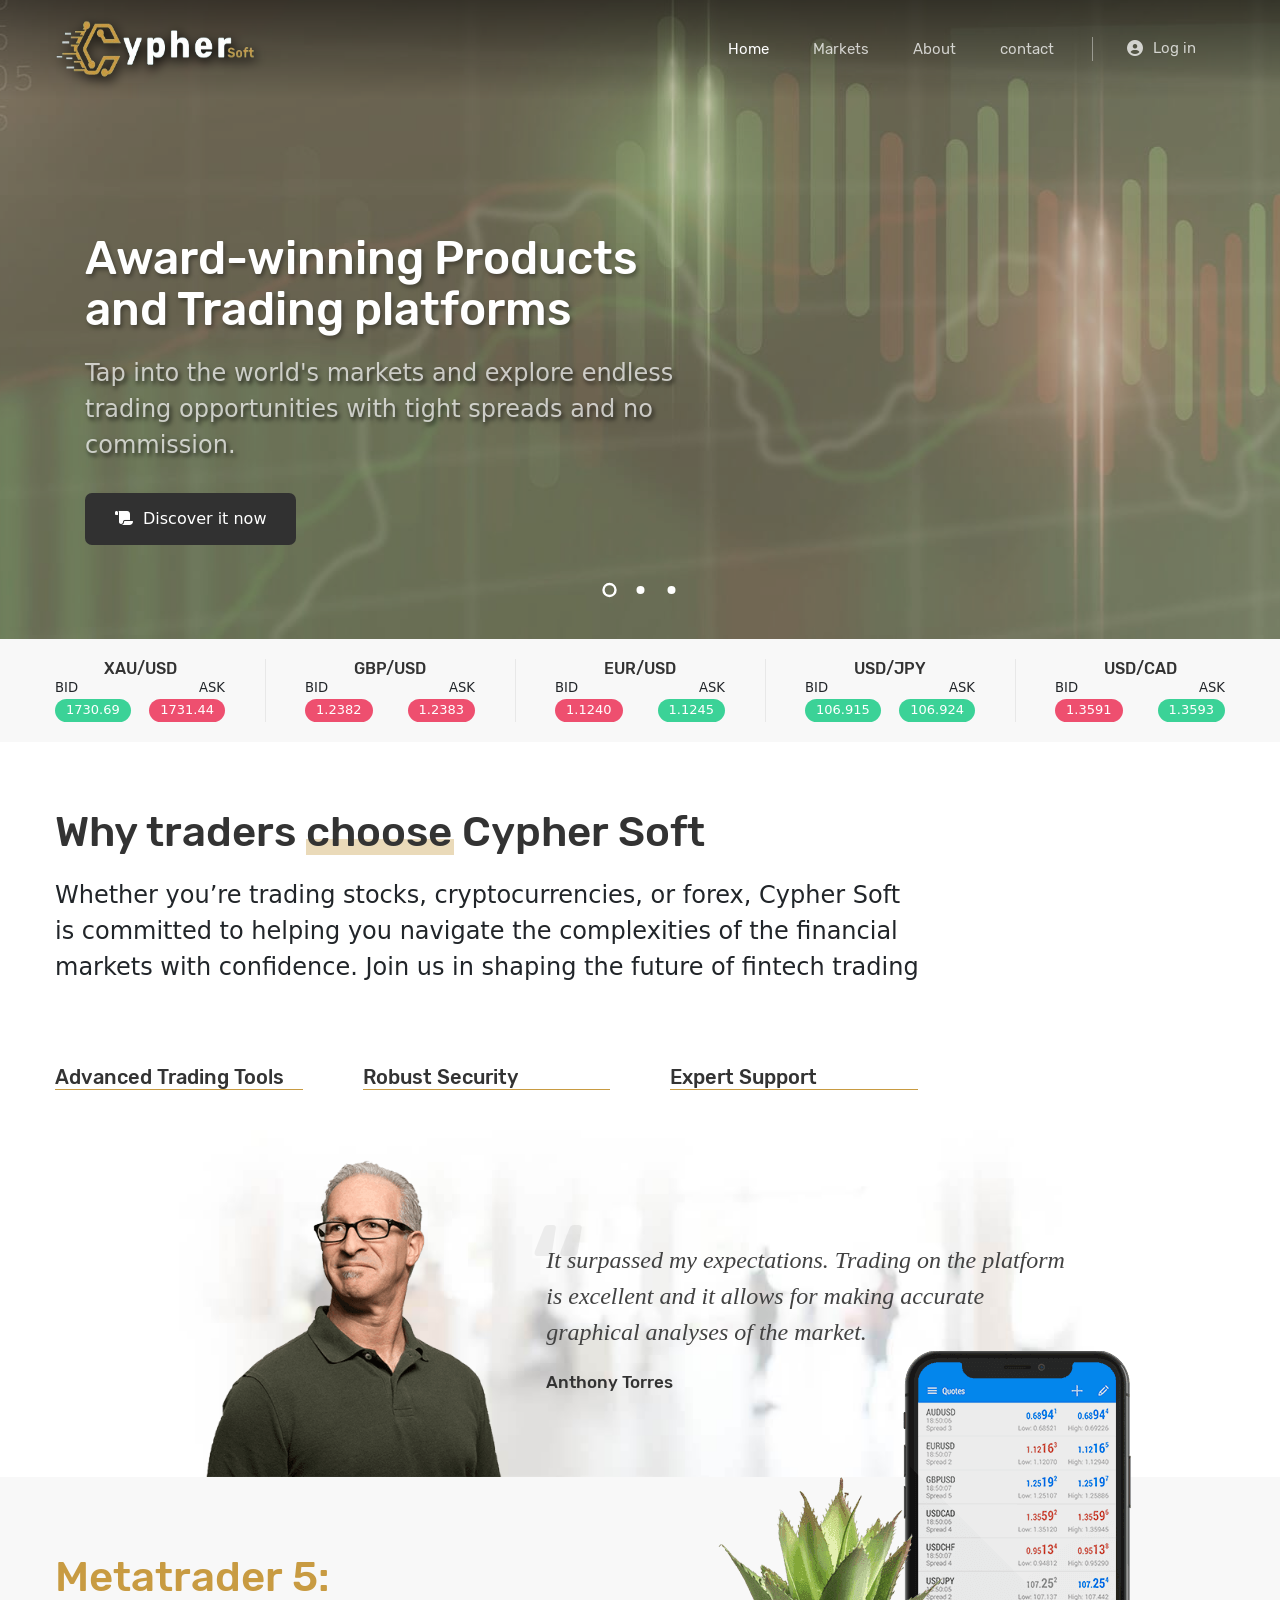
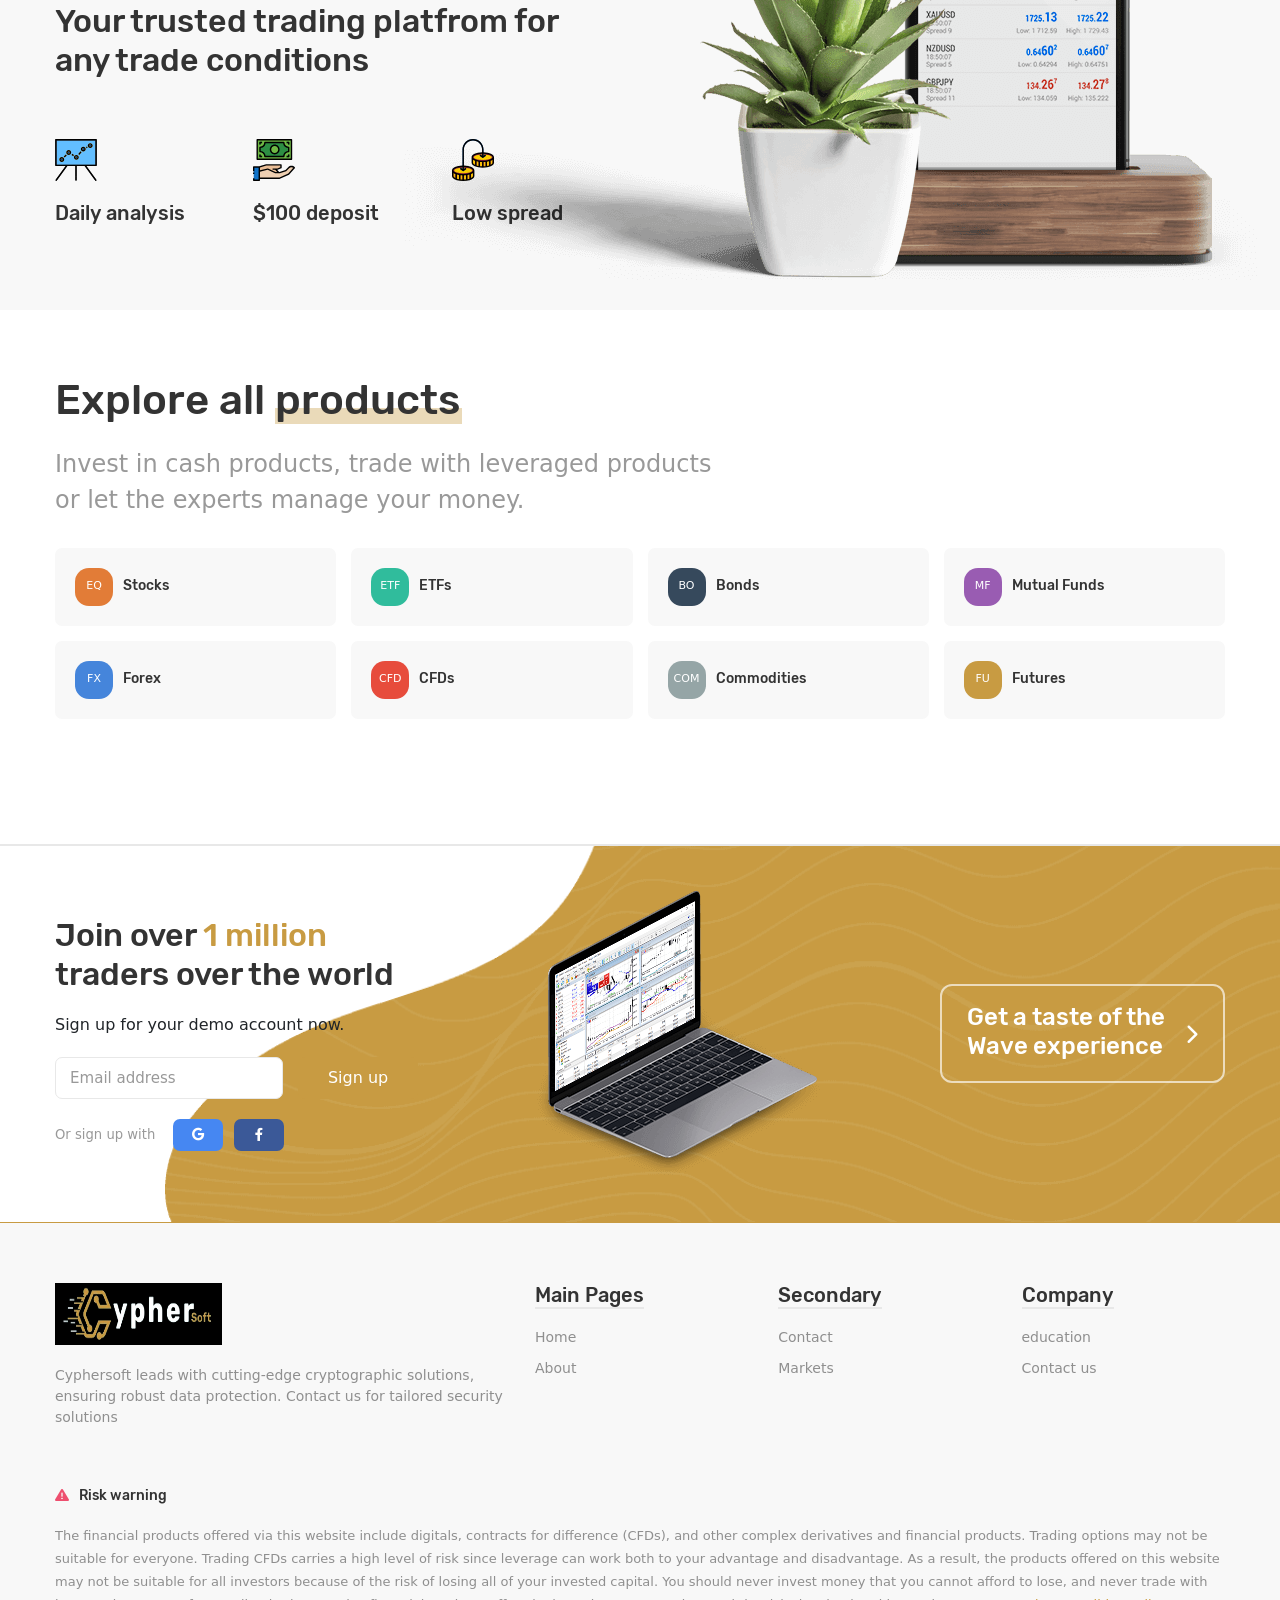
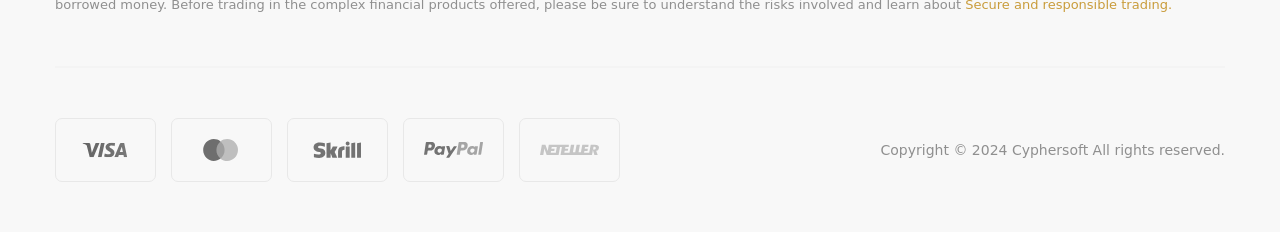
<file: index.html>
<!doctype html>
<html lang="en">

<head>
    <!-- meta tags -->
    <meta charset="utf-8">
    <meta name="viewport" content="width=device-width, initial-scale=1">
    <meta name="description" content="Premium HTML5 Template by Indonez">
    <meta name="keywords" content="blockit, uikit3, indonez, handlebars, scss, javascript">
    <meta name="author" content="Indonez">
    <meta name="theme-color" content="#FCB42D">
    <!-- preload assets -->
    <link rel="preload" href="fonts/fa-brands-400.woff2" as="font" type="font/woff2" crossorigin>
    <link rel="preload" href="fonts/fa-solid-900.woff2" as="font" type="font/woff2" crossorigin>
    <link rel="preload" href="fonts/rubik-v9-latin-regular.woff2" as="font" type="font/woff2" crossorigin>
    <link rel="preload" href="fonts/rubik-v9-latin-500.woff2" as="font" type="font/woff2" crossorigin>
    <link rel="preload" href="fonts/rubik-v9-latin-300.woff2" as="font" type="font/woff2" crossorigin>
    <link rel="preload" href="css/style.css" as="style">
    <link rel="preload" href="js/vendors/uikit.min.js" as="script">
    <link rel="preload" href="js/utilities.min.js" as="script">
    <link rel="preload" href="js/config-theme.js" as="script">
    <link href="https://cdn.jsdelivr.net/npm/bootstrap@5.2.3/dist/css/bootstrap.min.css" rel="stylesheet" integrity="sha384-rbsA2VBKQhggwzxH7pPCaAqO46MgnOM80zW1RWuH61DGLwZJEdK2Kadq2F9CUG65" crossorigin="anonymous">

    <!-- stylesheet -->
    <link rel="stylesheet" href="css/style.css">
    <!-- uikit -->
    <script src="js/vendors/uikit.min.js"></script>
    <!-- favicon -->
    <link rel="shortcut icon" href="img/favicon.ico" type="image/x-icon">
    <!-- touch icon -->
    <link rel="apple-touch-icon-precomposed" href="img/apple-touch-icon.png">
    <title>cypher Soft</title>
</head>

<body>
    <!-- page loader begin -->
    <div class="page-loader">
        <div></div>
        <div></div>
        <div></div>
    </div>
    <!-- page loader end -->
    <!-- header begin -->
    <header>
        <div class="uk-section uk-padding-remove-vertical in-header-inverse ">
            <nav class="uk-navbar-container uk-navbar-transparent" data-uk-sticky="show-on-up: true; top: 80; animation: uk-animation-fade">
                <div class="uk-container" data-uk-navbar>
                    <div class="uk-navbar-left uk-width-expand uk-flex uk-flex-between">
                        <a class="uk-navbar-item uk-logo" href="index.html" >
                            <img src="img/logo.png" alt="logo" width="134" height="50" style="filter: drop-shadow(2px 4px 6px black);height: 58px; width: 202px;">
                        </a>
                        <ul class="uk-navbar-nav uk-visible@m">
                            <li><a href="index.html">Home</span></a>
                            </li>
                            <li><a href="markets.html">Markets</a>
                            </li>
                            <li><a href="about.html">About</span></a>
                            </li>
                            <li><a href="contact.html">contact</a>
                            </li>
                        </ul>
                    </div>
                    <div class="uk-navbar-right uk-width-auto">
                        <div class="uk-navbar-item uk-visible@m">
                            <div class="in-optional-nav">
                                <a href="signin.html" class="uk-button uk-button-text"><i class="fas fa-user-circle uk-margin-small-right"></i>Log in</a>
                                <!-- <a href="#" class="uk-button uk-button-primary uk-button-small uk-border-pill">Sign up</a> -->
                            </div>
                        </div>
                    </div>
                </div>
            </nav>
            <!-- <div class="uk-container">
                <div class="uk-grid">
                    <div class="uk-width-1-1">
                        <div class="uk-card uk-card-secondary uk-card-small uk-card-body uk-border-rounded">
                            <div class="uk-grid uk-text-small" data-uk-grid>
                                <div class="uk-width-3-4@m uk-visible@m">
                                    <p>Trading involves substantial risk and may result in the loss of your invested/greater that your invested capital, respectively.</p>
                                </div>
                                <div class="uk-width-expand@m uk-text-center uk-text-right@m">
                                    <a class="uk-margin-right" href="#"><i class="fas fa-comment-alt uk-margin-small-right"></i>Live Chat</a>
                                    <a href="#"><i class="fas fa-phone-alt uk-margin-small-right uk-margin-small-left"></i>1-800-123-4567</a>
                                </div>
                            </div>
                        </div>
                    </div>
                </div>
            </div> -->
        </div>  
    </header>
    <!-- header end -->
    <main>
    <!-- slideshow content begin -->
    <div class="uk-section uk-padding-remove-vertical in-slideshow-gradient">
        <div class="in-slideshow" data-uk-slideshow>
            <ul class="uk-slideshow-items uk-light">
                <li>
        <div class="uk-position-cover">
            <img src="img/in-lazy.gif" data-src="img/in-slideshow-image-3.jpg" alt="slideshow-image" data-uk-cover width="1920" height="700" data-uk-img>
        </div>                
        <span></span>
        <div class="uk-container">
            <div class="uk-grid" data-uk-grid>
                <div class="uk-width-3-5@m">
                    <div class="uk-overlay">
                        <h1>Award-winning Products and Trading platforms</h1>
                        <p class="uk-text-lead uk-visible@m">Tap into the world's markets and explore endless trading opportunities with tight spreads and no commission.</p>
                        <a href="#" class="uk-button uk-button-primary uk-border-rounded uk-visible@m"><i class="fas fa-scroll uk-margin-small-right"></i>Discover it now</a>
                    </div>
                </div>
            </div>
        </div>
    </li> <li>
        <div class="uk-position-cover">
            <img src="img/in-lazy.gif" data-src="img/in-slideshow-image-4.jpg" alt="slideshow-image" data-uk-cover width="1920" height="700" data-uk-img>
        </div>                
        <span></span>
        <div class="uk-container">
            <div class="uk-grid" data-uk-grid>
                <div class="uk-width-3-5@m">
                    <div class="uk-overlay">
                        <h1>Your First Steps into the Financial Markets</h1>
                        <p class="uk-text-lead uk-visible@m">A range of cutting-edge educational tools designed to develop your trading skills of the financial markets.</p>
                        <a href="#" class="uk-button uk-button-primary uk-border-rounded uk-visible@m"><i class="fas fa-scroll uk-margin-small-right"></i>Discover it now</a>
                    </div>
                </div>
            </div>
        </div>
    </li> <li>
        <div class="uk-position-cover">
            <img src="img/in-lazy.gif" data-src="img/in-slideshow-image-1.jpg" alt="slideshow-image" data-uk-cover width="1920" height="700" data-uk-img>
        </div>                
        <span></span>
        <div class="uk-container">
            <div class="uk-grid" data-uk-grid>
                <div class="uk-width-3-5@m">
                    <div class="uk-overlay">
                        <h1>Trade Shares and Forex with Financial Thinking</h1>
                        <p class="uk-text-lead uk-visible@m">Access 40,000+ instruments – across asset classes – to trade, hedge and invest from a single account.</p>
                        <a href="#" class="uk-button uk-button-primary uk-border-rounded uk-visible@m"><i class="fas fa-scroll uk-margin-small-right"></i>Discover it now</a>
                    </div>
                </div>
            </div>
        </div>
    </li>
            </ul>
            <div class="uk-container uk-light">
                <ul class="uk-slideshow-nav uk-dotnav uk-position-bottom-center"></ul>
            </div>
        </div>
    </div>
    <!-- slideshow content end -->
    <!-- section content begin -->
    <div class="uk-section uk-section-muted uk-section-xsmall in-wave-11">
        <div class="uk-container">
            <div class="uk-grid">
                <div class="uk-width-1-1">
                    <div data-uk-slider="autoplay: true; autoplay-interval: 5000">
                        <ul class="uk-grid-divider uk-child-width-1-3@s uk-child-width-1-5@m uk-slider-items" data-uk-grid>
                            <li>
                                <div class="uk-grid uk-grid-small">
                                    <div class="uk-width-1-1 uk-text-center">
                                        <h5>XAU/USD</h5>
                                    </div>
                                    <div class="uk-width-1-2">
                                        <p class="uk-text-small uk-text-uppercase uk-margin-remove">Bid</p>
                                        <span class="uk-label in-label-small uk-label-success">1730.69</span>
                                    </div>
                                    <div class="uk-width-1-2 uk-text-right">
                                        <p class="uk-text-small uk-text-uppercase uk-margin-remove">Ask</p>
                                        <span class="uk-label in-label-small uk-label-danger">1731.44</span>
                                    </div>
                                </div>
                            </li>
                            <li>
                                <div class="uk-grid uk-grid-small">
                                    <div class="uk-width-1-1 uk-text-center">
                                        <h5>GBP/USD</h5>
                                    </div>
                                    <div class="uk-width-1-2">
                                        <p class="uk-text-small uk-text-uppercase uk-margin-remove">Bid</p>
                                        <span class="uk-label in-label-small uk-label-danger">1.2382</span>
                                    </div>
                                    <div class="uk-width-1-2 uk-text-right">
                                        <p class="uk-text-small uk-text-uppercase uk-margin-remove">Ask</p>
                                        <span class="uk-label in-label-small uk-label-danger">1.2383</span>
                                    </div>
                                </div>
                            </li>
                            <li>
                                <div class="uk-grid uk-grid-small">
                                    <div class="uk-width-1-1 uk-text-center">
                                        <h5>EUR/USD</h5>
                                    </div>
                                    <div class="uk-width-1-2">
                                        <p class="uk-text-small uk-text-uppercase uk-margin-remove">Bid</p>
                                        <span class="uk-label in-label-small uk-label-danger">1.1240</span>
                                    </div>
                                    <div class="uk-width-1-2 uk-text-right">
                                        <p class="uk-text-small uk-text-uppercase uk-margin-remove">Ask</p>
                                        <span class="uk-label in-label-small uk-label-success">1.1245</span>
                                    </div>
                                </div>
                            </li>
                            <li>
                                <div class="uk-grid uk-grid-small">
                                    <div class="uk-width-1-1 uk-text-center">
                                        <h5>USD/JPY</h5>
                                    </div>
                                    <div class="uk-width-1-2">
                                        <p class="uk-text-small uk-text-uppercase uk-margin-remove">Bid</p>
                                        <span class="uk-label in-label-small uk-label-success">106.915</span>
                                    </div>
                                    <div class="uk-width-1-2 uk-text-right">
                                        <p class="uk-text-small uk-text-uppercase uk-margin-remove">Ask</p>
                                        <span class="uk-label in-label-small uk-label-success">106.924</span>
                                    </div>
                                </div>
                            </li>
                            <li>
                                <div class="uk-grid uk-grid-small">
                                    <div class="uk-width-1-1 uk-text-center">
                                        <h5>USD/CAD</h5>
                                    </div>
                                    <div class="uk-width-1-2">
                                        <p class="uk-text-small uk-text-uppercase uk-margin-remove">Bid</p>
                                        <span class="uk-label in-label-small uk-label-danger">1.3591</span>
                                    </div>
                                    <div class="uk-width-1-2 uk-text-right">
                                        <p class="uk-text-small uk-text-uppercase uk-margin-remove">Ask</p>
                                        <span class="uk-label in-label-small uk-label-success">1.3593</span>
                                    </div>
                                </div>
                            </li>
                            <li>
                                <div class="uk-grid uk-grid-small">
                                    <div class="uk-width-1-1 uk-text-center">
                                        <h5>USD/CHF</h5>
                                    </div>
                                    <div class="uk-width-1-2">
                                        <p class="uk-text-small uk-text-uppercase uk-margin-remove">Bid</p>
                                        <span class="uk-label in-label-small uk-label-danger">0.9506</span>
                                    </div>
                                    <div class="uk-width-1-2 uk-text-right">
                                        <p class="uk-text-small uk-text-uppercase uk-margin-remove">Ask</p>
                                        <span class="uk-label in-label-small uk-label-success">0.9508</span>
                                    </div>
                                </div>
                            </li>
                            <li>
                                <div class="uk-grid uk-grid-small">
                                    <div class="uk-width-1-1 uk-text-center">
                                        <h5>AUD/USD</h5>
                                    </div>
                                    <div class="uk-width-1-2">
                                        <p class="uk-text-small uk-text-uppercase uk-margin-remove">Bid</p>
                                        <span class="uk-label in-label-small uk-label-success">0.6868</span>
                                    </div>
                                    <div class="uk-width-1-2 uk-text-right">
                                        <p class="uk-text-small uk-text-uppercase uk-margin-remove">Ask</p>
                                        <span class="uk-label in-label-small uk-label-danger">0.6869</span>
                                    </div>
                                </div>
                            </li>
                        </ul>
                    </div>
                </div>
            </div>
        </div>
    </div>
    <!-- section content end -->
    <!-- section content begin -->
    <div class="uk-section in-wave-12 in-offset-bottom-60">
        <div class="uk-container">
            <div class="uk-grid">
                <div class="uk-width-3-4@m">
                    <h1 class="uk-margin-remove-bottom">Why traders <span class="in-highlight">choose</span> Cypher Soft</h1>
                    <p style="font-size: 1.5em;">Whether you’re trading stocks, cryptocurrencies, or forex, Cypher Soft is committed to helping you navigate the complexities of the financial markets with confidence. Join us in shaping the future of fintech trading</p>
                </div>
            </div>
            <div class="uk-grid-large uk-child-width-1-2@s uk-child-width-1-4@m uk-margin-large-top" data-uk-grid>
                <div> 
                    <div class="in-wave-12-counter">
                        <h4 class="uk-margin-top uk-margin-remove-bottom">Advanced Trading Tools</h4>
                        <!-- <p class="uk-text-muted uk-margin-remove-top">Since 2000</p> -->
                    </div>
                </div>
                <div>
                    <div class="in-wave-12-counter">
                        <h4 class="uk-margin-top uk-margin-remove-bottom">Robust Security</h4>
                        <!-- <p class="uk-text-muted uk-margin-remove-top">Since 2005</p> -->
                    </div>
                </div>
                <div>
                    <div class="in-wave-12-counter">
                        <h4 class="uk-margin-top uk-margin-remove-bottom">Expert Support</h4>
                        <!-- <p class="uk-text-muted uk-margin-remove-top">Fast execution</p> -->
                    </div>
                </div>
            </div>
            <div class="uk-grid uk-flex uk-flex-center uk-background-contain uk-background-top-center in-testimoni-wrap" style="background-image: url(img/in-wave-testibg.jpg);">
                <div class="uk-width-3-4@m">
                    <div class="uk-flex uk-flex-middle" data-uk-grid> 
                        <div class="uk-width-1-1 uk-width-auto@m uk-flex-last uk-flex-first@m">
                            <img class="uk-align-center uk-margin-remove-bottom" src="img/blockit/in-testimoni-1.png" alt="client-testimoni" width="300" height="317">
                        </div>
                        <div class="uk-width-1-1 uk-width-expand@m">
                            <blockquote>
                                <p class="uk-margin-bottom uk-text-large">It surpassed my expectations. Trading on the platform is excellent and it allows for making accurate graphical analyses of the market.</p>
                                <footer>Anthony Torres</footer>
                            </blockquote>
                        </div>
                    </div>
                </div>
            </div>
        </div>
    </div>
    <!-- section content end -->
    <!-- section content begin -->
    <div class="uk-section uk-section-muted in-wave-13">
        <div class="uk-container">
            <div class="uk-grid-large uk-position-relative" data-uk-grid>
                <div class="uk-position-bottom-right in-wave-mockup">
                    <img src="img/in-wave-mockup-3.png" alt="wave-mockup" width="860" height="530">
                </div>
                <div class="uk-width-1-2@m">                
                    <h1 class="uk-text-primary uk-margin-remove">Metatrader 5:</h1>
                    <h2 class="uk-margin-remove-top uk-margin-medium-bottom">Your trusted trading platfrom for any trade conditions</h2>
                    <!-- <div class="uk-flex">
                        <a href="#" class="uk-button in-button-app">
                            <i class="fab fa-google-play"></i>
                            <span class="wrapper">Download from<br><span>Play Store</span></span>
                        </a>
                        <a href="#" class="uk-button in-button-app uk-margin-small-left">
                            <i class="fab fa-apple"></i>
                            <span class="wrapper">Download from<br><span>App Store</span></span>
                        </a>
                    </div> -->
                    <div class="uk-child-width-1-3@m uk-margin-large-top" data-uk-grid>
                        <div>
                            <img class="uk-margin-remove-bottom" src="img/in-wave-icon-11.svg" alt="wave-icon" width="42" height="42">
                            <h4 class="uk-margin-top">Daily analysis</h4>
                            <!-- <p>Ducimus temporibus vel assumenda ad fugit culpa vero.</p> -->
                        </div>
                        <div>
                            <img class="uk-margin-remove-bottom" src="img/in-wave-icon-12.svg" alt="wave-icon" width="42" height="42">
                            <h4 class="uk-margin-top">$100 deposit</h4>
                            <!-- <p>Vel assumenda ad fugit culpa provident quaemol alias.</p> -->
                        </div>
                        <div>
                            <img class="uk-margin-remove-bottom" src="img/in-wave-icon-13.svg" alt="wave-icon" width="42" height="42">
                            <h4 class="uk-margin-top">Low spread</h4>
                            <!-- <p>Provident quae vero tenetur alias quod enim voluptates.</p> -->
                        </div>
                    </div>
                </div>
            </div>
        </div>
    </div>
    <!-- section content end -->
    <!-- section content begin -->
    <div class="uk-section in-wave-14">
        <div class="uk-container">
            <div class="uk-grid">
                <div class="uk-width-3-5@m">
                    <h1 class="uk-margin-remove-bottom">Explore all <span class="in-highlight">products</span></h1>
                    <p class="uk-text-lead uk-text-muted">Invest in cash products, trade with leveraged products or let the experts manage your money.</p>
                </div>
                <div class="uk-width-1-1@m">
                    <div class="uk-grid uk-grid-small uk-child-width-1-2@s uk-child-width-1-4@m uk-margin-medium-top in-wave-14-products" data-uk-grid>
                        <div>
                            <div class="uk-card uk-card-body uk-card-small uk-card-default uk-border-rounded uk-flex uk-flex-middle">
                                <div class="uk-margin-small-right">
                                    <i class="in-icon-wrap small orange">EQ</i>
                                </div>
                                <div>
                                    <h6 class="uk-margin-remove">Stocks</h6>
                                </div>
                            </div>
                        </div>
                        <div>
                            <div class="uk-card uk-card-body uk-card-small uk-card-default uk-border-rounded uk-flex uk-flex-middle">
                                <div class="uk-margin-small-right">
                                    <i class="in-icon-wrap small green">ETF</i>
                                </div>
                                <div>
                                    <h6 class="uk-margin-remove">ETFs</h6>
                                </div>
                            </div>
                        </div>
                        <div>
                            <div class="uk-card uk-card-body uk-card-small uk-card-default uk-border-rounded uk-flex uk-flex-middle">
                                <div class="uk-margin-small-right">
                                    <i class="in-icon-wrap small navy">BO</i>
                                </div>
                                <div>
                                    <h6 class="uk-margin-remove">Bonds</h6>
                                </div>
                            </div>
                        </div>
                        <div>
                            <div class="uk-card uk-card-body uk-card-small uk-card-default uk-border-rounded uk-flex uk-flex-middle">
                                <div class="uk-margin-small-right">
                                    <i class="in-icon-wrap small purple">MF</i>
                                </div>
                                <div>
                                    <h6 class="uk-margin-remove">Mutual Funds</h6>
                                </div>
                            </div>
                        </div>
                        <div>
                            <div class="uk-card uk-card-body uk-card-small uk-card-default uk-border-rounded uk-flex uk-flex-middle">
                                <div class="uk-margin-small-right">
                                    <i class="in-icon-wrap small blue">FX</i>
                                </div>
                                <div>
                                    <h6 class="uk-margin-remove">Forex</h6>
                                </div>
                            </div>
                        </div>
                        <div>
                            <div class="uk-card uk-card-body uk-card-small uk-card-default uk-border-rounded uk-flex uk-flex-middle">
                                <div class="uk-margin-small-right">
                                    <i class="in-icon-wrap small red">CFD</i>
                                </div>
                                <div>
                                    <h6 class="uk-margin-remove">CFDs</h6>
                                </div>
                            </div>
                        </div>
                        <div>
                            <div class="uk-card uk-card-body uk-card-small uk-card-default uk-border-rounded uk-flex uk-flex-middle">
                                <div class="uk-margin-small-right">
                                    <i class="in-icon-wrap small grey">COM</i>
                                </div>
                                <div>
                                    <h6 class="uk-margin-remove">Commodities</h6>
                                </div>
                            </div>
                        </div>
                        <div>
                            <div class="uk-card uk-card-body uk-card-small uk-card-default uk-border-rounded uk-flex uk-flex-middle">
                                <div class="uk-margin-small-right">
                                    <i class="in-icon-wrap small gold">FU</i>
                                </div>
                                <div>
                                    <h6 class="uk-margin-remove">Futures</h6>
                                </div>
                            </div>
                        </div>
                    </div>
                    <div class="uk-grid uk-flex uk-flex-center uk-margin-large-top">

                    </div>
                </div>
            </div>
        </div>
    </div>
    <!-- section content end -->
    <!-- section content begin -->
    <div class="uk-section uk-section-default uk-background-contain uk-background-center-right in-wave-15 in-offset-bottom-30" style="background-image: url(img/in-wave-background-3.png);">    
        <div class="uk-container">
            <div class="uk-grid uk-flex uk-flex-middle">
                <div class="uk-width-1-2@s uk-width-1-3@m">
                    <h2>Join over <span class="uk-text-primary">1 million</span> traders over the world</h2>
                    <p>Sign up for your demo account now.</p>
                    <form class="uk-grid-small" data-uk-grid>
                        <div class="uk-width-1-1 uk-width-expand@s">
                            <input class="uk-input uk-border-rounded" type="text" placeholder="Email address">
                        </div>
                        <div class="uk-width-1-1 uk-width-auto@s">
                            <button class="uk-button uk-button-primary uk-border-rounded uk-width-expand">Sign up</button>
                        </div>
                    </form>
                    <div class="uk-margin-top">
                        <span class="uk-text-small uk-text-muted uk-margin-small-right">Or sign up with</span>
                        <a class="uk-button uk-button-primary uk-button-small color-google" href="#"><i class="fab fa-google"></i></a>
                        <a class="uk-button uk-button-primary uk-button-small color-facebook" href="#"><i class="fab fa-facebook-f"></i></a>
                    </div>
                </div>
                <div class="uk-width-1-2@s uk-width-expand@m uk-flex uk-flex-center in-margin-medium-top@s">
                    <img src="img/in-wave-mockup-4.png" alt="wave-mockup" width="292" height="286">
                </div>
                <div class="uk-width-auto@m uk-visible@m">
                    <a class="uk-flex uk-flex-middle uk-light in-wave-15-button" href="#">
                        <h3>Get a taste of the<br>Wave experience</h3>
                        <i class="fas fa-chevron-right fa-lg uk-margin-left"></i>
                    </a>
                </div>
            </div>
        </div>
    </div>
    <!-- section content end -->
    </main>
    <!-- footer begin -->
    <footer>
        <div class="uk-section uk-section-muted uk-padding-large uk-padding-remove-horizontal uk-margin-medium-top">
            <div class="uk-container">
                <div class="uk-grid-medium" data-uk-grid="">
                    <div class="uk-width-expand@m">
                        <div class="footer-logo">
                            <img class="uk-display-block bg-black py-1 px-2" src="img/logo.png" alt="footer-logo"  style="height: 62px;width: 167px;">
                        </div>
                        <!-- <p class="uk-text-large uk-margin-small-top">Trade with financial thinking.</p> -->
                        <p class="uk-visible@m">Cyphersoft leads with cutting-edge cryptographic solutions, ensuring robust data protection.
                            Contact us for tailored security solutions
                        </p>
                    </div>
                    <div class="uk-width-3-5@m">
                        <div class="uk-child-width-1-3@s uk-child-width-1-3@m" data-uk-grid="">
                            <div>
                                <h4><span>Main Pages</span></h4>
                                <ul class="uk-list uk-link-text">
                                    <li><a href="#">Home</a></li>
                                    <li><a href="#">About</a></li>
                                </ul>
                            </div>
                            <div>
                                <h4><span>Secondary</span></h4>
                                <ul class="uk-list uk-link-text">
                                    <li><a href="contact.html">Contact</a></li>
                                    <li><a href="markets.html">Markets</a></li>
                                </ul>
                            </div>
                            <div>
                                <h4><span>Company</span></h4>
                                <ul class="uk-list uk-link-text">
                                    <li><a href="education.html">education</a></li>
                                    <li><a href="contact.html">Contact us</a></li>
                                </ul>
                            </div>
                        </div>
                    </div>
                    <div class="uk-width-1-1 uk-margin-large-top in-offset-bottom-10 uk-grid-margin uk-first-column">
                        <h6><i class="fas fa-exclamation-triangle uk-text-danger uk-margin-small-right"></i>Risk warning</h6>
                        <p class="uk-text-small">The financial products offered via this website include digitals, contracts for difference (CFDs), and other complex derivatives and financial products. Trading options may not be suitable for everyone. Trading CFDs carries a high level of risk since leverage can work both to your advantage and disadvantage. As a result, the products offered on this website may not be suitable for all investors because of the risk of losing all of your invested capital. You should never invest money that you cannot afford to lose, and never trade with borrowed money. Before trading in the complex financial products offered, please be sure to understand the risks involved and learn about <a href="#">Secure and responsible trading.</a></p>
                        <hr>
                        <div class="uk-grid uk-flex uk-flex-middle" data-uk-grid="">
                            <div class="uk-width-1-2@m uk-first-column">
                                <div class="uk-grid-small uk-flex uk-child-width-1-4@s uk-child-width-1-5@m in-payment-method uk-text-center uk-grid" data-uk-grid="">
                                    <div class="uk-first-column">
                                        <div class="uk-card uk-card-default uk-card-small uk-card-body">
                                            <img src="img/in-wave-visa.svg" data-src="img/in-wave-visa.svg" alt="wave-payment" width="59" height="22" data-uk-img="">
                                        </div>
                                    </div>
                                    <div>
                                        <div class="uk-card uk-card-default uk-card-small uk-card-body">
                                            <img src="img/in-wave-mastercard.svg" data-src="img/in-wave-mastercard.svg" alt="wave-payment" width="59" height="22" data-uk-img="">
                                        </div>
                                    </div>
                                    <div>
                                        <div class="uk-card uk-card-default uk-card-small uk-card-body">
                                            <img src="img/in-wave-skrill.svg" data-src="img/in-wave-skrill.svg" alt="wave-payment" width="59" height="22" data-uk-img="">
                                        </div>
                                    </div>
                                    <div>
                                        <div class="uk-card uk-card-default uk-card-small uk-card-body">
                                            <img src="img/in-wave-paypal.svg" data-src="img/in-wave-paypal.svg" alt="wave-payment" width="59" height="22" data-uk-img="">
                                        </div>
                                    </div>
                                    <div>
                                        <div class="uk-card uk-card-default uk-card-small uk-card-body uk-visible@m">
                                            <img src="img/in-wave-neteller.svg" data-src="img/in-wave-neteller.svg" alt="wave-payment" width="59" height="22" data-uk-img="">
                                        </div>
                                    </div>
                                </div>
                            </div>
                            <div class="uk-width-expand@m uk-text-right@m">
                                <p class="copyright-text">Copyright © 2024 Cyphersoft All rights reserved.</p>
                            </div>
                        </div>
                    </div>
                </div>
            </div>        
        </div>
    </footer>
    <!-- footer end -->
    <!-- to top begin -->
    <a href="#" class="to-top uk-visible@m" data-uk-scroll>
        Top<i class="fas fa-chevron-up" ></i>
    </a>
    <!-- to top end -->
    <!-- javascript -->
    <script src="js/utilities.min.js"></script>
    <script src="js/config-theme.js"></script>
</body>

</html>
</file>
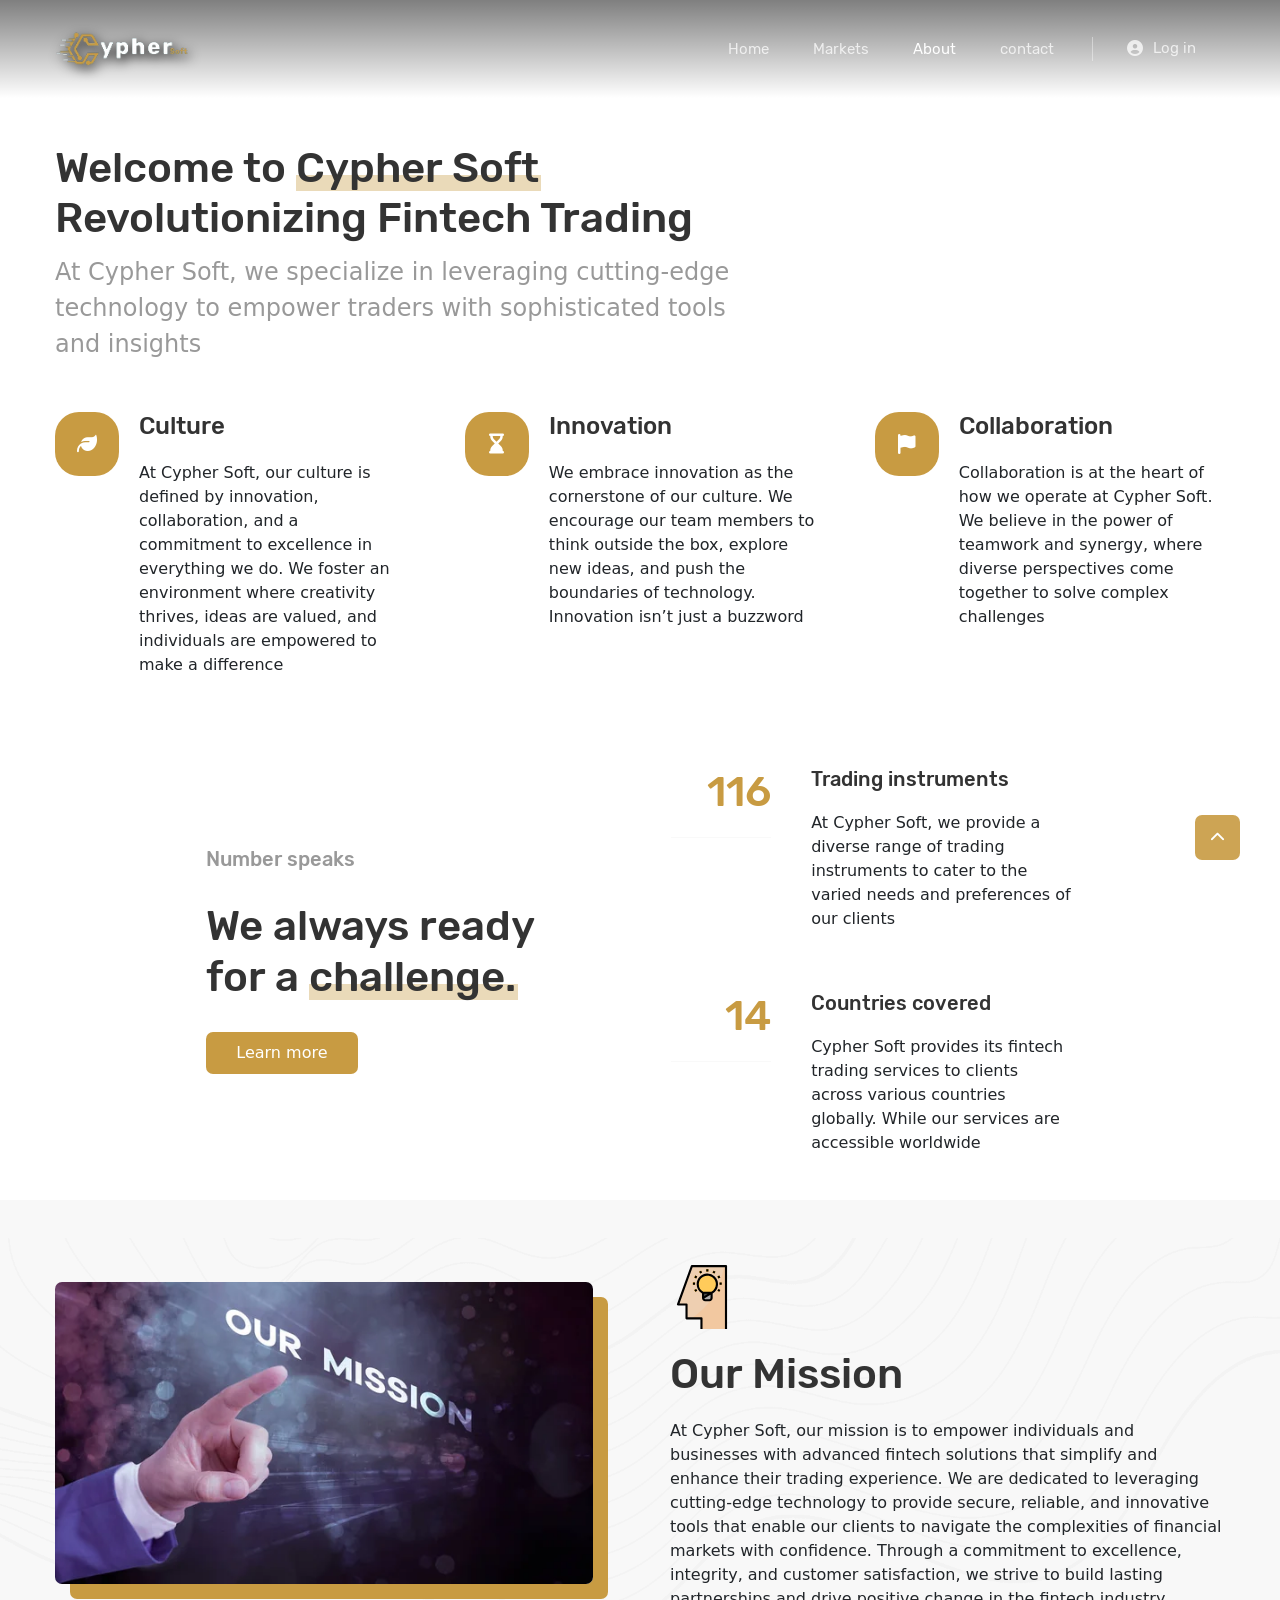
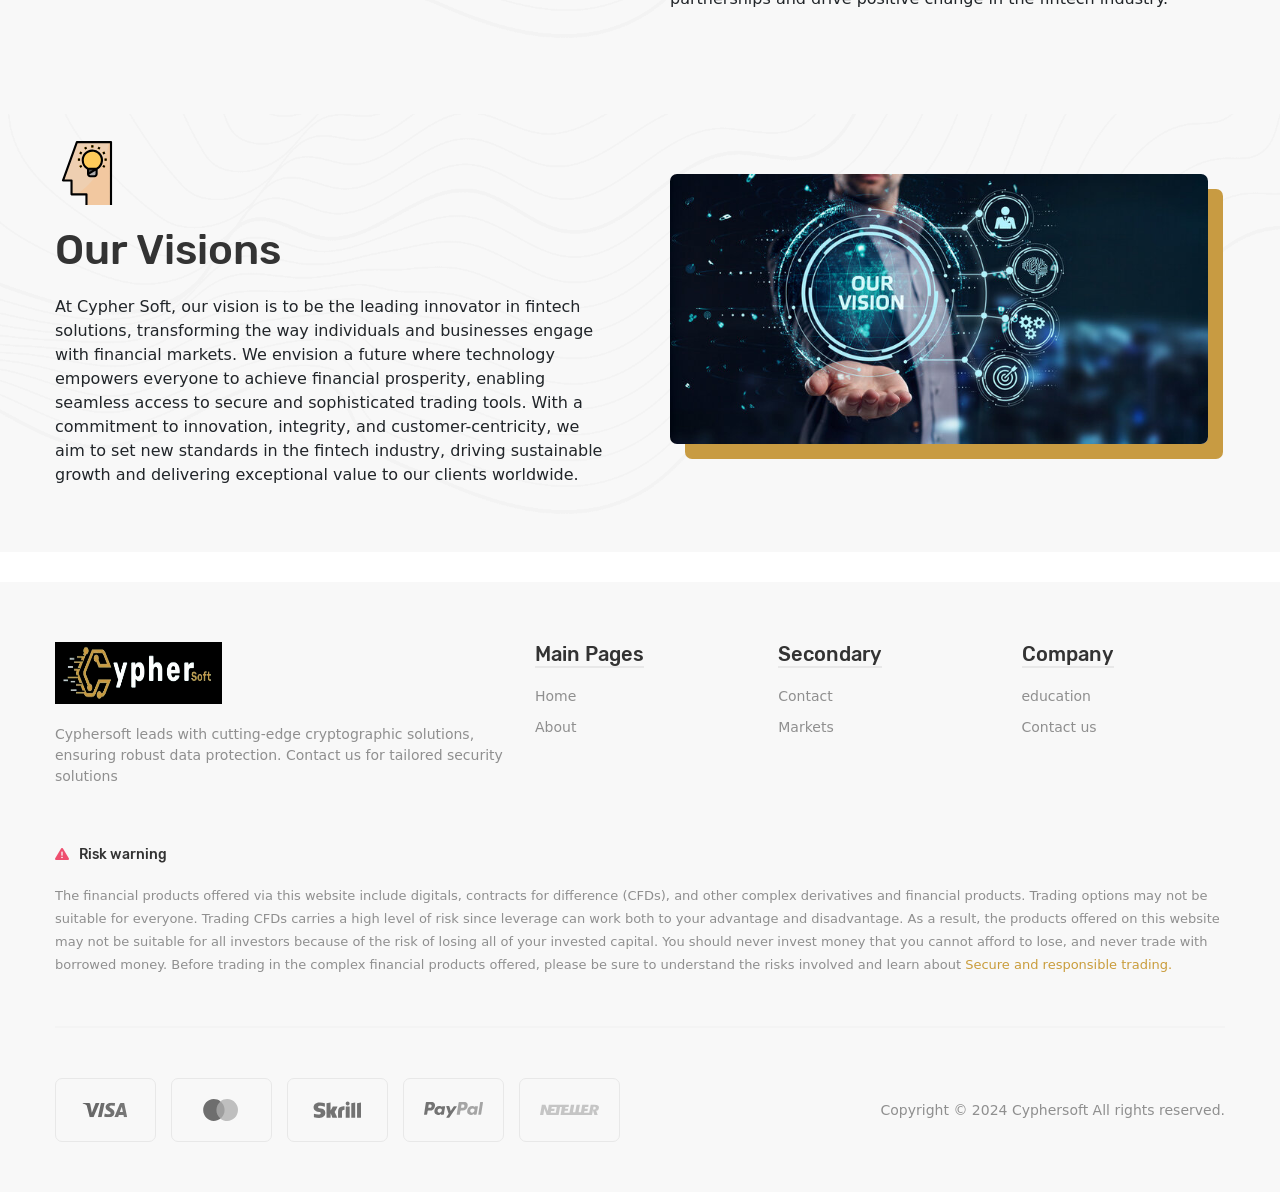
<file: about.html>
<!doctype html>
<html lang="en">

<head>
    <!-- meta tags -->
    <meta charset="utf-8">
    <meta name="viewport" content="width=device-width, initial-scale=1">
    <meta name="description" content="Premium HTML5 Template by Indonez">
    <meta name="keywords" content="blockit, uikit3, indonez, handlebars, scss, javascript">
    <meta name="author" content="Indonez">
    <meta name="theme-color" content="#FCB42D">
    <!-- preload assets -->
    <link rel="preload" href="fonts/fa-brands-400.woff2" as="font" type="font/woff2" crossorigin>
    <link rel="preload" href="fonts/fa-solid-900.woff2" as="font" type="font/woff2" crossorigin>
    <link rel="preload" href="fonts/rubik-v9-latin-regular.woff2" as="font" type="font/woff2" crossorigin>
    <link rel="preload" href="fonts/rubik-v9-latin-500.woff2" as="font" type="font/woff2" crossorigin>
    <link rel="preload" href="fonts/rubik-v9-latin-300.woff2" as="font" type="font/woff2" crossorigin>
    <link rel="preload" href="css/style.css" as="style">
    <link rel="preload" href="js/vendors/uikit.min.js" as="script">
    <link rel="preload" href="js/utilities.min.js" as="script">
    <link rel="preload" href="js/config-theme.js" as="script">
    <link href="https://cdn.jsdelivr.net/npm/bootstrap@5.2.3/dist/css/bootstrap.min.css" rel="stylesheet" integrity="sha384-rbsA2VBKQhggwzxH7pPCaAqO46MgnOM80zW1RWuH61DGLwZJEdK2Kadq2F9CUG65" crossorigin="anonymous">

    <!-- stylesheet -->
    <link rel="stylesheet" href="css/style.css">
    <!-- uikit -->
    <script src="js/vendors/uikit.min.js"></script>
    <!-- favicon -->
    <link rel="shortcut icon" href="img/favicon.ico" type="image/x-icon">
    <!-- touch icon -->
    <link rel="apple-touch-icon-precomposed" href="img/apple-touch-icon.png">
    <title>cypher Soft</title>
</head>

<body>
    <!-- page loader begin -->
    <div class="page-loader">
        <div></div>
        <div></div>
        <div></div>
    </div>
    <!-- page loader end -->
    <!-- header begin -->
    <header>
        <div class="uk-section uk-padding-remove-vertical in-header-inverse ">
            <nav class="uk-navbar-container uk-navbar-transparent" data-uk-sticky="show-on-up: true; top: 80; animation: uk-animation-fade">
                <div class="uk-container" data-uk-navbar>
                    <div class="uk-navbar-left uk-width-expand uk-flex uk-flex-between">
                        <a class="uk-navbar-item uk-logo" href="index.html" >
                            <img src="img/logo.png" alt="logo" width="134" height="50" style="filter: drop-shadow(2px 4px 6px black);">
                        </a>
                        <ul class="uk-navbar-nav uk-visible@m">
                            <li><a href="index.html">Home</a>
                            </li>
                            <li><a href="markets.html">Markets</a>
                            </li>
                            <li><a href="about.html">About</span></a>
                            </li>
                            <li><a href="contact.html">contact</a>
                            </li>
                        </ul>
                    </div>
                    <div class="uk-navbar-right uk-width-auto">
                        <div class="uk-navbar-item uk-visible@m">
                            <div class="in-optional-nav">
                                <a href="signin.html" class="uk-button uk-button-text"><i class="fas fa-user-circle uk-margin-small-right"></i>Log in</a>
                                <!-- <a href="#" class="uk-button uk-button-primary uk-button-small uk-border-pill">Sign up</a> -->
                            </div>
                        </div>
                    </div>
                </div>
            </nav>
            <!-- <div class="uk-container">
                <div class="uk-grid">
                    <div class="uk-width-1-1">
                        <div class="uk-card uk-card-secondary uk-card-small uk-card-body uk-border-rounded">
                            <div class="uk-grid uk-text-small" data-uk-grid>
                                <div class="uk-width-3-4@m uk-visible@m">
                                    <p>Trading involves substantial risk and may result in the loss of your invested/greater that your invested capital, respectively.</p>
                                </div>
                                <div class="uk-width-expand@m uk-text-center uk-text-right@m">
                                    <a class="uk-margin-right" href="#"><i class="fas fa-comment-alt uk-margin-small-right"></i>Live Chat</a>
                                    <a href="#"><i class="fas fa-phone-alt uk-margin-small-right uk-margin-small-left"></i>1-800-123-4567</a>
                                </div>
                            </div>
                        </div>
                    </div>
                </div>
            </div> -->
        </div>  
    </header>
    <!-- header end -->
    <main>
    <!-- section content begin -->
    <div class="uk-section">
        <div class="uk-container">
            <div class="uk-grid">
                <div class="uk-width-1-1">
                    <div class="uk-width-3-5@m">
                        <h1 class="uk-margin-remove-bottom">Welcome to <span class="in-highlight">Cypher Soft </span>Revolutionizing Fintech Trading</h1>
                        <p class="uk-text-lead uk-text-muted uk-margin-small-top">At Cypher Soft, we specialize in leveraging cutting-edge technology to empower traders with sophisticated tools and insights</p>
                    </div>
                </div>
                <div class="uk-grid uk-grid-large uk-child-width-1-3@m uk-margin-medium-top" data-uk-grid>
                    <div class="uk-flex uk-flex-left">
                        <div class="uk-margin-right">
                        <div class="in-icon-wrap primary-color">
                          <i class="fas fa-leaf fa-lg"></i>
                        </div>
                        </div>
                        <div>
                            <h3>Culture</h3>
                            <p class="uk-margin-remove-bottom">At Cypher Soft, our culture is defined by innovation, collaboration, and a commitment to excellence in everything we do. We foster an environment where creativity thrives, ideas are valued, and individuals are empowered to make a difference</p>
                        </div>
                    </div>
                    <div class="uk-flex uk-flex-left">
                        <div class="uk-margin-right">
                        <div class="in-icon-wrap primary-color">
                            <i class="fas fa-hourglass-end fa-lg"></i>
                        </div>
                        </div>
                        <div>
                            <h3>Innovation</h3>
                            <p class="uk-margin-remove-bottom">We embrace innovation as the cornerstone of our culture. We encourage our team members to think outside the box, explore new ideas, and push the boundaries of technology. Innovation isn’t just a buzzword</p>
                        </div>
                    </div>
                    <div class="uk-flex uk-flex-left">
                        <div class="uk-margin-right">
                        <div class="in-icon-wrap primary-color">
                            <i class="fas fa-flag fa-lg"></i>
                        </div>
                        </div>
                        <div>
                            <h3>Collaboration</h3>
                            <p class="uk-margin-remove-bottom">Collaboration is at the heart of how we operate at Cypher Soft. We believe in the power of teamwork and synergy, where diverse perspectives come together to solve complex challenges</p>
                        </div>
                    </div>
                </div>
            </div>
        </div>
    </div>
    <!-- section content end -->
    <!-- section content begin -->
    <div class="uk-section">
        <div class="uk-container">
            <div class="uk-grid uk-flex uk-flex-center">
                <div class="uk-width-3-4@m">
                    <div class="uk-grid uk-flex uk-flex-middle" data-uk-grid>
                        <div class="uk-width-1-2@m">
                            <h4 class="uk-text-muted">Number speaks</h4>
                            <h1 class="uk-margin-medium-bottom">We always ready<br>for a <span class="in-highlight">challenge.</span></h1>
                            <a href="#" class="uk-button uk-button-primary uk-border-rounded">Learn more</a>
                        </div>
                        <div class="uk-width-1-2@m">
                            <div class="uk-margin-large" data-uk-grid>
                                <div class="uk-width-1-3@m">
                                    <h1 class="uk-text-primary uk-text-right@m">
                                        <span class="count" data-counter-end="213">95%</span>
                                    </h1>
                                    <hr class="uk-divider-small uk-text-right@m">
                                </div>
                                <div class="uk-width-expand@m">
                                    <h4>Trading instruments</h4>
                                    <p>At Cypher Soft, we provide a diverse range of trading instruments to cater to the varied needs and preferences of our clients</p>
                                </div>
                            </div>
                            <div class="uk-margin-large" data-uk-grid>
                                <div class="uk-width-1-3@m">
                                    <h1 class="uk-text-primary uk-text-right@m">
                                        <span class="count" data-counter-end="27">+</span>
                                    </h1>
                                    <hr class="uk-divider-small uk-text-right@m">
                                </div>
                                <div class="uk-width-expand@m">
                                    <h4>Countries covered</h4>
                                    <p>Cypher Soft provides its fintech trading services to clients across various countries globally. While our services are accessible worldwide</p>
                                </div>
                            </div>
                        </div>
                    </div>
                </div>
            </div>
        </div>
    </div>
    <div class="uk-section uk-section-muted uk-background-contain uk-background-center in-wave-3" style="background-image: url(img/in-wave-background-1.png);" data-uk-parallax="bgy: -200">
        <div class="uk-container">
            <div class="uk-grid-large uk-flex uk-flex-middle " data-uk-grid>
                <div class="uk-width-1-2@m order-2">
                    <img class="uk-margin-bottom" src="img/in-lazy.gif" data-src="img/in-wave-icon-5.svg" alt="wave-icon" width="64" height="64" data-uk-img>
                    <h1 class="uk-margin-remove">Our Mission</h1>
                    <p>At Cypher Soft, our mission is to empower individuals and businesses with advanced fintech solutions that simplify and enhance their trading experience. We are dedicated to leveraging cutting-edge technology to provide secure, reliable, and innovative tools that enable our clients to navigate the complexities of financial markets with confidence. Through a commitment to excellence, integrity, and customer satisfaction, we strive to build lasting partnerships and drive positive change in the fintech industry.</p>
                </div>
                <div class="uk-width-1-2@m">
                    <div class="uk-inline uk-dark in-wave-video uk-margin-small-bottom">
                        <img class="uk-border-rounded uk-width-1-1" src="img/in-lazy.gif" data-src="img/mission.jpg" alt="wave-video" width="533" height="355" data-uk-img>
                        <div class="uk-flex-top" data-uk-modal>
                            <div class="uk-modal-dialog uk-width-auto uk-margin-auto-vertical in-iframe">
                                <button class="uk-modal-close-outside" type="button" data-uk-close></button>
                            </div>
                        </div>
                    </div>
                </div>
            </div>
        </div>
    </div>
    <div class="uk-section uk-section-muted uk-background-contain uk-background-center in-wave-3" style="background-image: url(img/in-wave-background-1.png);" data-uk-parallax="bgy: -200">
        <div class="uk-container">
            <div class="uk-grid-large uk-flex uk-flex-middle " data-uk-grid>
                <div class="uk-width-1-2@m">
                    <img class="uk-margin-bottom" src="img/in-lazy.gif" data-src="img/in-wave-icon-5.svg" alt="wave-icon" width="64" height="64" data-uk-img>
                    <h1 class="uk-margin-remove">Our Visions</h1>
                    <p>At Cypher Soft, our vision is to be the leading innovator in fintech solutions, transforming the way individuals and businesses engage with financial markets. We envision a future where technology empowers everyone to achieve financial prosperity, enabling seamless access to secure and sophisticated trading tools. With a commitment to innovation, integrity, and customer-centricity, we aim to set new standards in the fintech industry, driving sustainable growth and delivering exceptional value to our clients worldwide.</p>
                </div>
                <div class="uk-width-1-2@m">
                    <div class="uk-inline uk-dark in-wave-video uk-margin-small-bottom">
                        <img class="uk-border-rounded uk-width-1-1" src="img/in-lazy.gif" data-src="img/vision.jpg" alt="wave-video" width="533" height="355" data-uk-img>
                        <div class="uk-flex-top" data-uk-modal>
                            <div class="uk-modal-dialog uk-width-auto uk-margin-auto-vertical in-iframe">
                                <button class="uk-modal-close-outside" type="button" data-uk-close></button>
                            </div>
                        </div>
                    </div>
                </div>
            </div>
        </div>
    </div>
    <!-- section content end -->
    </main>
    <!-- footer begin -->
    <footer>
        <div class="uk-section uk-section-muted uk-padding-large uk-padding-remove-horizontal uk-margin-medium-top">
            <div class="uk-container">
                <div class="uk-grid-medium" data-uk-grid="">
                    <div class="uk-width-expand@m">
                        <div class="footer-logo">
                            <img class="uk-display-block bg-black py-1 px-2" src="img/logo.png" alt="footer-logo"  style="height: 62px;width: 167px;">
                        </div>
                        <!-- <p class="uk-text-large uk-margin-small-top">Trade with financial thinking.</p> -->
                        <p class="uk-visible@m">Cyphersoft leads with cutting-edge cryptographic solutions, ensuring robust data protection.
                            Contact us for tailored security solutions
                        </p>
                    </div>
                    <div class="uk-width-3-5@m">
                        <div class="uk-child-width-1-3@s uk-child-width-1-3@m" data-uk-grid="">
                            <div>
                                <h4><span>Main Pages</span></h4>
                                <ul class="uk-list uk-link-text">
                                    <li><a href="#">Home</a></li>
                                    <li><a href="#">About</a></li>
                                </ul>
                            </div>
                            <div>
                                <h4><span>Secondary</span></h4>
                                <ul class="uk-list uk-link-text">
                                    <li><a href="contact.html">Contact</a></li>
                                    <li><a href="markets.html">Markets</a></li>
                                </ul>
                            </div>
                            <div>
                                <h4><span>Company</span></h4>
                                <ul class="uk-list uk-link-text">
                                    <li><a href="education.html">education</a></li>
                                    <li><a href="contact.html">Contact us</a></li>
                                </ul>
                            </div>
                        </div>
                    </div>
                    <div class="uk-width-1-1 uk-margin-large-top in-offset-bottom-10 uk-grid-margin uk-first-column">
                        <h6><i class="fas fa-exclamation-triangle uk-text-danger uk-margin-small-right"></i>Risk warning</h6>
                        <p class="uk-text-small">The financial products offered via this website include digitals, contracts for difference (CFDs), and other complex derivatives and financial products. Trading options may not be suitable for everyone. Trading CFDs carries a high level of risk since leverage can work both to your advantage and disadvantage. As a result, the products offered on this website may not be suitable for all investors because of the risk of losing all of your invested capital. You should never invest money that you cannot afford to lose, and never trade with borrowed money. Before trading in the complex financial products offered, please be sure to understand the risks involved and learn about <a href="#">Secure and responsible trading.</a></p>
                        <hr>
                        <div class="uk-grid uk-flex uk-flex-middle" data-uk-grid="">
                            <div class="uk-width-1-2@m uk-first-column">
                                <div class="uk-grid-small uk-flex uk-child-width-1-4@s uk-child-width-1-5@m in-payment-method uk-text-center uk-grid" data-uk-grid="">
                                    <div class="uk-first-column">
                                        <div class="uk-card uk-card-default uk-card-small uk-card-body">
                                            <img src="img/in-wave-visa.svg" data-src="img/in-wave-visa.svg" alt="wave-payment" width="59" height="22" data-uk-img="">
                                        </div>
                                    </div>
                                    <div>
                                        <div class="uk-card uk-card-default uk-card-small uk-card-body">
                                            <img src="img/in-wave-mastercard.svg" data-src="img/in-wave-mastercard.svg" alt="wave-payment" width="59" height="22" data-uk-img="">
                                        </div>
                                    </div>
                                    <div>
                                        <div class="uk-card uk-card-default uk-card-small uk-card-body">
                                            <img src="img/in-wave-skrill.svg" data-src="img/in-wave-skrill.svg" alt="wave-payment" width="59" height="22" data-uk-img="">
                                        </div>
                                    </div>
                                    <div>
                                        <div class="uk-card uk-card-default uk-card-small uk-card-body">
                                            <img src="img/in-wave-paypal.svg" data-src="img/in-wave-paypal.svg" alt="wave-payment" width="59" height="22" data-uk-img="">
                                        </div>
                                    </div>
                                    <div>
                                        <div class="uk-card uk-card-default uk-card-small uk-card-body uk-visible@m">
                                            <img src="img/in-wave-neteller.svg" data-src="img/in-wave-neteller.svg" alt="wave-payment" width="59" height="22" data-uk-img="">
                                        </div>
                                    </div>
                                </div>
                            </div>
                            <div class="uk-width-expand@m uk-text-right@m">
                                <p class="copyright-text">Copyright © 2024 Cyphersoft All rights reserved.</p>
                            </div>
                        </div>
                    </div>
                </div>
            </div>        
        </div>
    </footer>
    <!-- footer end -->
    <!-- to top begin -->
    <a href="#" class="to-top uk-visible@m" data-uk-scroll>
        Top<i class="fas fa-chevron-up" ></i>
    </a>
    <!-- to top end -->
    <!-- javascript -->
    <script src="js/utilities.min.js"></script>
    <script src="js/config-theme.js"></script>
</body>

</html>
</file>
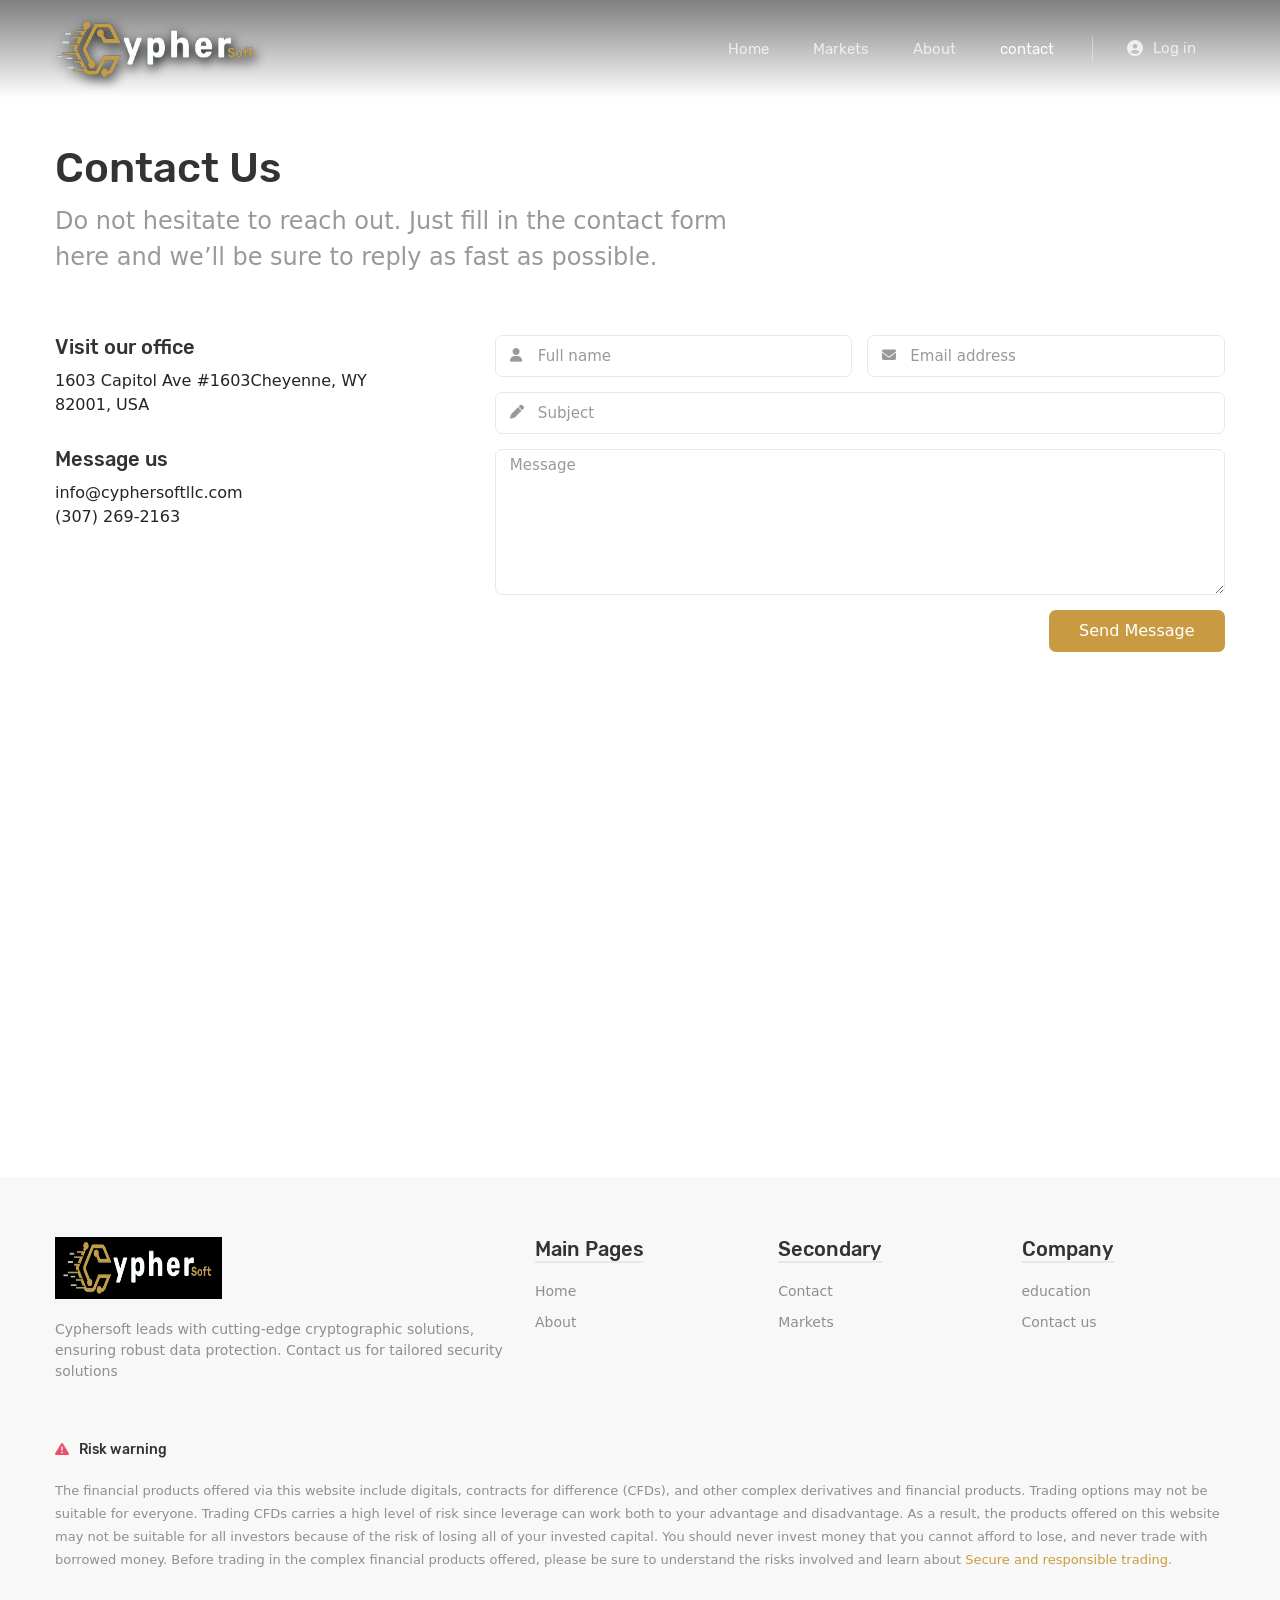
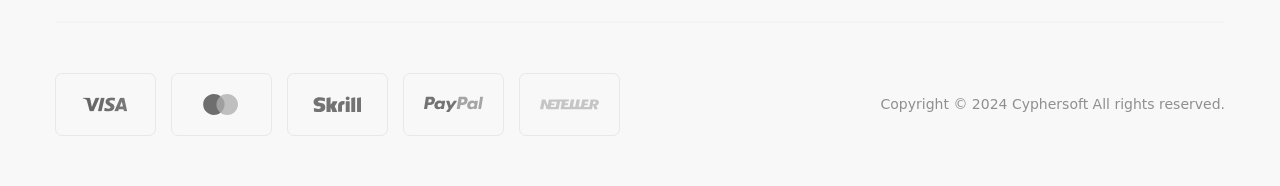
<file: contact.html>
<!doctype html>
<html lang="en">

<head>
    <!-- meta tags -->
    <meta charset="utf-8">
    <meta name="viewport" content="width=device-width, initial-scale=1">
    <meta name="description" content="Premium HTML5 Template by Indonez">
    <meta name="keywords" content="blockit, uikit3, indonez, handlebars, scss, javascript">
    <meta name="author" content="Indonez">
    <meta name="theme-color" content="#FCB42D">
    <!-- preload assets -->
    <link rel="preload" href="fonts/fa-brands-400.woff2" as="font" type="font/woff2" crossorigin>
    <link rel="preload" href="fonts/fa-solid-900.woff2" as="font" type="font/woff2" crossorigin>
    <link rel="preload" href="fonts/rubik-v9-latin-regular.woff2" as="font" type="font/woff2" crossorigin>
    <link rel="preload" href="fonts/rubik-v9-latin-500.woff2" as="font" type="font/woff2" crossorigin>
    <link rel="preload" href="fonts/rubik-v9-latin-300.woff2" as="font" type="font/woff2" crossorigin>
    <link rel="preload" href="css/style.css" as="style">
    <link rel="preload" href="js/vendors/uikit.min.js" as="script">
    <link rel="preload" href="js/utilities.min.js" as="script">
    <link rel="preload" href="js/config-theme.js" as="script">
    <link href="https://cdn.jsdelivr.net/npm/bootstrap@5.2.3/dist/css/bootstrap.min.css" rel="stylesheet" integrity="sha384-rbsA2VBKQhggwzxH7pPCaAqO46MgnOM80zW1RWuH61DGLwZJEdK2Kadq2F9CUG65" crossorigin="anonymous">

    <!-- stylesheet -->
    <link rel="stylesheet" href="css/style.css">
    <!-- uikit -->
    <script src="js/vendors/uikit.min.js"></script>
    <!-- favicon -->
    <link rel="shortcut icon" href="img/favicon.ico" type="image/x-icon">
    <!-- touch icon -->
    <link rel="apple-touch-icon-precomposed" href="img/apple-touch-icon.png">
    <title>cypher Soft</title>
</head>

<body>
    <!-- page loader begin -->
    <div class="page-loader">
        <div></div>
        <div></div>
        <div></div>
    </div>
    <!-- page loader end -->
    <!-- header begin -->
    <header>
        <div class="uk-section uk-padding-remove-vertical in-header-inverse ">
            <nav class="uk-navbar-container uk-navbar-transparent" data-uk-sticky="show-on-up: true; top: 80; animation: uk-animation-fade">
                <div class="uk-container" data-uk-navbar>
                    <div class="uk-navbar-left uk-width-expand uk-flex uk-flex-between">
                        <a class="uk-navbar-item uk-logo" href="index.html" >
                            <img src="img/logo.png" alt="logo" width="134" height="50" style="filter: drop-shadow(2px 4px 6px black);height: 58px; width: 202px;">
                        </a>
                        <ul class="uk-navbar-nav uk-visible@m">
                            <li><a href="index.html">Home</span></a>
                            </li>
                            <li><a href="markets.html">Markets</a>
                            </li>
                            <li><a href="about.html">About</span></a>
                            </li>
                            <li><a href="contact.html">contact</a>
                            </li>
                        </ul>
                    </div>
                    <div class="uk-navbar-right uk-width-auto">
                        <div class="uk-navbar-item uk-visible@m">
                            <div class="in-optional-nav">
                                <a href="signin.html" class="uk-button uk-button-text"><i class="fas fa-user-circle uk-margin-small-right"></i>Log in</a>
                                <!-- <a href="#" class="uk-button uk-button-primary uk-button-small uk-border-pill">Sign up</a> -->
                            </div>
                        </div>
                    </div>
                </div>
            </nav>
            <!-- <div class="uk-container">
                <div class="uk-grid">
                    <div class="uk-width-1-1">
                        <div class="uk-card uk-card-secondary uk-card-small uk-card-body uk-border-rounded">
                            <div class="uk-grid uk-text-small" data-uk-grid>
                                <div class="uk-width-3-4@m uk-visible@m">
                                    <p>Trading involves substantial risk and may result in the loss of your invested/greater that your invested capital, respectively.</p>
                                </div>
                                <div class="uk-width-expand@m uk-text-center uk-text-right@m">
                                    <a class="uk-margin-right" href="#"><i class="fas fa-comment-alt uk-margin-small-right"></i>Live Chat</a>
                                    <a href="#"><i class="fas fa-phone-alt uk-margin-small-right uk-margin-small-left"></i>1-800-123-4567</a>
                                </div>
                            </div>
                        </div>
                    </div>
                </div>
            </div> -->
        </div>  
    </header>
    <!-- header end -->
    <main>
    <!-- section content begin -->
    <div class="uk-section">
        <div class="uk-container">
            <div class="uk-grid">
                <div class="uk-width-3-5@m">
                    <h1 class="uk-margin-remove-bottom">Contact Us</h1>
                    <p class="uk-text-lead uk-text-muted uk-margin-small-top">Do not hesitate to reach out. Just fill in the contact form here and we’ll be sure to reply as fast as possible.</p>
                </div>
                <div class="uk-width-1-1@m uk-margin-large-top">
                    <div class="uk-grid uk-grid-large" data-uk-grid>
                        <div class="uk-width-1-3@m">
                            <h4 class="uk-margin-remove-bottom">Visit our office</h4>
                            <p class="uk-margin-small-top">1603 Capitol Ave #1603Cheyenne, WY 82001, USA
                                </p>
                            <h4 class="uk-margin-medium-top uk-margin-remove-bottom">Message us</h4>
                            <p class="uk-margin-small-top">info@cyphersoftllc.com<br>(307) 269-2163</p>

                        </div>
                        <div class="uk-width-2-3@m">
                            <div class="uk-margin-medium-left in-margin-remove-left@s">
                                <form id="contact-form" class="uk-form uk-grid-small" data-uk-grid>
                                    <div class="uk-width-1-2@s uk-inline">
                                        <span class="uk-form-icon fas fa-user fa-sm"></span>
                                        <input class="uk-input uk-border-rounded" id="name" name="name" type="text" placeholder="Full name">
                                    </div>
                                    <div class="uk-width-1-2@s uk-inline">
                                        <span class="uk-form-icon fas fa-envelope fa-sm"></span>
                                        <input class="uk-input uk-border-rounded" id="email" name="email" type="email" placeholder="Email address">
                                    </div>
                                    <div class="uk-width-1-1 uk-inline">
                                        <span class="uk-form-icon fas fa-pen fa-sm"></span>
                                        <input class="uk-input uk-border-rounded" id="subject" name="subject" type="text" placeholder="Subject">
                                    </div>
                                    <div class="uk-width-1-1">
                                        <textarea class="uk-textarea uk-border-rounded" id="message" name="message" rows="6" placeholder="Message"></textarea>
                                    </div>
                                    <div class="uk-width-1-1">
                                        <button class="uk-button uk-button-primary uk-border-rounded uk-align-right" id="sendemail" type="submit" name="submit">Send Message</button>
                                    </div>
                                </form>
                            </div>
                        </div>
                    </div>
                </div>
            </div>
        </div>
    </div>
    <div class="container">
        <div class="row">
            <div class="col-12">
                <iframe src="https://www.google.com/maps/embed?pb=!1m18!1m12!1m3!1d3005.0695840922144!2d-104.8177375235143!3d41.1330069117348!2m3!1f0!2f0!3f0!3m2!1i1024!2i768!4f13.1!3m3!1m2!1s0x876f3ac3c5d306b9%3A0x7f6a6edd1e27b2f0!2s1603%20Capitol%20Ave%2C%20Cheyenne%2C%20WY%2082001%2C%20USA!5e0!3m2!1sen!2s!4v1720218783654!5m2!1sen!2s" width="100%" height="450" style="border:0;" allowfullscreen="" loading="lazy" referrerpolicy="no-referrer-when-downgrade"></iframe>
            </div>
        </div>
    </div>
    <!-- section content end -->
    </main>
    <!-- footer begin -->
    <footer>
        <div class="uk-section uk-section-muted uk-padding-large uk-padding-remove-horizontal uk-margin-medium-top">
            <div class="uk-container">
                <div class="uk-grid-medium" data-uk-grid="">
                    <div class="uk-width-expand@m">
                        <div class="footer-logo">
                            <img class="uk-display-block bg-black py-1 px-2" src="img/logo.png" alt="footer-logo"  style="height: 62px;width: 167px;">
                        </div>
                        <!-- <p class="uk-text-large uk-margin-small-top">Trade with financial thinking.</p> -->
                        <p class="uk-visible@m">Cyphersoft leads with cutting-edge cryptographic solutions, ensuring robust data protection.
                            Contact us for tailored security solutions
                        </p>
                    </div>
                    <div class="uk-width-3-5@m">
                        <div class="uk-child-width-1-3@s uk-child-width-1-3@m" data-uk-grid="">
                            <div>
                                <h4><span>Main Pages</span></h4>
                                <ul class="uk-list uk-link-text">
                                    <li><a href="#">Home</a></li>
                                    <li><a href="#">About</a></li>
                                </ul>
                            </div>
                            <div>
                                <h4><span>Secondary</span></h4>
                                <ul class="uk-list uk-link-text">
                                    <li><a href="contact.html">Contact</a></li>
                                    <li><a href="markets.html">Markets</a></li>
                                </ul>
                            </div>
                            <div>
                                <h4><span>Company</span></h4>
                                <ul class="uk-list uk-link-text">
                                    <li><a href="education.html">education</a></li>
                                    <li><a href="contact.html">Contact us</a></li>
                                </ul>
                            </div>
                        </div>
                    </div>
                    <div class="uk-width-1-1 uk-margin-large-top in-offset-bottom-10 uk-grid-margin uk-first-column">
                        <h6><i class="fas fa-exclamation-triangle uk-text-danger uk-margin-small-right"></i>Risk warning</h6>
                        <p class="uk-text-small">The financial products offered via this website include digitals, contracts for difference (CFDs), and other complex derivatives and financial products. Trading options may not be suitable for everyone. Trading CFDs carries a high level of risk since leverage can work both to your advantage and disadvantage. As a result, the products offered on this website may not be suitable for all investors because of the risk of losing all of your invested capital. You should never invest money that you cannot afford to lose, and never trade with borrowed money. Before trading in the complex financial products offered, please be sure to understand the risks involved and learn about <a href="#">Secure and responsible trading.</a></p>
                        <hr>
                        <div class="uk-grid uk-flex uk-flex-middle" data-uk-grid="">
                            <div class="uk-width-1-2@m uk-first-column">
                                <div class="uk-grid-small uk-flex uk-child-width-1-4@s uk-child-width-1-5@m in-payment-method uk-text-center uk-grid" data-uk-grid="">
                                    <div class="uk-first-column">
                                        <div class="uk-card uk-card-default uk-card-small uk-card-body">
                                            <img src="img/in-wave-visa.svg" data-src="img/in-wave-visa.svg" alt="wave-payment" width="59" height="22" data-uk-img="">
                                        </div>
                                    </div>
                                    <div>
                                        <div class="uk-card uk-card-default uk-card-small uk-card-body">
                                            <img src="img/in-wave-mastercard.svg" data-src="img/in-wave-mastercard.svg" alt="wave-payment" width="59" height="22" data-uk-img="">
                                        </div>
                                    </div>
                                    <div>
                                        <div class="uk-card uk-card-default uk-card-small uk-card-body">
                                            <img src="img/in-wave-skrill.svg" data-src="img/in-wave-skrill.svg" alt="wave-payment" width="59" height="22" data-uk-img="">
                                        </div>
                                    </div>
                                    <div>
                                        <div class="uk-card uk-card-default uk-card-small uk-card-body">
                                            <img src="img/in-wave-paypal.svg" data-src="img/in-wave-paypal.svg" alt="wave-payment" width="59" height="22" data-uk-img="">
                                        </div>
                                    </div>
                                    <div>
                                        <div class="uk-card uk-card-default uk-card-small uk-card-body uk-visible@m">
                                            <img src="img/in-wave-neteller.svg" data-src="img/in-wave-neteller.svg" alt="wave-payment" width="59" height="22" data-uk-img="">
                                        </div>
                                    </div>
                                </div>
                            </div>
                            <div class="uk-width-expand@m uk-text-right@m">
                                <p class="copyright-text">Copyright © 2024 Cyphersoft All rights reserved.</p>
                            </div>
                        </div>
                    </div>
                </div>
            </div>        
        </div>
    </footer>
    <!-- footer end -->
    <!-- to top begin -->
    <a href="#" class="to-top uk-visible@m" data-uk-scroll>
        Top<i class="fas fa-chevron-up" ></i>
    </a>
    <!-- to top end -->
    <!-- javascript -->
    <script src="js/utilities.min.js"></script>
    <script src="js/config-theme.js"></script>
</body>

</html>
</file>
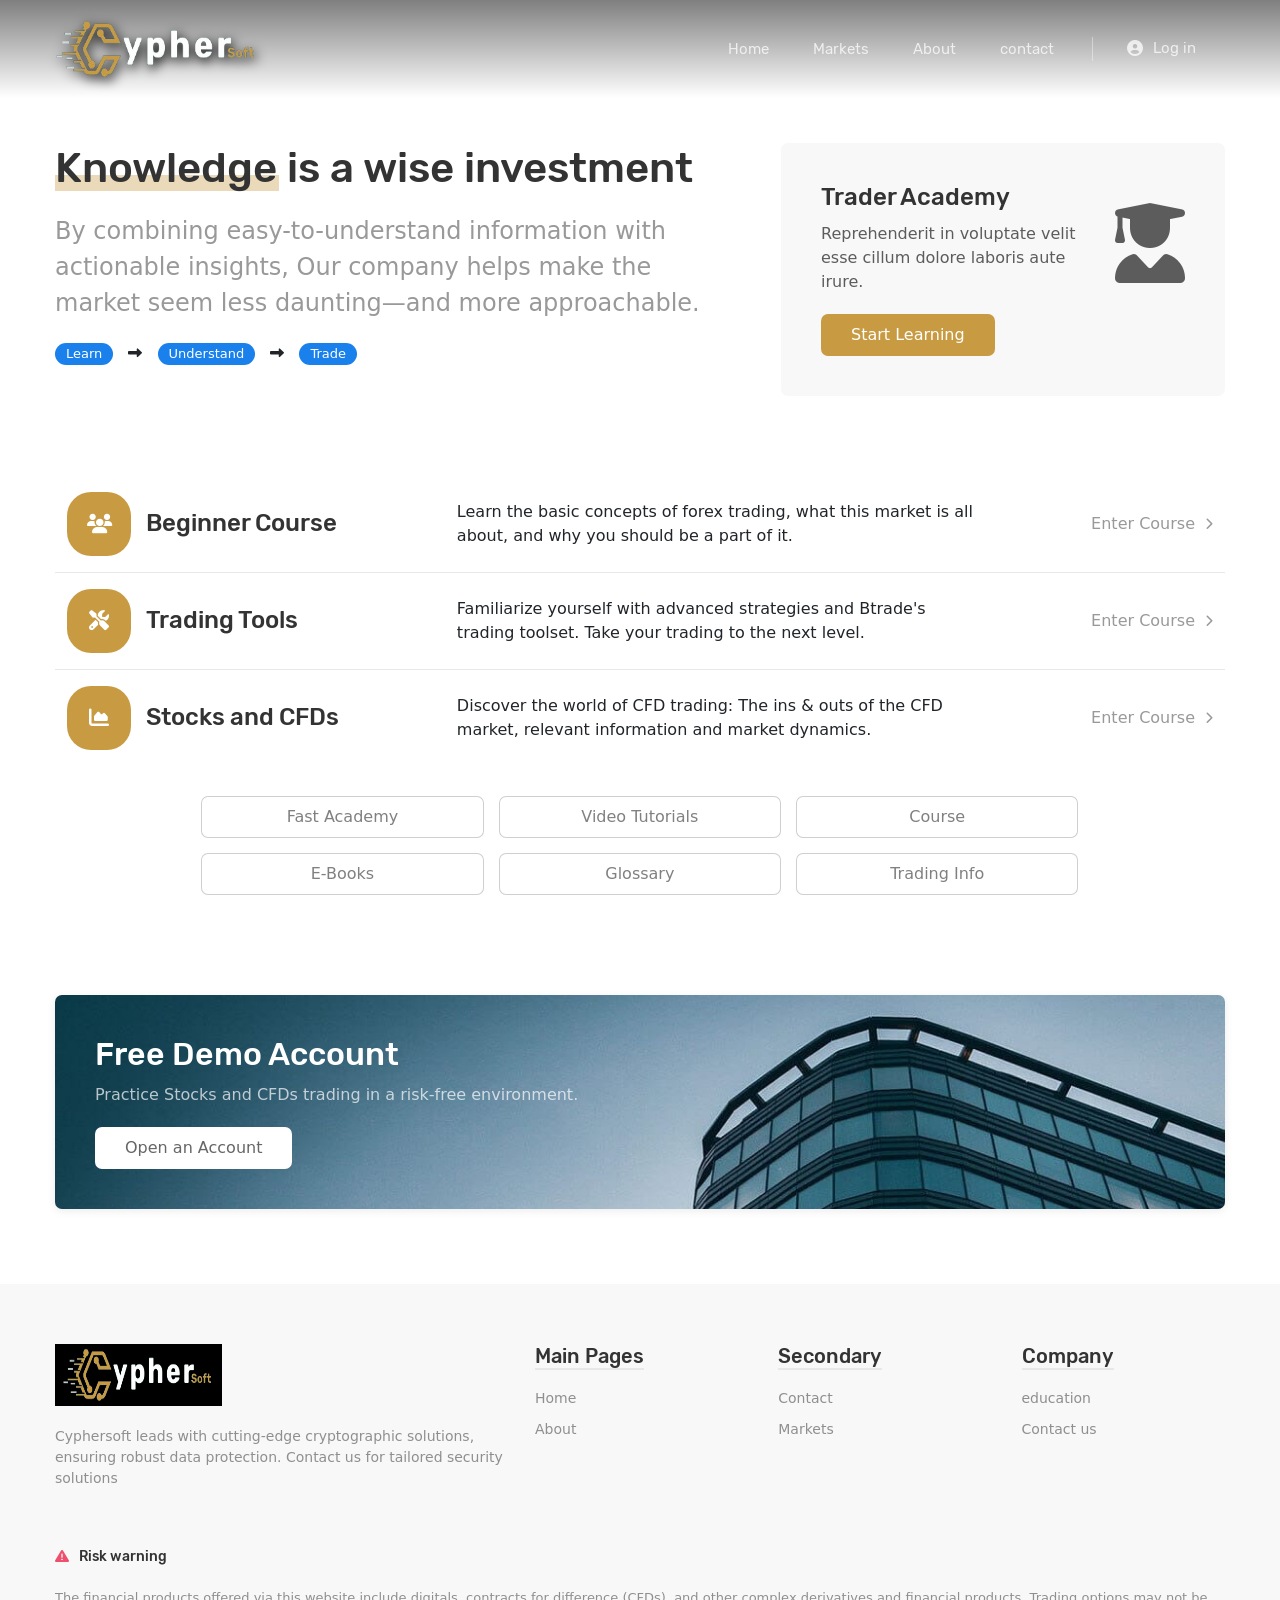
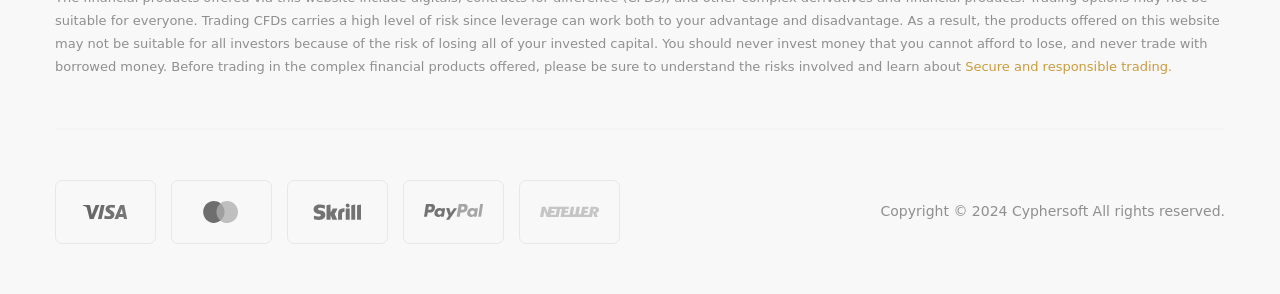
<file: education.html>
<!doctype html>
<html lang="en">

<head>
    <!-- meta tags -->
    <meta charset="utf-8">
    <meta name="viewport" content="width=device-width, initial-scale=1">
    <meta name="description" content="Premium HTML5 Template by Indonez">
    <meta name="keywords" content="blockit, uikit3, indonez, handlebars, scss, javascript">
    <meta name="author" content="Indonez">
    <meta name="theme-color" content="#FCB42D">
    <!-- preload assets -->
    <link rel="preload" href="fonts/fa-brands-400.woff2" as="font" type="font/woff2" crossorigin>
    <link rel="preload" href="fonts/fa-solid-900.woff2" as="font" type="font/woff2" crossorigin>
    <link rel="preload" href="fonts/rubik-v9-latin-regular.woff2" as="font" type="font/woff2" crossorigin>
    <link rel="preload" href="fonts/rubik-v9-latin-500.woff2" as="font" type="font/woff2" crossorigin>
    <link rel="preload" href="fonts/rubik-v9-latin-300.woff2" as="font" type="font/woff2" crossorigin>
    <link rel="preload" href="css/style.css" as="style">
    <link rel="preload" href="js/vendors/uikit.min.js" as="script">
    <link rel="preload" href="js/utilities.min.js" as="script">
    <link rel="preload" href="js/config-theme.js" as="script">
    <link href="https://cdn.jsdelivr.net/npm/bootstrap@5.2.3/dist/css/bootstrap.min.css" rel="stylesheet" integrity="sha384-rbsA2VBKQhggwzxH7pPCaAqO46MgnOM80zW1RWuH61DGLwZJEdK2Kadq2F9CUG65" crossorigin="anonymous">

    <!-- stylesheet -->
    <link rel="stylesheet" href="css/style.css">
    <!-- uikit -->
    <script src="js/vendors/uikit.min.js"></script>
    <!-- favicon -->
    <link rel="shortcut icon" href="img/favicon.ico" type="image/x-icon">
    <!-- touch icon -->
    <link rel="apple-touch-icon-precomposed" href="img/apple-touch-icon.png">
    <title>cypher Soft</title>
</head>

<body>
    <!-- page loader begin -->
    <div class="page-loader">
        <div></div>
        <div></div>
        <div></div>
    </div>
    <!-- page loader end -->
    <!-- header begin -->
    <header>
        <div class="uk-section uk-padding-remove-vertical in-header-inverse ">
            <nav class="uk-navbar-container uk-navbar-transparent" data-uk-sticky="show-on-up: true; top: 80; animation: uk-animation-fade">
                <div class="uk-container" data-uk-navbar>
                    <div class="uk-navbar-left uk-width-expand uk-flex uk-flex-between">
                        <a class="uk-navbar-item uk-logo" href="index.html" >
                            <img src="img/logo.png" alt="logo" width="134" height="50" style="filter: drop-shadow(2px 4px 6px black);height: 58px; width: 202px;">
                        </a>
                        <ul class="uk-navbar-nav uk-visible@m">
                            <li><a href="index.html">Home</span></a>
                            </li>
                            <li><a href="markets.html">Markets</a>
                            </li>
                            <li><a href="about.html">About</span></a>
                            </li>
                            <li><a href="contact.html">contact</a>
                            </li>
                        </ul>
                    </div>
                    <div class="uk-navbar-right uk-width-auto">
                        <div class="uk-navbar-item uk-visible@m">
                            <div class="in-optional-nav">
                                <a href="signin.html" class="uk-button uk-button-text"><i class="fas fa-user-circle uk-margin-small-right"></i>Log in</a>
                                <!-- <a href="#" class="uk-button uk-button-primary uk-button-small uk-border-pill">Sign up</a> -->
                            </div>
                        </div>
                    </div>
                </div>
            </nav>
            <!-- <div class="uk-container">
                <div class="uk-grid">
                    <div class="uk-width-1-1">
                        <div class="uk-card uk-card-secondary uk-card-small uk-card-body uk-border-rounded">
                            <div class="uk-grid uk-text-small" data-uk-grid>
                                <div class="uk-width-3-4@m uk-visible@m">
                                    <p>Trading involves substantial risk and may result in the loss of your invested/greater that your invested capital, respectively.</p>
                                </div>
                                <div class="uk-width-expand@m uk-text-center uk-text-right@m">
                                    <a class="uk-margin-right" href="#"><i class="fas fa-comment-alt uk-margin-small-right"></i>Live Chat</a>
                                    <a href="#"><i class="fas fa-phone-alt uk-margin-small-right uk-margin-small-left"></i>1-800-123-4567</a>
                                </div>
                            </div>
                        </div>
                    </div>
                </div>
            </div> -->
        </div>  
    </header>
    <!-- header end -->
    <main>
    <!-- section content begin -->
    <div class="uk-section">
        <div class="uk-container">
            <div class="uk-grid" data-uk-grid>
                <div class="uk-width-3-5@m">
                  <h1 class="uk-margin-remove"><span class="in-highlight">Knowledge</span> is a wise investment</h1>
                    <p class="uk-text-lead uk-text-muted">By combining easy-to-understand information with actionable insights, Our company helps make the market seem less daunting—and more approachable.</p>                
                    <span class="uk-label in-label-small">Learn</span>
                    <i class="fas fa-long-arrow-alt-right fa-sm uk-margin-small-left uk-margin-small-right"></i>
                    <span class="uk-label in-label-small">Understand</span>
                    <i class="fas fa-long-arrow-alt-right fa-sm uk-margin-small-left uk-margin-small-right"></i>
                    <span class="uk-label in-label-small">Trade</span>                
                </div>
                <div class="uk-width-2-5@m">
                    <div class="uk-card uk-card-default uk-card-body uk-border-rounded">                    
                        <div class="uk-grid uk-grid-small">
                            <div class="uk-width-expand@m">
                                <h3 class="uk-margin-remove-bottom">Trader Academy</h3>
                                <p class="uk-margin-small-top">Reprehenderit in voluptate velit esse cillum dolore laboris aute irure.</p>
                                <a class="uk-button uk-button-primary uk-border-rounded" href="#">Start Learning</a>
                            </div>
                            <div class="uk-width-auto@m uk-visible@m">
                                <div class="in-icon-wrapper transparent uk-margin-top">
                                    <i class="fas fa-user-graduate fa-5x"></i>
                                </div>
                            </div>
                        </div>
                    </div>
                </div>
            </div>
        </div>
    </div>
    <!-- section content end -->
    <!-- section content begin -->
    <div class="uk-section in-offset-top-10 in-offset-bottom-10">
        <div class="uk-container">
            <div class="uk-grid">
                <div class="uk-width-1-1">
                    <table class="uk-table uk-table-middle uk-table-divider uk-table-responsive">
                        <tbody>
                            <tr>
                                <td class="uk-width-1-3@m">
                                    <div class="uk-grid uk-grid-small uk-flex uk-flex-middle">
                                        <div class="uk-width-auto">
                                          <div class="in-icon-wrap primary-color">
                                            <i class="fas fa-users fa-lg"></i>
                                          </div>
                                        </div>
                                        <div class="uk-width-expand">
                                            <h3>Beginner Course</h3>
                                        </div>
                                    </div>
                                </td>
                                <td>Learn the basic concepts of forex trading, what this market is all about, and why you should be a part of it.</td>
                                <td class="uk-width-1-5@m uk-text-right@m">
                                    <a href="#" class="uk-button uk-button-text uk-text-muted">Enter Course<i class="fas fa-chevron-right fa-xs uk-margin-small-left"></i></a>
                                </td>
                            </tr>
                            <tr>
                                <td class="uk-width-1-3@m">
                                    <div class="uk-grid uk-grid-small uk-flex uk-flex-middle">
                                        <div class="uk-width-auto">
                                          <div class="in-icon-wrap primary-color">
                                            <i class="fas fa-tools fa-lg"></i>
                                            </div>
                                        </div>
                                        <div class="uk-width-expand">
                                            <h3>Trading Tools</h3>
                                        </div>
                                    </div>
                                </td>
                                <td>Familiarize yourself with advanced strategies and Btrade's trading toolset. Take your trading to the next level.</td>
                                <td class="uk-width-1-5@m uk-text-right@m">
                                    <a href="#" class="uk-button uk-button-text uk-text-muted">Enter Course<i class="fas fa-chevron-right fa-xs uk-margin-small-left"></i></a>
                                </td>
                            </tr>
                            <tr>
                                <td class="uk-width-1-3@m">
                                    <div class="uk-grid uk-grid-small uk-flex uk-flex-middle">
                                        <div class="uk-width-auto">
                                          <div class="in-icon-wrap primary-color">
                                            <i class="fas fa-chart-area fa-lg"></i>
                                            </div>
                                        </div>
                                        <div class="uk-width-expand">
                                            <h3>Stocks and CFDs</h3>
                                        </div>
                                    </div>
                                </td>
                                <td>Discover the world of CFD trading: The ins & outs of the CFD market, relevant information and market dynamics.</td>
                                <td class="uk-width-1-5@m uk-text-right@m">
                                    <a href="#" class="uk-button uk-button-text uk-text-muted">Enter Course<i class="fas fa-chevron-right fa-xs uk-margin-small-left"></i></a>
                                </td>
                            </tr>
                        </tbody>
                    </table>
                    <div class="uk-flex uk-flex-center uk-margin-medium-top uk-margin-bottom">
                        <div class="uk-width-3-4@m">
                            <div class="uk-grid-small uk-child-width-1-3@m uk-child-width-1-2@s" data-uk-grid>
                                <div>
                                    <a class="uk-button uk-button-default uk-border-rounded uk-width-expand" href="#">Fast Academy</a>
                                </div>
                                <div>
                                    <a class="uk-button uk-button-default uk-border-rounded uk-width-expand" href="#">Video Tutorials</a>
                                </div>
                                <div>
                                    <a class="uk-button uk-button-default uk-border-rounded uk-width-expand" href="#">Course</a>
                                </div>
                                <div>
                                    <a class="uk-button uk-button-default uk-border-rounded uk-width-expand" href="#">E-Books</a>
                                </div>
                                <div class="uk-visible@m">
                                    <a class="uk-button uk-button-default uk-border-rounded uk-width-expand" href="#">Glossary</a>
                                </div>
                                <div class="uk-visible@m">
                                    <a class="uk-button uk-button-default uk-border-rounded uk-width-expand" href="#">Trading Info</a>
                                </div>
                            </div>
                        </div>
                    </div>
                </div>
            </div>
        </div>
    </div>
    <!-- section content end -->
    <!-- section content begin -->
    <div class="uk-section">
        <div class="uk-container">
            <div class="uk-grid">
                <div class="uk-width-1-1">
                    <div class="uk-card uk-card-primary uk-box-shadow-small uk-border-rounded uk-background-cover" style="background-image: url(img/blockit/in-card-background-1.jpg);">
                        <div class="uk-card-body">
                            <h2 class="uk-margin-remove-bottom">Free Demo Account</h2>
                            <p class="uk-margin-small-top">Practice Stocks and CFDs trading in a risk-free environment.</p>
                            <a class="uk-button uk-button-primary uk-border-rounded" href="#">Open an Account</a>
                        </div>
                    </div>
                </div>
            </div>
        </div>
    </div>
    <!-- section content end -->
    </main>
    <!-- footer begin -->
    <footer>
        <div class="uk-section uk-section-muted uk-padding-large uk-padding-remove-horizontal uk-margin-medium-top">
            <div class="uk-container">
                <div class="uk-grid-medium" data-uk-grid="">
                    <div class="uk-width-expand@m">
                        <div class="footer-logo">
                            <img class="uk-display-block bg-black py-1 px-2" src="img/logo.png" alt="footer-logo"  style="height: 62px;width: 167px;">
                        </div>
                        <!-- <p class="uk-text-large uk-margin-small-top">Trade with financial thinking.</p> -->
                        <p class="uk-visible@m">Cyphersoft leads with cutting-edge cryptographic solutions, ensuring robust data protection.
                            Contact us for tailored security solutions
                        </p>
                    </div>
                    <div class="uk-width-3-5@m">
                        <div class="uk-child-width-1-3@s uk-child-width-1-3@m" data-uk-grid="">
                            <div>
                                <h4><span>Main Pages</span></h4>
                                <ul class="uk-list uk-link-text">
                                    <li><a href="#">Home</a></li>
                                    <li><a href="#">About</a></li>
                                </ul>
                            </div>
                            <div>
                                <h4><span>Secondary</span></h4>
                                <ul class="uk-list uk-link-text">
                                    <li><a href="contact.html">Contact</a></li>
                                    <li><a href="markets.html">Markets</a></li>
                                </ul>
                            </div>
                            <div>
                                <h4><span>Company</span></h4>
                                <ul class="uk-list uk-link-text">
                                    <li><a href="education.html">education</a></li>
                                    <li><a href="contact.html">Contact us</a></li>
                                </ul>
                            </div>
                        </div>
                    </div>
                    <div class="uk-width-1-1 uk-margin-large-top in-offset-bottom-10 uk-grid-margin uk-first-column">
                        <h6><i class="fas fa-exclamation-triangle uk-text-danger uk-margin-small-right"></i>Risk warning</h6>
                        <p class="uk-text-small">The financial products offered via this website include digitals, contracts for difference (CFDs), and other complex derivatives and financial products. Trading options may not be suitable for everyone. Trading CFDs carries a high level of risk since leverage can work both to your advantage and disadvantage. As a result, the products offered on this website may not be suitable for all investors because of the risk of losing all of your invested capital. You should never invest money that you cannot afford to lose, and never trade with borrowed money. Before trading in the complex financial products offered, please be sure to understand the risks involved and learn about <a href="#">Secure and responsible trading.</a></p>
                        <hr>
                        <div class="uk-grid uk-flex uk-flex-middle" data-uk-grid="">
                            <div class="uk-width-1-2@m uk-first-column">
                                <div class="uk-grid-small uk-flex uk-child-width-1-4@s uk-child-width-1-5@m in-payment-method uk-text-center uk-grid" data-uk-grid="">
                                    <div class="uk-first-column">
                                        <div class="uk-card uk-card-default uk-card-small uk-card-body">
                                            <img src="img/in-wave-visa.svg" data-src="img/in-wave-visa.svg" alt="wave-payment" width="59" height="22" data-uk-img="">
                                        </div>
                                    </div>
                                    <div>
                                        <div class="uk-card uk-card-default uk-card-small uk-card-body">
                                            <img src="img/in-wave-mastercard.svg" data-src="img/in-wave-mastercard.svg" alt="wave-payment" width="59" height="22" data-uk-img="">
                                        </div>
                                    </div>
                                    <div>
                                        <div class="uk-card uk-card-default uk-card-small uk-card-body">
                                            <img src="img/in-wave-skrill.svg" data-src="img/in-wave-skrill.svg" alt="wave-payment" width="59" height="22" data-uk-img="">
                                        </div>
                                    </div>
                                    <div>
                                        <div class="uk-card uk-card-default uk-card-small uk-card-body">
                                            <img src="img/in-wave-paypal.svg" data-src="img/in-wave-paypal.svg" alt="wave-payment" width="59" height="22" data-uk-img="">
                                        </div>
                                    </div>
                                    <div>
                                        <div class="uk-card uk-card-default uk-card-small uk-card-body uk-visible@m">
                                            <img src="img/in-wave-neteller.svg" data-src="img/in-wave-neteller.svg" alt="wave-payment" width="59" height="22" data-uk-img="">
                                        </div>
                                    </div>
                                </div>
                            </div>
                            <div class="uk-width-expand@m uk-text-right@m">
                                <p class="copyright-text">Copyright © 2024 Cyphersoft All rights reserved.</p>
                            </div>
                        </div>
                    </div>
                </div>
            </div>        
        </div>
    </footer>
    <!-- footer end -->
    <!-- to top begin -->
    <a href="#" class="to-top uk-visible@m" data-uk-scroll>
        Top<i class="fas fa-chevron-up" ></i>
    </a>
    <!-- to top end -->
    <!-- javascript -->
    <script src="js/utilities.min.js"></script>
    <script src="js/config-theme.js"></script>
</body>

</html>
</file>
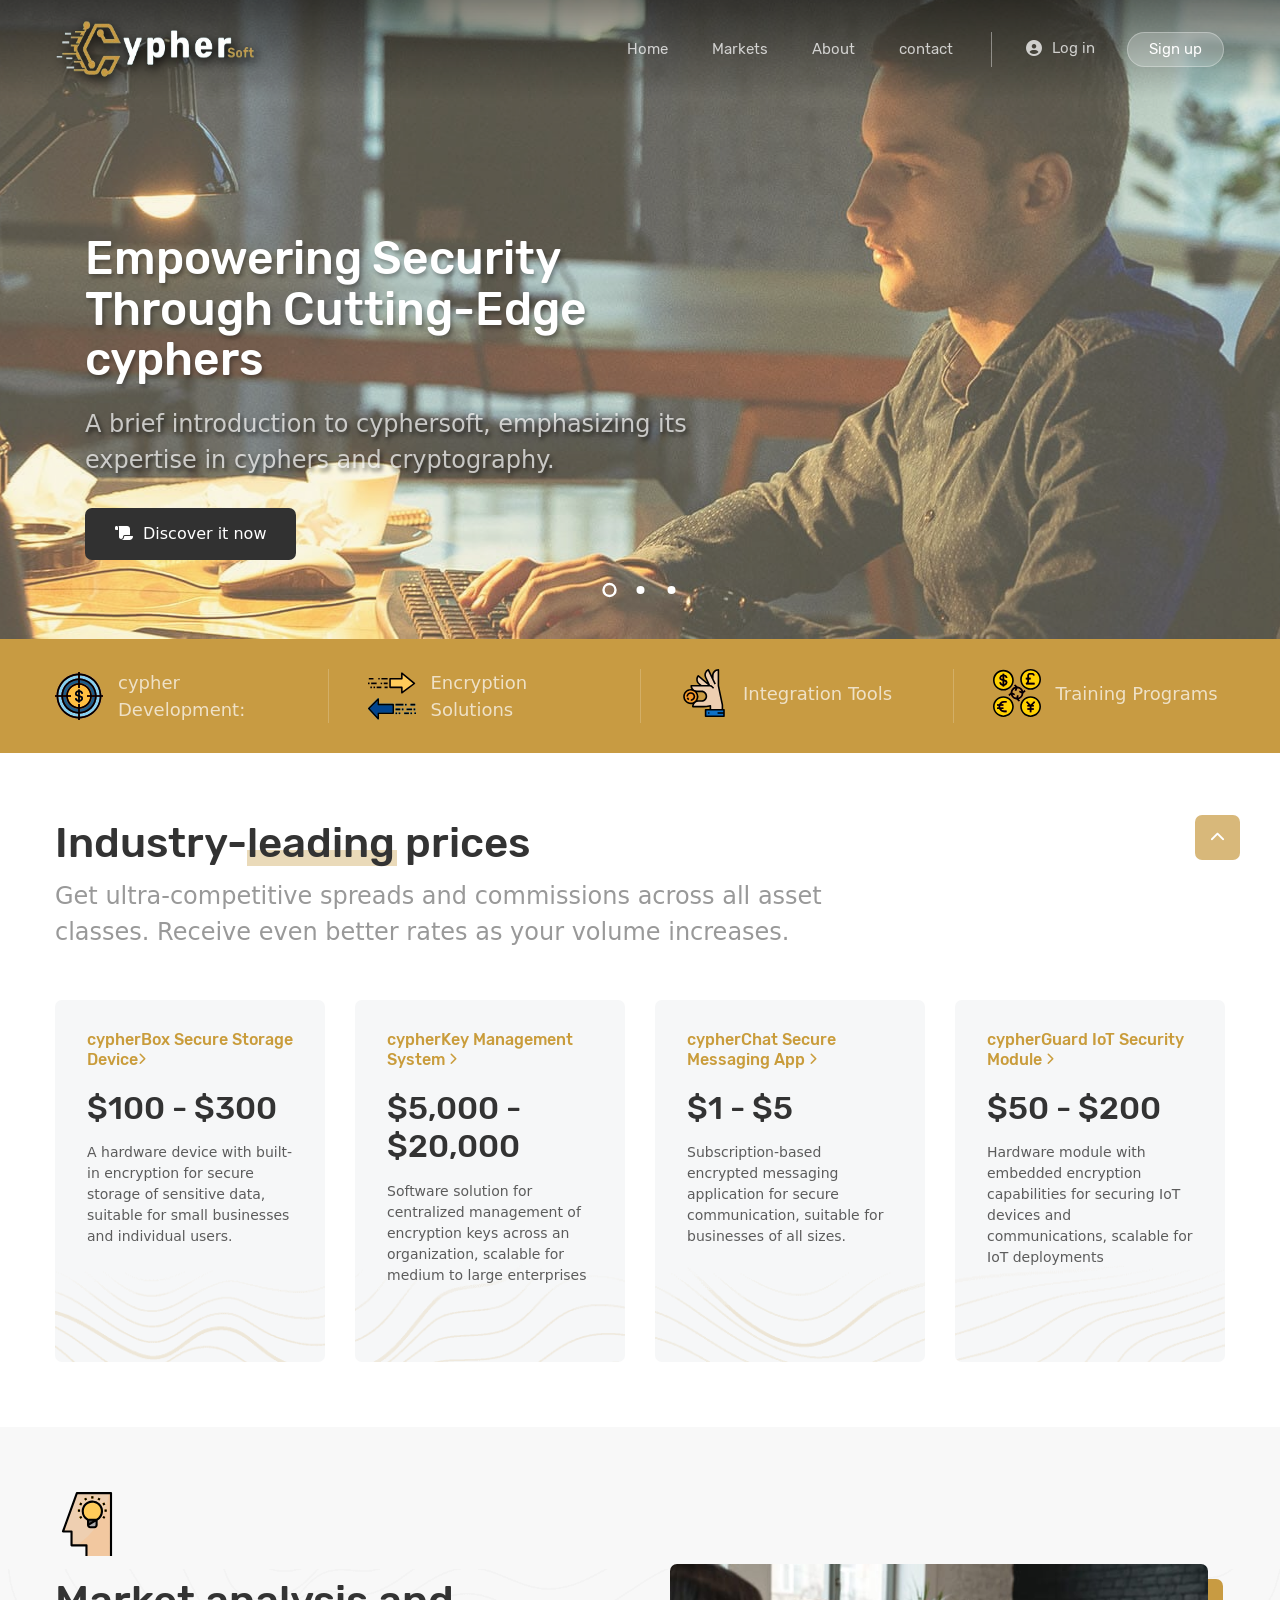
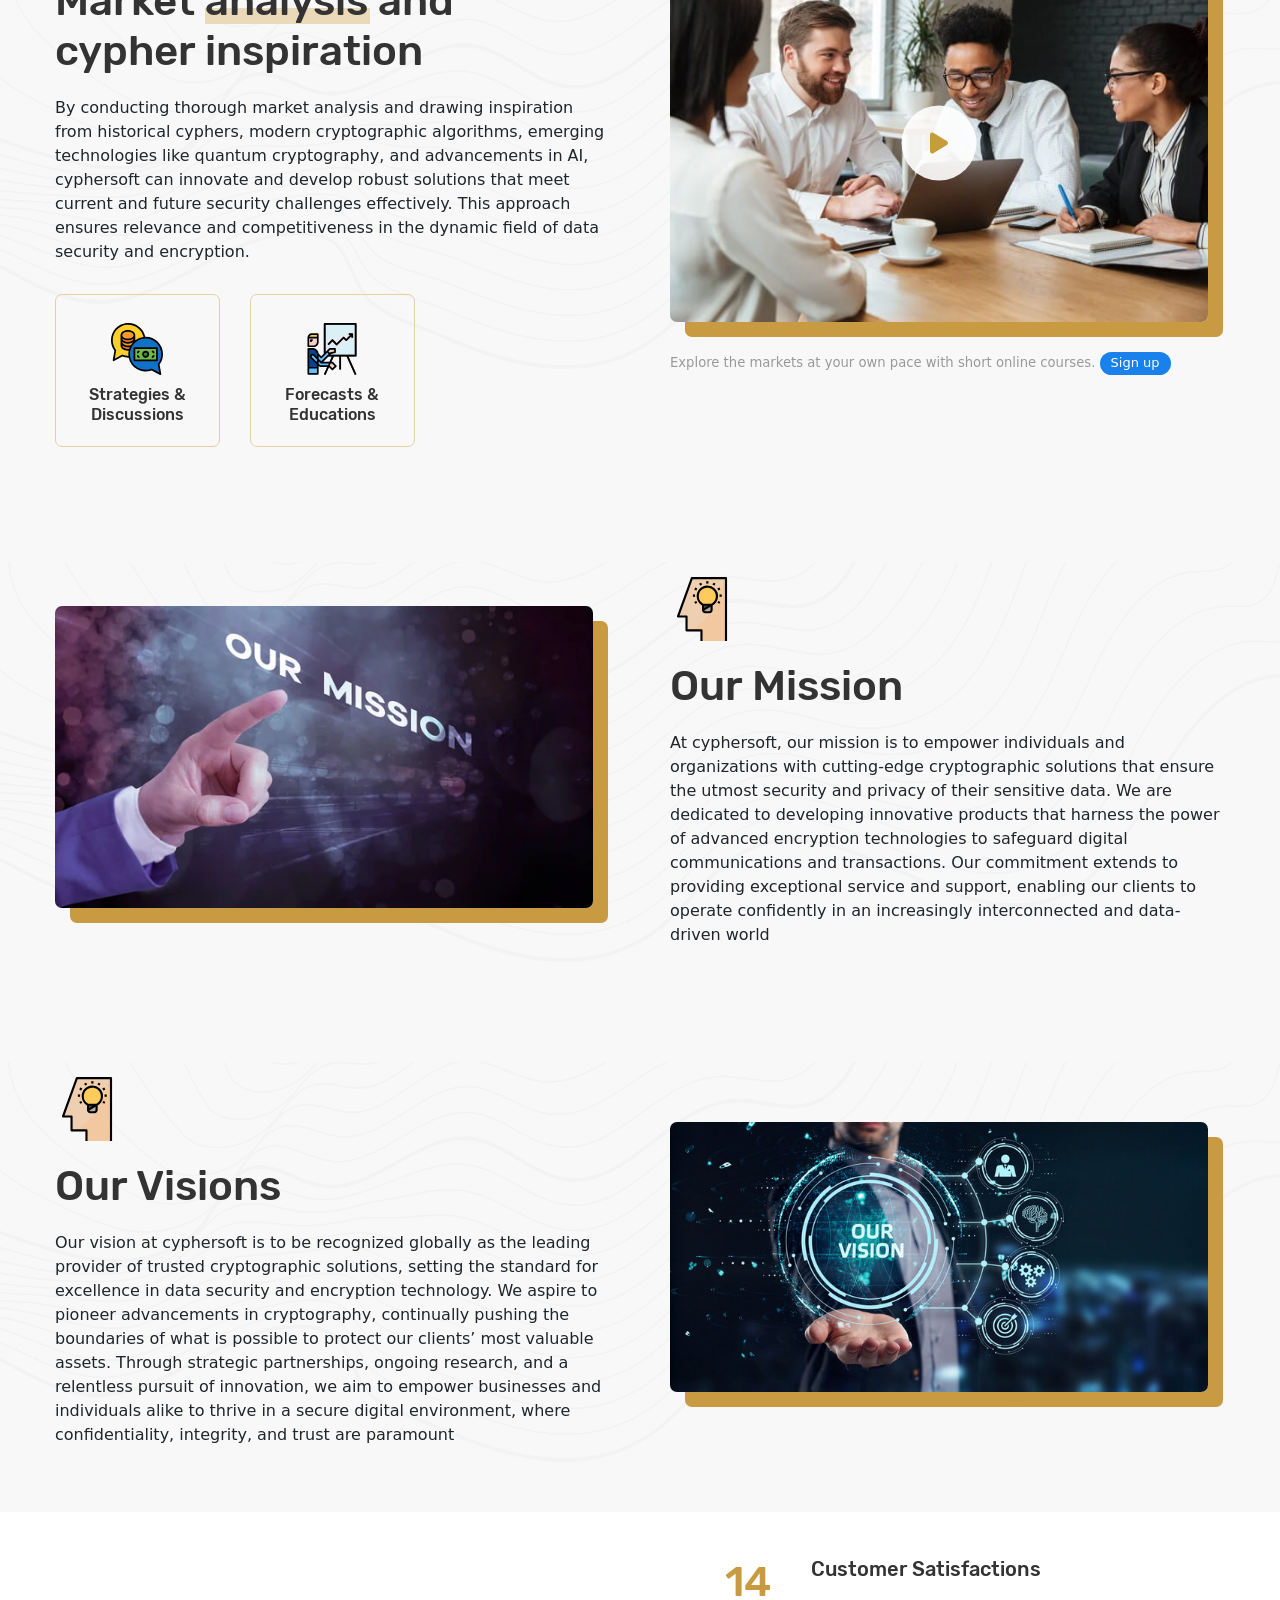
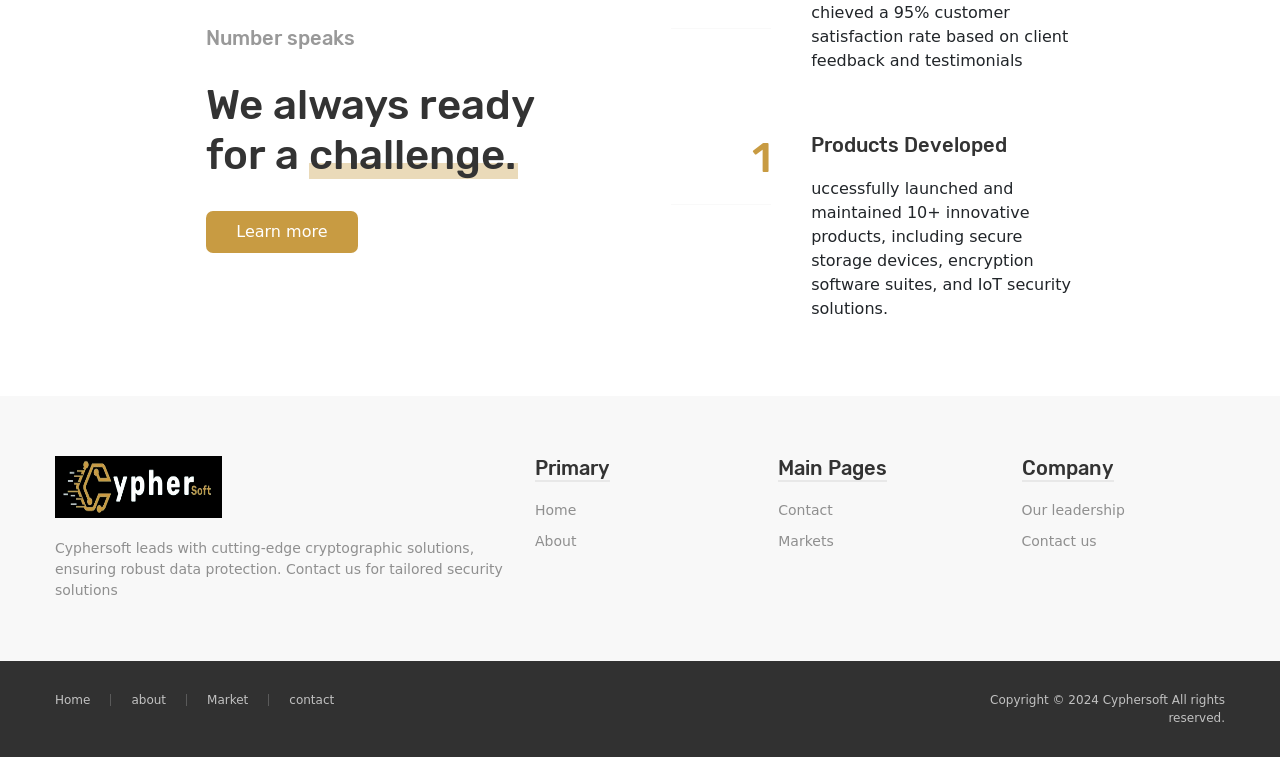
<file: index2.html>
<!doctype html>
<html lang="en">

<head>
    <!-- meta tags -->
    <meta charset="utf-8">
    <meta name="viewport" content="width=device-width, initial-scale=1">
    <meta name="description" content="Premium HTML5 Template by Indonez">
    <meta name="keywords" content="blockit, uikit3, indonez, handlebars, scss, javascript">
    <meta name="author" content="Indonez">
    <meta name="theme-color" content="#FCB42D">
    <!-- preload assets -->
    <link rel="preload" href="fonts/fa-brands-400.woff2" as="font" type="font/woff2" crossorigin>
    <link rel="preload" href="fonts/fa-solid-900.woff2" as="font" type="font/woff2" crossorigin>
    <link rel="preload" href="fonts/rubik-v9-latin-regular.woff2" as="font" type="font/woff2" crossorigin>
    <link rel="preload" href="fonts/rubik-v9-latin-500.woff2" as="font" type="font/woff2" crossorigin>
    <link rel="preload" href="fonts/rubik-v9-latin-300.woff2" as="font" type="font/woff2" crossorigin>
    <link rel="preload" href="css/style.css" as="style">
    <link rel="preload" href="js/vendors/uikit.min.js" as="script">
    <link rel="preload" href="js/utilities.min.js" as="script">
    <link rel="preload" href="js/config-theme.js" as="script">
    <link href="https://cdn.jsdelivr.net/npm/bootstrap@5.2.3/dist/css/bootstrap.min.css" rel="stylesheet" integrity="sha384-rbsA2VBKQhggwzxH7pPCaAqO46MgnOM80zW1RWuH61DGLwZJEdK2Kadq2F9CUG65" crossorigin="anonymous">

    <!-- stylesheet -->
    <link rel="stylesheet" href="css/style.css">
    <!-- uikit -->
    <script src="js/vendors/uikit.min.js"></script>
    <!-- favicon -->
    <link rel="shortcut icon" href="img/favicon.ico" type="image/x-icon">
    <!-- touch icon -->
    <link rel="apple-touch-icon-precomposed" href="img/apple-touch-icon.png">
    <title>cypher Soft</title>
</head>

<body>
    <!-- page loader begin -->
    <div class="page-loader">
        <div></div>
        <div></div>
        <div></div>
    </div>
    <!-- page loader end -->
    <!-- header begin -->
    <header>
        <div class="uk-section uk-padding-remove-vertical in-header-inverse ">
            <nav class="uk-navbar-container uk-navbar-transparent" data-uk-sticky="show-on-up: true; top: 80; animation: uk-animation-fade">
                <div class="uk-container" data-uk-navbar>
                    <div class="uk-navbar-left uk-width-expand uk-flex uk-flex-between">
                        <a class="uk-navbar-item uk-logo" href="index.html" >
                            <img src="img/logo.png" alt="logo" width="134" height="50" style="filter: drop-shadow(2px 4px 6px black);height: 58px; width: 202px;">
                        </a>
                        <ul class="uk-navbar-nav uk-visible@m">
                            <li><a href="index.html">Home</span></a>
                            </li>
                            <li><a href="markets.html">Markets</a>
                            </li>
                            <li><a href="about.html">About</span></a>
                            </li>
                            <li><a href="contact.html">contact</a>
                            </li>
                        </ul>
                    </div>
                    <div class="uk-navbar-right uk-width-auto">
                        <div class="uk-navbar-item uk-visible@m">
                            <div class="in-optional-nav">
                                <a href="signin.html" class="uk-button uk-button-text"><i class="fas fa-user-circle uk-margin-small-right"></i>Log in</a>
                                <a href="#" class="uk-button uk-button-primary uk-button-small uk-border-pill">Sign up</a>
                            </div>
                        </div>
                    </div>
                </div>
            </nav>
            <!-- <div class="uk-container">
                <div class="uk-grid">
                    <div class="uk-width-1-1">
                        <div class="uk-card uk-card-secondary uk-card-small uk-card-body uk-border-rounded">
                            <div class="uk-grid uk-text-small" data-uk-grid>
                                <div class="uk-width-3-4@m uk-visible@m">
                                    <p>Trading involves substantial risk and may result in the loss of your invested/greater that your invested capital, respectively.</p>
                                </div>
                                <div class="uk-width-expand@m uk-text-center uk-text-right@m">
                                    <a class="uk-margin-right" href="#"><i class="fas fa-comment-alt uk-margin-small-right"></i>Live Chat</a>
                                    <a href="#"><i class="fas fa-phone-alt uk-margin-small-right uk-margin-small-left"></i>1-800-123-4567</a>
                                </div>
                            </div>
                        </div>
                    </div>
                </div>
            </div> -->
        </div>  
    </header>
    <!-- header end -->
    <main>
    <!-- slideshow content begin -->
    <div class="uk-section uk-padding-remove-vertical in-slideshow-gradient">
        <div class="in-slideshow" data-uk-slideshow>
            <ul class="uk-slideshow-items uk-light">
                <li>
        <div class="uk-position-cover">
            <img src="img/in-lazy.gif" data-src="img/in-slideshow-image-1.jpg" alt="slideshow-image" data-uk-cover width="1920" height="700" data-uk-img>
        </div>                
        <span></span>
        <div class="uk-container">
            <div class="uk-grid" data-uk-grid>
                <div class="uk-width-3-5@m">
                    <div class="uk-overlay">
                        <h1>Empowering Security Through Cutting-Edge cyphers</h1>
                        <p class="uk-text-lead uk-visible@m">A brief introduction to cyphersoft, emphasizing its expertise in cyphers and cryptography.</p>
                        <a href="#" class="uk-button uk-button-primary uk-border-rounded uk-visible@m"><i class="fas fa-scroll uk-margin-small-right"></i>Discover it now</a>
                    </div>
                </div>
            </div>
        </div>
    </li> <li>
        <div class="uk-position-cover">
            <img src="img/in-lazy.gif" data-src="img/in-slideshow-image-2.jpg" alt="slideshow-image" data-uk-cover width="1920" height="700" data-uk-img>
        </div>                
        <span></span>
        <div class="uk-container">
            <div class="uk-grid" data-uk-grid>
                <div class="uk-width-3-5@m">
                    <div class="uk-overlay">
                        <h1>Empowering Security Through Cutting-Edge cyphers</h1>
                        <p class="uk-text-lead uk-visible@m">A brief introduction to cyphersoft, emphasizing its expertise in cyphers and cryptography.</p>
                        <a href="#" class="uk-button uk-button-primary uk-border-rounded uk-visible@m"><i class="fas fa-scroll uk-margin-small-right"></i>Discover it now</a>
                    </div>
                </div>
            </div>
        </div>
    </li> <li>
        <div class="uk-position-cover">
            <img src="img/in-lazy.gif" data-src="img/in-slideshow-image-3.jpg" alt="slideshow-image" data-uk-cover width="1920" height="700" data-uk-img>
        </div>                
        <span></span>
        <div class="uk-container">
            <div class="uk-grid" data-uk-grid>
                <div class="uk-width-3-5@m">
                    <div class="uk-overlay">
                        <h1>Empowering Security Through Cutting-Edge cyphers</h1>
                        <p class="uk-text-lead uk-visible@m">A brief introduction to cyphersoft, emphasizing its expertise in cyphers and cryptography.</p>
                        <a href="#" class="uk-button uk-button-primary uk-border-rounded uk-visible@m"><i class="fas fa-scroll uk-margin-small-right"></i>Discover it now</a>
                    </div>
                </div>
            </div>
        </div>
    </li>
            </ul>
            <div class="uk-container uk-light">
                <ul class="uk-slideshow-nav uk-dotnav uk-position-bottom-center"></ul>
            </div>
        </div>
    </div>
    <!-- slideshow content end -->
    <!-- section content begin -->
    <div class="uk-section uk-section-primary uk-padding-remove-vertical in-wave-1">
        <div class="uk-container">
            <div class="uk-grid uk-grid-divider uk-child-width-1-2@s uk-child-width-1-4@m in-margin-top@s in-margin-bottom@s" data-uk-grid>
                <div>
                    <div class="uk-grid uk-grid-small uk-flex uk-flex-middle">
                        <div class="uk-width-auto">
                            <img src="img/in-lazy.gif" data-src="img/in-wave-icon-1.svg" alt="wave-icon" width="48" height="48" data-uk-img>
                        </div>
                        <div class="uk-width-expand">
                            <p>cypher Development:</p>
                        </div>
                    </div>
                </div>
                <div>
                    <div class="uk-grid uk-grid-small uk-flex uk-flex-middle">
                        <div class="uk-width-auto">
                            <img src="img/in-lazy.gif" data-src="img/in-wave-icon-2.svg" alt="wave-icon" width="48" height="48" data-uk-img>
                        </div>
                        <div class="uk-width-expand">
                            <p>Encryption Solutions</p>
                        </div>
                    </div>
                </div>
                <div>
                    <div class="uk-grid uk-grid-small uk-flex uk-flex-middle">
                        <div class="uk-width-auto">
                            <img src="img/in-lazy.gif" data-src="img/in-wave-icon-3.svg" alt="wave-icon" width="48" height="48" data-uk-img>
                        </div>
                        <div class="uk-width-expand">
                            <p>Integration Tools</p>
                        </div>
                    </div>
                </div>                        
                <div>
                    <div class="uk-grid uk-grid-small uk-flex uk-flex-middle">
                        <div class="uk-width-auto">
                            <img src="img/in-lazy.gif" data-src="img/in-wave-icon-4.svg" alt="wave-icon" width="48" height="48" data-uk-img>
                        </div>
                        <div class="uk-width-expand">
                            <p>Training Programs</p>
                        </div>
                    </div>
                </div>
            </div>
        </div>
    </div>
    <!-- section content end -->
    <!-- section content begin -->
    <div class="uk-section in-wave-2">
        <div class="uk-container">
            <div class="uk-grid">
                <div class="uk-width-3-4@m">
                    <h1 class="uk-margin-remove-bottom">Industry-<span class="in-highlight">leading</span> prices</h1>
                    <p class="uk-text-lead uk-text-muted uk-margin-small-top uk-margin-bottom">Get ultra-competitive spreads and commissions across all asset classes. Receive even better rates as your volume increases.</p>
                </div>
            </div>
            <div class="uk-grid-medium uk-grid-match" data-uk-grid>
                <div class="uk-width-1-2@s uk-width-1-4@m">
                    <div class="uk-card uk-card-default uk-card-body uk-border-rounded uk-background-contain uk-background-bottom-center" style="background-image: url(img/in-wave-card-bg-1.png);">
                        <h5 class="uk-margin-remove">
                            <a href="#">cypherBox Secure Storage Device<i class="fas fa-chevron-right fa-xs"></i></a>
                        </h5>
                        <h1 class="uk-margin-top">$100 - $300</h1>
                        <p>A hardware device with built-in encryption for secure storage of sensitive data, suitable for small businesses and individual users.</p>
                    </div>
                </div>
                <div class="uk-width-1-2@s uk-width-1-4@m">
                    <div class="uk-card uk-card-default uk-card-body uk-border-rounded uk-background-contain uk-background-bottom-center" style="background-image: url(img/in-wave-card-bg-2.png);">
                        <h5 class="uk-margin-remove">
                            <a href="#">cypherKey Management System <i class="fas fa-chevron-right fa-xs"></i></a>
                        </h5>
                        <h1 class="uk-margin-top">$5,000 - $20,000 </h1>
                        <p>Software solution for centralized management of encryption keys across an organization, scalable for medium to large enterprises</p>
                    </div>
                </div>
                <div class="uk-width-1-2@s uk-width-1-4@m">
                    <div class="uk-card uk-card-default uk-card-body uk-border-rounded uk-background-contain uk-background-bottom-center" style="background-image: url(img/in-wave-card-bg-3.png);">
                        <h5 class="uk-margin-remove">
                            <a href="#">cypherChat Secure Messaging App <i class="fas fa-chevron-right fa-xs"></i></a>
                        </h5>
                        <h1 class="uk-margin-top">$1 - $5</h1>
                        <p>Subscription-based encrypted messaging application for secure communication, suitable for businesses of all sizes.</p>
                    </div>
                </div>
                <div class="uk-width-1-2@s uk-width-1-4@m">
                    <div class="uk-card uk-card-default uk-card-body uk-border-rounded uk-background-contain uk-background-bottom-center" style="background-image: url(img/in-wave-card-bg-4.png);">
                        <h5 class="uk-margin-remove">
                            <a href="#">cypherGuard IoT Security Module <i class="fas fa-chevron-right fa-xs"></i></a>
                        </h5>
                        <h1 class="uk-margin-top">$50 - $200</h1>
                        <p>Hardware module with embedded encryption capabilities for securing IoT devices and communications, scalable for IoT deployments</p>
                    </div>
                </div>
            </div>
            <!-- <div class="uk-grid uk-flex uk-flex-center">
                <div class="uk-width-3-5@m">
                    <div class="uk-card uk-card-default uk-card-body uk-text-center uk-border-rounded uk-box-shadow-small in-wave-2-card">
                        <span class="uk-label in-label-small uk-text-uppercase uk-margin-small-right">Start trade</span>
                        Lorem ipsum dolor sit amet consectetur adipisicing reprehen elit. <a href="#">Join now!</a>
                    </div>
                    <div class="uk-grid-collapse uk-grid-divider uk-child-width-1-3@s uk-child-width-1-3@m uk-text-center uk-margin-top uk-margin-small-bottom" data-uk-grid>
                        <div>
                            <i class="fas fa-headset fa-lg uk-margin-small-right uk-text-primary"></i>
                            <p class="uk-margin-remove uk-text-small uk-text-uppercase">Award-winning support</p>
                        </div>
                        <div>
                            <i class="fas fa-university fa-lg uk-margin-small-right uk-text-primary"></i>
                            <p class="uk-margin-remove uk-text-small uk-text-uppercase">Regulated by the FCA,UK</p>
                        </div>
                        <div>
                            <i class="fas fa-history fa-lg uk-margin-small-right uk-text-primary"></i>
                            <p class="uk-margin-remove uk-text-small uk-text-uppercase">30 years experience</p>
                        </div>
                    </div>
                </div>
            </div>         -->
        </div>
    </div>
    <!-- section content end -->
    <!-- section content begin -->
    <div class="uk-section uk-section-muted uk-background-contain uk-background-center in-wave-3" style="background-image: url(img/in-wave-background-1.png);" data-uk-parallax="bgy: -200">
        <div class="uk-container">
            <div class="uk-grid-large uk-flex uk-flex-middle" data-uk-grid>
                <div class="uk-width-1-2@m">
                    <img class="uk-margin-bottom" src="img/in-lazy.gif" data-src="img/in-wave-icon-5.svg" alt="wave-icon" width="64" height="64" data-uk-img>
                    <h1 class="uk-margin-remove">Market <span class="in-highlight">analysis</span> and<br>cypher inspiration</h1>
                    <p>By conducting thorough market analysis and drawing inspiration from historical cyphers, modern cryptographic algorithms, emerging technologies like quantum cryptography, and advancements in AI, cyphersoft can innovate and develop robust solutions that meet current and future security challenges effectively. This approach ensures relevance and competitiveness in the dynamic field of data security and encryption.</p>
                    <div class="uk-grid-medium uk-child-width-1-2@s uk-child-width-1-3@m uk-text-center uk-margin-medium-top" data-uk-grid>
                        <div>
                            <div class="uk-card uk-card-default uk-card-body uk-border-rounded">
                                <img class="uk-margin-remove-bottom" src="img/in-lazy.gif" data-src="img/in-wave-icon-6.svg" alt="wave-icon" width="52" height="52" data-uk-img>
                                <h5 class="uk-margin-small-top">Strategies & Discussions</h5>
                            </div>
                        </div>
                        <div>
                            <div class="uk-card uk-card-default uk-card-body uk-border-rounded">
                                <img class="uk-margin-remove-bottom" src="img/in-lazy.gif" data-src="img/in-wave-icon-7.svg" alt="wave-icon" width="52" height="52" data-uk-img>
                                <h5 class="uk-margin-small-top">Forecasts & Educations</h5>
                            </div>
                        </div>
                    </div>
                </div>
                <div class="uk-width-1-2@m">
                    <div class="uk-inline uk-dark in-wave-video uk-margin-small-bottom">
                        <img class="uk-border-rounded uk-width-1-1" src="img/in-lazy.gif" data-src="img/in-wave-image-1.jpg" alt="wave-video" width="533" height="355" data-uk-img>
                        <div class="uk-position-center" data-uk-lightbox="video-autoplay: true;">
                            <a href="https://www.youtube.com/watch?v=F3QpgXBtDeo" data-attrs="width: 920; height: 517;">
                                <div class="in-play-button"></div>
                                <i class="fas fa-play"></i>
                            </a>
                        </div>
                        <div class="uk-flex-top" data-uk-modal>
                            <div class="uk-modal-dialog uk-width-auto uk-margin-auto-vertical in-iframe">
                                <button class="uk-modal-close-outside" type="button" data-uk-close></button>
                            </div>
                        </div>
                    </div>
                    <p class="uk-text-small uk-text-muted">Explore the markets at your own pace with short online courses. <span class="uk-label in-label-small">Sign up</span></p>
                </div>
            </div>
        </div>
    </div>
    <!-- section content end -->
    <!-- section content begin -->
    <!-- <div class="uk-section in-wave-4">
        <div class="uk-container">
            <div class="uk-grid uk-flex uk-flex-center">
                <div class="uk-width-1-1 uk-text-center">
                    <h1 class="uk-margin-medium-bottom"><span class="in-highlight">Complete</span> package for every traders</h1>
                </div>
                <div class="uk-width-3-4@m">
                    <div class="uk-grid-collapse uk-child-width-1-2@m in-wave-pricing" data-uk-grid>
                        <div>
                            <div class="uk-card uk-card-default uk-card-body uk-box-shadow-medium">
                                <p class="uk-text-small uk-text-uppercase">Minimum funding<span class="uk-label in-label-small uk-margin-small-left">USD 200</span></p>
                                <h2 class="uk-margin-top uk-margin-remove-bottom">Classic account</h2>
                                <p class="uk-text-lead uk-text-muted uk-margin-remove-top">Benefit from industry-leading entry prices</p>
                                <hr>
                                <ul class="uk-list in-list-check">
                                    <li>One of the established industry leaders</li>
                                    <li>Three decades of trading know-how</li>
                                    <li>Award-winning customer service*</li>
                                    <li>Highly-regarded trader education*</li>
                                    <li>Advanced risk management</li>
                                    <li>Tax-free spread betting profits</li>
                                    <li>Low minimum deposit</li>
                                </ul>
                                <a href="#" class="uk-button uk-button-default uk-border-rounded uk-align-center">Open an account<i class="fas fa-chevron-circle-right fa-xs uk-margin-small-left"></i></a>
                            </div>
                        </div>
                        <div>
                            <div class="uk-card uk-card-default uk-card-body uk-box-shadow-large">
                                <p class="uk-text-small uk-text-uppercase">Minimum funding<span class="uk-label in-label-small uk-margin-small-left">USD 500</span></p>
                                <h2 class="uk-margin-top uk-margin-remove-bottom">Platinum account</h2>
                                <p class="uk-text-lead uk-text-muted uk-margin-remove-top">Receive even tighter spreads and commissions</p>
                                <hr>
                                <ul class="uk-list in-list-check">
                                    <li>Award-winning trading platform*</li>
                                    <li>Wide range of charting tools</li>
                                    <li>Fast, automated excecution</li>
                                    <li>Expert news & analysis</li>
                                    <li>Competitive spreads</li>
                                    <li>Advanced trading tools</li>
                                    <li>Tax-free spread betting profits</li>
                                </ul>
                                <a href="#" class="uk-button uk-button-primary uk-border-rounded uk-align-center">Open an account<i class="fas fa-chevron-circle-right fa-xs uk-margin-small-left"></i></a>
                            </div>
                        </div>
                    </div>
                </div>
                <div class="uk-width-1-1">
                    <div class="uk-grid-medium uk-child-width-1-2@s uk-child-width-1-5@m uk-text-center uk-margin-large-top" data-uk-grid>
                        <div>
                            <img src="img/in-lazy.gif" data-src="img/in-wave-award.svg" alt="wave-award" width="71" height="58" data-uk-img>
                            <h6 class="uk-margin-small-top uk-margin-remove-bottom">Best CFD Broker</h6>
                            <p class="uk-text-small uk-margin-remove-top">TradeON Summit 2020</p>
                        </div>
                        <div>
                            <img src="img/in-lazy.gif" data-src="img/in-wave-award.svg" alt="wave-award" width="71" height="58" data-uk-img>
                            <h6 class="uk-margin-small-top uk-margin-remove-bottom">Best Trading Experience</h6>
                            <p class="uk-text-small uk-margin-remove-top">Jordan Forex EXPO 2020</p>
                        </div>
                        <div>
                            <img src="img/in-lazy.gif" data-src="img/in-wave-award.svg" alt="wave-award" width="71" height="58" data-uk-img>
                            <h6 class="uk-margin-small-top uk-margin-remove-bottom">Best Execution Broker</h6>
                            <p class="uk-text-small uk-margin-remove-top">Forex EXPO Dubai 2020</p>
                        </div>
                        <div>
                            <img src="img/in-lazy.gif" data-src="img/in-wave-award.svg" alt="wave-award" width="71" height="58" data-uk-img>
                            <h6 class="uk-margin-small-top uk-margin-remove-bottom">Best Trading Platform</h6>
                            <p class="uk-text-small uk-margin-remove-top">London Summit 2020</p>
                        </div>
                        <div class="uk-visible@m">
                            <img src="img/in-lazy.gif" data-src="img/in-wave-award.svg" alt="wave-award" width="71" height="58" data-uk-img>
                            <h6 class="uk-margin-small-top uk-margin-remove-bottom">Best Broker Asia</h6>
                            <p class="uk-text-small uk-margin-remove-top">iFX EXPO 2020</p>
                        </div>
                    </div>
                </div>
            </div>
        </div>
    </div> -->
    <div class="uk-section uk-section-muted uk-background-contain uk-background-center in-wave-3" style="background-image: url(img/in-wave-background-1.png);" data-uk-parallax="bgy: -200">
        <div class="uk-container">
            <div class="uk-grid-large uk-flex uk-flex-middle " data-uk-grid>
                <div class="uk-width-1-2@m order-2">
                    <img class="uk-margin-bottom" src="img/in-lazy.gif" data-src="img/in-wave-icon-5.svg" alt="wave-icon" width="64" height="64" data-uk-img>
                    <h1 class="uk-margin-remove">Our Mission</h1>
                    <p>At cyphersoft, our mission is to empower individuals and organizations with cutting-edge cryptographic solutions that ensure the utmost security and privacy of their sensitive data. We are dedicated to developing innovative products that harness the power of advanced encryption technologies to safeguard digital communications and transactions. Our commitment extends to providing exceptional service and support, enabling our clients to operate confidently in an increasingly interconnected and data-driven world</p>
                </div>
                <div class="uk-width-1-2@m">
                    <div class="uk-inline uk-dark in-wave-video uk-margin-small-bottom">
                        <img class="uk-border-rounded uk-width-1-1" src="img/in-lazy.gif" data-src="img/mission.jpg" alt="wave-video" width="533" height="355" data-uk-img>
                        <div class="uk-flex-top" data-uk-modal>
                            <div class="uk-modal-dialog uk-width-auto uk-margin-auto-vertical in-iframe">
                                <button class="uk-modal-close-outside" type="button" data-uk-close></button>
                            </div>
                        </div>
                    </div>
                </div>
            </div>
        </div>
    </div>
    <div class="uk-section uk-section-muted uk-background-contain uk-background-center in-wave-3" style="background-image: url(img/in-wave-background-1.png);" data-uk-parallax="bgy: -200">
        <div class="uk-container">
            <div class="uk-grid-large uk-flex uk-flex-middle " data-uk-grid>
                <div class="uk-width-1-2@m">
                    <img class="uk-margin-bottom" src="img/in-lazy.gif" data-src="img/in-wave-icon-5.svg" alt="wave-icon" width="64" height="64" data-uk-img>
                    <h1 class="uk-margin-remove">Our Visions</h1>
                    <p>Our vision at cyphersoft is to be recognized globally as the leading provider of trusted cryptographic solutions, setting the standard for excellence in data security and encryption technology. We aspire to pioneer advancements in cryptography, continually pushing the boundaries of what is possible to protect our clients’ most valuable assets. Through strategic partnerships, ongoing research, and a relentless pursuit of innovation, we aim to empower businesses and individuals alike to thrive in a secure digital environment, where confidentiality, integrity, and trust are paramount</p>
                </div>
                <div class="uk-width-1-2@m">
                    <div class="uk-inline uk-dark in-wave-video uk-margin-small-bottom">
                        <img class="uk-border-rounded uk-width-1-1" src="img/in-lazy.gif" data-src="img/vision.jpg" alt="wave-video" width="533" height="355" data-uk-img>
                        <div class="uk-flex-top" data-uk-modal>
                            <div class="uk-modal-dialog uk-width-auto uk-margin-auto-vertical in-iframe">
                                <button class="uk-modal-close-outside" type="button" data-uk-close></button>
                            </div>
                        </div>
                    </div>
                </div>
            </div>
        </div>
    </div>
    <div class="uk-section">
        <div class="uk-container">
            <div class="uk-grid uk-flex uk-flex-center">
                <div class="uk-width-3-4@m">
                    <div class="uk-grid uk-flex uk-flex-middle" data-uk-grid>
                        <div class="uk-width-1-2@m">
                            <h4 class="uk-text-muted">Number speaks</h4>
                            <h1 class="uk-margin-medium-bottom">We always ready<br>for a <span class="in-highlight">challenge.</span></h1>
                            <a href="#" class="uk-button uk-button-primary uk-border-rounded">Learn more</a>
                        </div>
                        <div class="uk-width-1-2@m">
                            <div class="uk-margin-large" data-uk-grid>
                                <div class="uk-width-1-3@m">
                                    <h1 class="uk-text-primary uk-text-right@m">
                                        <span class="count" data-counter-end="95">95%</span>
                                    </h1>
                                    <hr class="uk-divider-small uk-text-right@m">
                                </div>
                                <div class="uk-width-expand@m">
                                    <h4>Customer Satisfactions</h4>
                                    <p>chieved a 95% customer satisfaction rate based on client feedback and testimonials</p>
                                </div>
                            </div>
                            <div class="uk-margin-large" data-uk-grid>
                                <div class="uk-width-1-3@m">
                                    <h1 class="uk-text-primary uk-text-right@m">
                                        <span class="count" data-counter-end="10+">+</span>
                                    </h1>
                                    <hr class="uk-divider-small uk-text-right@m">
                                </div>
                                <div class="uk-width-expand@m">
                                    <h4>Products Developed</h4>
                                    <p>uccessfully launched and maintained 10+ innovative products, including secure storage devices, encryption software suites, and IoT security solutions.</p>
                                </div>
                            </div>
                        </div>
                    </div>
                </div>
            </div>
        </div>
    </div>
    <!-- section content end -->
    <!-- section content begin -->

    <!-- section content end -->
    </main>
    <!-- footer begin -->
    <footer>
        <div class="uk-section uk-section-muted uk-padding-large uk-padding-remove-horizontal uk-margin-medium-top">
            <div class="uk-container">
                <div class="uk-grid-medium" data-uk-grid="">
                    <div class="uk-width-expand@m">
                        <div class="footer-logo">
                            <img class="uk-display-block bg-black py-1 px-2" src="img/logo.png" alt="footer-logo"  style="height: 62px;width: 167px;">
                        </div>
                        <!-- <p class="uk-text-large uk-margin-small-top">Trade with financial thinking.</p> -->
                        <p class="uk-visible@m">Cyphersoft leads with cutting-edge cryptographic solutions, ensuring robust data protection.
                            Contact us for tailored security solutions
                        </p>
                    </div>
                    <div class="uk-width-3-5@m">
                        <div class="uk-child-width-1-3@s uk-child-width-1-3@m" data-uk-grid="">
                            <div>
                                <h4><span>Primary</span></h4>
                                <ul class="uk-list uk-link-text">
                                    <li><a href="#">Home</a></li>
                                    <li><a href="#">About</a></li>
                                </ul>
                            </div>
                            <div>
                                <h4><span>Main Pages</span></h4>
                                <ul class="uk-list uk-link-text">
                                    <li><a href="contact.html">Contact</a></li>
                                    <li><a href="markets.html">Markets</a></li>
                                </ul>
                            </div>
                            <div>
                                <h4><span>Company</span></h4>
                                <ul class="uk-list uk-link-text">
                                    <li><a href="#">Our leadership</a></li>
                                    <li><a href="contact.html">Contact us</a></li>
                                </ul>
                            </div>
                        </div>
                    </div>
                </div>
            </div>        
        </div>
        <div class="uk-section uk-section-secondary uk-padding-remove-vertical">
            <div class="uk-container">
  
                <div class="uk-grid">
                    <div class="uk-width-3-4@m uk-visible@m">
                        <ul class="uk-subnav uk-subnav-divider">
                            <li><a href="index.html">Home</a></li>
                            <li><a href="about.html">about</a></li>
                            <li><a href="markets.html">Market</a></li>
                            <li><a href="contact.html">contact</a></li>
                        </ul>
                    </div>
                    <div class="uk-width-expand@m uk-text-right@m">
                        <p class="copyright-text">Copyright © 2024 Cyphersoft All rights reserved.</p>
                    </div>
                </div>
            </div>
        </div>
    </footer>
    <!-- footer end -->
    <!-- to top begin -->
    <a href="#" class="to-top uk-visible@m" data-uk-scroll>
        Top<i class="fas fa-chevron-up" ></i>
    </a>
    <!-- to top end -->
    <!-- javascript -->
    <script src="js/utilities.min.js"></script>
    <script src="js/config-theme.js"></script>
</body>

</html>
</file>
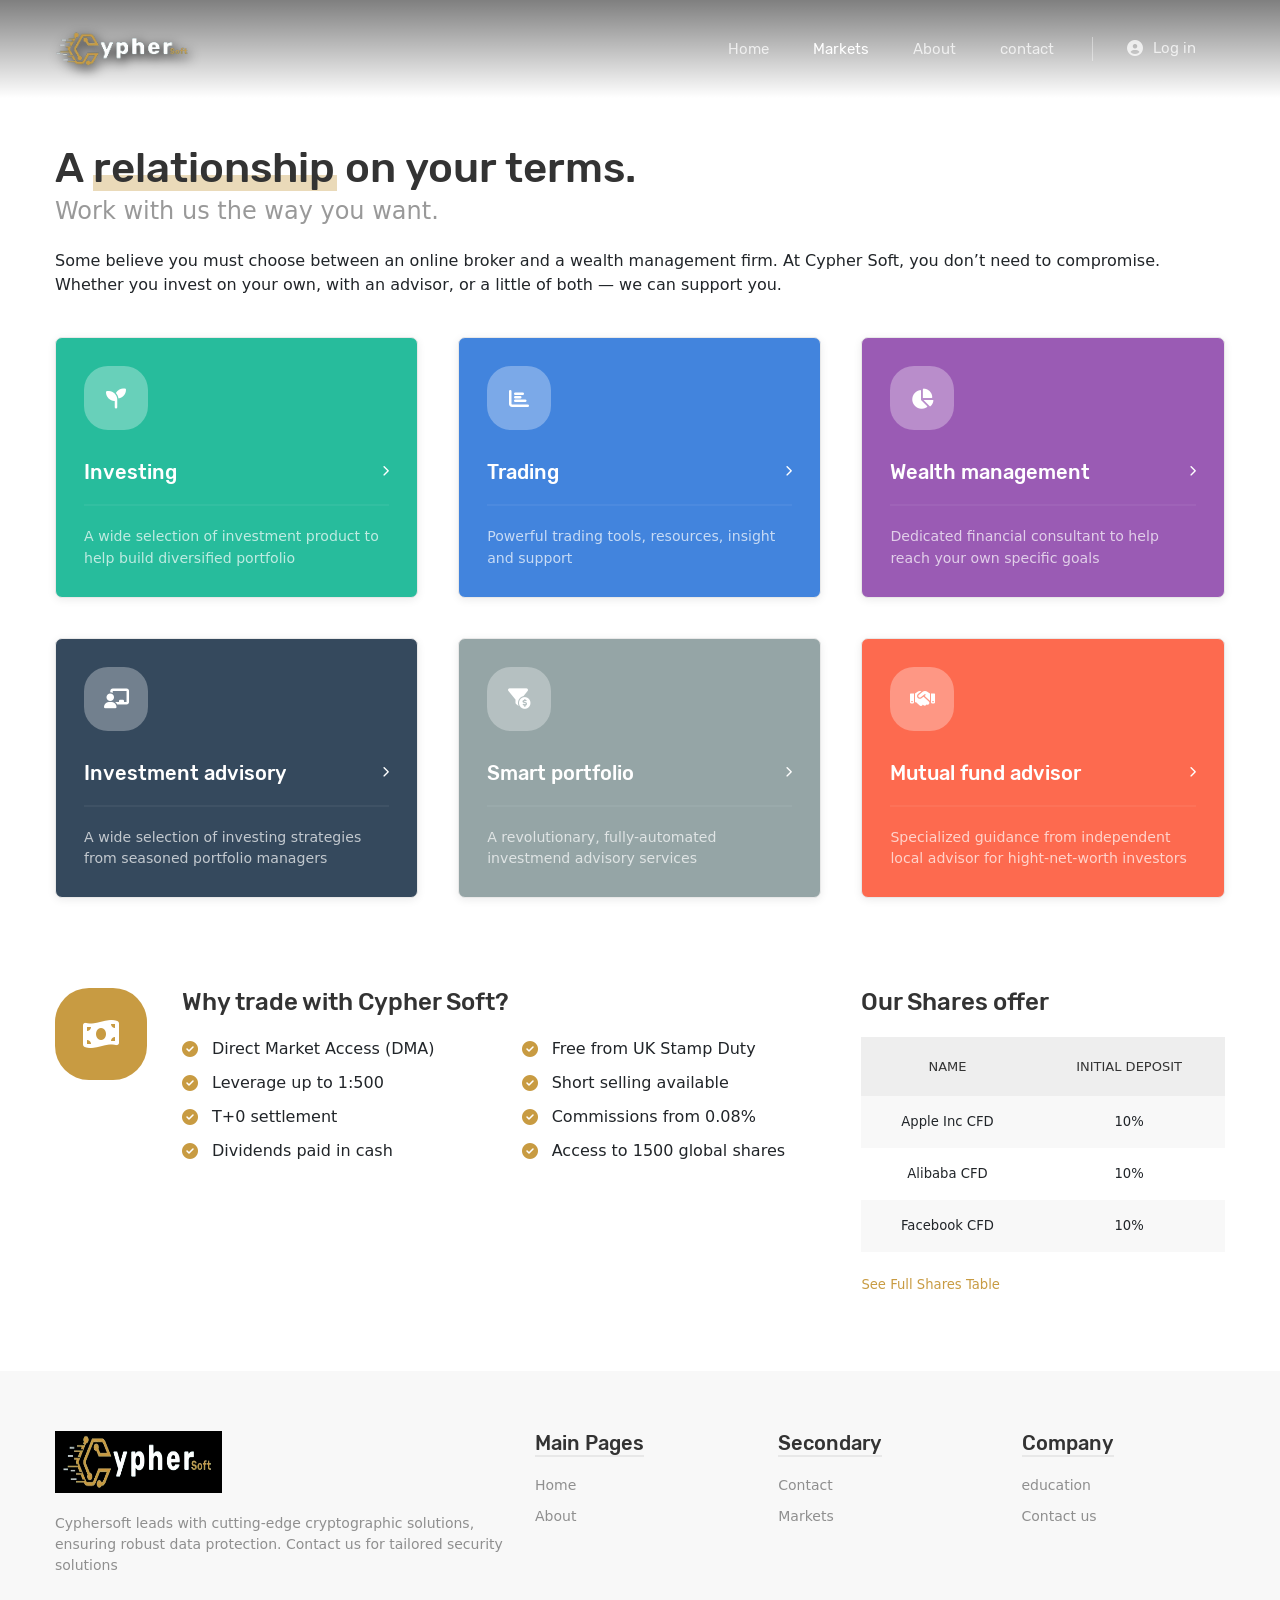
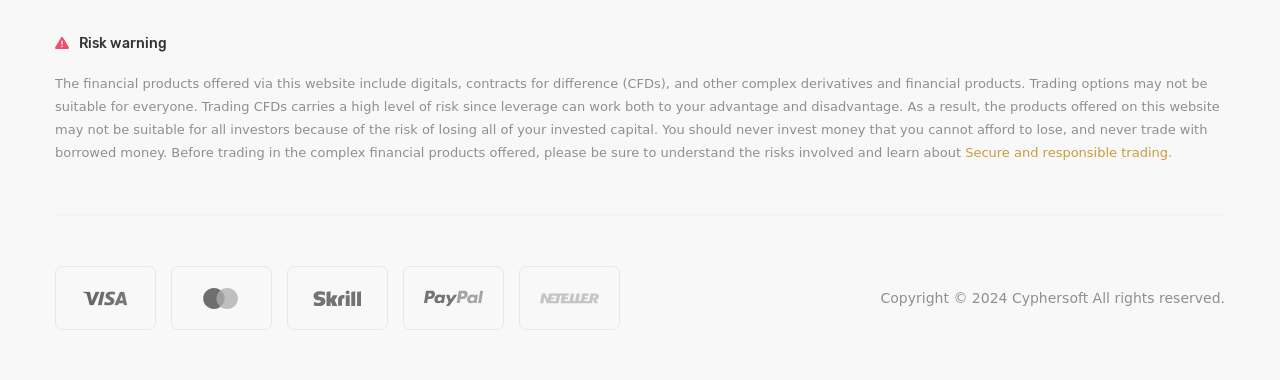
<file: markets.html>
<!doctype html>
<html lang="en">

<head>
    <!-- meta tags -->
    <meta charset="utf-8">
    <meta name="viewport" content="width=device-width, initial-scale=1">
    <meta name="description" content="Premium HTML5 Template by Indonez">
    <meta name="keywords" content="blockit, uikit3, indonez, handlebars, scss, javascript">
    <meta name="author" content="Indonez">
    <meta name="theme-color" content="#FCB42D">
    <!-- preload assets -->
    <link rel="preload" href="fonts/fa-brands-400.woff2" as="font" type="font/woff2" crossorigin>
    <link rel="preload" href="fonts/fa-solid-900.woff2" as="font" type="font/woff2" crossorigin>
    <link rel="preload" href="fonts/rubik-v9-latin-regular.woff2" as="font" type="font/woff2" crossorigin>
    <link rel="preload" href="fonts/rubik-v9-latin-500.woff2" as="font" type="font/woff2" crossorigin>
    <link rel="preload" href="fonts/rubik-v9-latin-300.woff2" as="font" type="font/woff2" crossorigin>
    <link rel="preload" href="css/style.css" as="style">
    <link rel="preload" href="js/vendors/uikit.min.js" as="script">
    <link rel="preload" href="js/utilities.min.js" as="script">
    <link rel="preload" href="js/config-theme.js" as="script">
    <link href="https://cdn.jsdelivr.net/npm/bootstrap@5.2.3/dist/css/bootstrap.min.css" rel="stylesheet" integrity="sha384-rbsA2VBKQhggwzxH7pPCaAqO46MgnOM80zW1RWuH61DGLwZJEdK2Kadq2F9CUG65" crossorigin="anonymous">

    <!-- stylesheet -->
    <link rel="stylesheet" href="css/style.css">
    <!-- uikit -->
    <script src="js/vendors/uikit.min.js"></script>
    <!-- favicon -->
    <link rel="shortcut icon" href="img/favicon.ico" type="image/x-icon">
    <!-- touch icon -->
    <link rel="apple-touch-icon-precomposed" href="img/apple-touch-icon.png">
    <title>cypher Soft</title>
</head>

<body>
    <!-- page loader begin -->
    <div class="page-loader">
        <div></div>
        <div></div>
        <div></div>
    </div>
    <!-- page loader end -->
    <!-- header begin -->
    <header>
        <div class="uk-section uk-padding-remove-vertical in-header-inverse ">
            <nav class="uk-navbar-container uk-navbar-transparent" data-uk-sticky="show-on-up: true; top: 80; animation: uk-animation-fade">
                <div class="uk-container" data-uk-navbar>
                    <div class="uk-navbar-left uk-width-expand uk-flex uk-flex-between">
                        <a class="uk-navbar-item uk-logo" href="index.html" >
                            <img src="img/logo.png" alt="logo" width="134" height="50" style="filter: drop-shadow(2px 4px 6px black);">
                        </a>
                        <ul class="uk-navbar-nav uk-visible@m">
                            <li><a href="index.html">Home</a>
                            </li>
                            <li><a href="markets.html">Markets</a>
                            </li>
                            <li><a href="about.html">About</span></a>
                            </li>
                            <li><a href="contact.html">contact</a>
                            </li>
                        </ul>
                    </div>
                    <div class="uk-navbar-right uk-width-auto">
                        <div class="uk-navbar-item uk-visible@m">
                            <div class="in-optional-nav">
                                <a href="signin.html" class="uk-button uk-button-text"><i class="fas fa-user-circle uk-margin-small-right"></i>Log in</a>
                                <!-- <a href="#" class="uk-button uk-button-primary uk-button-small uk-border-pill">Sign up</a> -->
                            </div>
                        </div>
                    </div>
                </div>
            </nav>
            <!-- <div class="uk-container">
                <div class="uk-grid">
                    <div class="uk-width-1-1">
                        <div class="uk-card uk-card-secondary uk-card-small uk-card-body uk-border-rounded">
                            <div class="uk-grid uk-text-small" data-uk-grid>
                                <div class="uk-width-3-4@m uk-visible@m">
                                    <p>Trading involves substantial risk and may result in the loss of your invested/greater that your invested capital, respectively.</p>
                                </div>
                                <div class="uk-width-expand@m uk-text-center uk-text-right@m">
                                    <a class="uk-margin-right" href="#"><i class="fas fa-comment-alt uk-margin-small-right"></i>Live Chat</a>
                                    <a href="#"><i class="fas fa-phone-alt uk-margin-small-right uk-margin-small-left"></i>1-800-123-4567</a>
                                </div>
                            </div>
                        </div>
                    </div>
                </div>
            </div> -->
        </div>  
    </header>
    <!-- header end -->
    <main>
    <!-- section content begin -->
     <div class="uk-section">
        <div class="uk-container">
            <div class="uk-grid-match uk-child-width-1-2@s uk-child-width-1-3@m in-card-10 uk-grid" data-uk-grid="">
                <div class="uk-width-1-1 uk-first-column">
                  <h1 class="uk-margin-remove">A <span class="in-highlight">relationship</span> on your terms.</h1>
                    <p class="uk-text-lead uk-text-muted uk-margin-remove">Work with us the way you want.</p>
                    <p>Some believe you must choose between an online broker and a wealth management firm. At Cypher Soft, you don’t need to compromise. Whether you invest on your own, with an advisor, or a little of both — we can support you.</p>
                </div>
                <div class="uk-grid-margin uk-first-column">
                    <div class="uk-card uk-card-default uk-card-body uk-box-shadow-small uk-border-rounded uk-light in-card-green">
                      <div class="in-icon-wrap uk-margin-bottom">
                        <i class="fas fa-seedling fa-lg"></i>
                        </div>
                        <h4 class="uk-margin-medium-top">
                            <a href="#">Investing<i class="fas fa-chevron-right uk-float-right"></i></a>
                        </h4>
                        <hr>
                        <p>A wide selection of investment product to help build diversified portfolio</p>
                    </div>
                </div>
                <div class="uk-grid-margin">
                    <div class="uk-card uk-card-default uk-card-body uk-box-shadow-small uk-border-rounded uk-light in-card-blue">
                      <div class="in-icon-wrap uk-margin-bottom">
                        <i class="fas fa-chart-bar fa-lg"></i>
                        </div>
                        <h4 class="uk-margin-medium-top">
                            <a href="#">Trading<i class="fas fa-chevron-right uk-float-right"></i></a>
                        </h4>
                        <hr>
                        <p>Powerful trading tools, resources, insight and support</p>
                    </div>
                </div>
                <div class="uk-grid-margin">
                    <div class="uk-card uk-card-default uk-card-body uk-box-shadow-small uk-border-rounded uk-light in-card-purple">
                      <div class="in-icon-wrap uk-margin-bottom">
                        <i class="fas fa-chart-pie fa-lg"></i>
                        </div>
                        <h4 class="uk-margin-medium-top">
                            <a href="#">Wealth management<i class="fas fa-chevron-right uk-float-right"></i></a>
                        </h4>
                        <hr>
                        <p>Dedicated financial consultant to help reach your own specific goals</p>
                    </div>
                </div>
                <div class="uk-grid-margin uk-first-column">
                    <div class="uk-card uk-card-default uk-card-body uk-box-shadow-small uk-border-rounded uk-light in-card-navy">
                      <div class="in-icon-wrap uk-margin-bottom">
                        <i class="fas fa-chalkboard-teacher fa-lg"></i>
                        </div>
                        <h4 class="uk-margin-medium-top">
                            <a href="#">Investment advisory<i class="fas fa-chevron-right uk-float-right"></i></a>
                        </h4>
                        <hr>
                        <p>A wide selection of investing strategies from seasoned portfolio managers</p>
                    </div>
                </div>
                <div class="uk-grid-margin">
                    <div class="uk-card uk-card-default uk-card-body uk-box-shadow-small uk-border-rounded uk-light in-card-grey">
                      <div class="in-icon-wrap uk-margin-bottom">
                        <i class="fas fa-funnel-dollar fa-lg"></i>
                        </div>
                        <h4 class="uk-margin-medium-top">
                            <a href="#">Smart portfolio<i class="fas fa-chevron-right uk-float-right"></i></a>
                        </h4>
                        <hr>
                        <p>A revolutionary, fully-automated investmend advisory services</p>
                    </div>
                </div>
                <div class="uk-grid-margin">
                    <div class="uk-card uk-card-default uk-card-body uk-box-shadow-small uk-border-rounded uk-light in-card-orange">
                      <div class="in-icon-wrap uk-margin-bottom">
                        <i class="fas fa-handshake fa-lg"></i>
                        </div>
                        <h4 class="uk-margin-medium-top">
                            <a href="#">Mutual fund advisor<i class="fas fa-chevron-right uk-float-right"></i></a>
                        </h4>
                        <hr>
                        <p>Specialized guidance from independent local advisor for hight-net-worth investors</p>
                    </div>
                </div>
            </div>
        </div>
     </div>
    <!-- section content end -->
    <!-- section content begin -->
    <div class="uk-section">
        <div class="uk-container">
            <div class="uk-grid">
                <div class="uk-width-2-3@m">
                    <div class="uk-grid uk-grid-small uk-grid-stack" data-uk-grid="">
                        <div class="uk-width-auto@m uk-first-column">
                          <div class="in-icon-wrap large primary-color uk-margin-right">
                            <i class="fas fa-money-bill-wave fa-2x"></i>
                          </div>
                        </div>
                        <div class="uk-width-expand uk-grid-margin uk-first-column">
                            <h3>Why trade with Cypher Soft?</h3>
                            <div class="uk-grid uk-child-width-1-1 uk-child-width-1-2@m">
                                <div>
                                    <ul class="uk-list in-list-check">
                                        <li>Direct Market Access (DMA)</li>
                                        <li>Leverage up to 1:500</li>
                                        <li>T+0 settlement</li>
                                        <li>Dividends paid in cash</li>
                                    </ul>
                                </div>
                                <div class="in-margin-top-10@s in-margin-bottom-30@s">
                                    <ul class="uk-list in-list-check">
                                        <li>Free from UK Stamp Duty</li>
                                        <li>Short selling available</li>
                                        <li>Commissions from 0.08%</li>
                                        <li>Access to 1500 global shares</li>
                                    </ul>
                                </div>
                            </div>
                        </div>
                    </div>
                </div>
                <div class="uk-width-1-3@m">
                    <h3>Our Shares offer</h3>
                    <table class="uk-table uk-table-striped uk-text-small uk-text-center">
                        <thead>
                            <tr>
                                <th class="uk-text-center">Name</th>
                                <th class="uk-text-center">Initial Deposit</th>
                            </tr>
                        </thead>
                        <tbody>
                            <tr>
                                <td>Apple Inc CFD</td>
                                <td>10%</td>
                            </tr>
                            <tr>
                                <td>Alibaba CFD</td>
                                <td>10%</td>
                            </tr>
                            <tr>
                                <td>Facebook CFD</td>
                                <td>10%</td>
                            </tr>
                        </tbody>
                    </table>
                    <a class="uk-link-text uk-text-small uk-text-primary" href="#">See Full Shares Table</a>
                </div>
            </div>
        </div>
    </div>
    <!-- section content end -->
    <!-- section content begin -->
    <!-- <div class="uk-section">
        <div class="uk-container">
            <div class="uk-grid">
                <div class="uk-width-1-1 in-card-16">
                    <div class="uk-card uk-card-default uk-card-body uk-box-shadow-small uk-border-rounded">
                        <div class="uk-grid uk-flex-middle" data-uk-grid>
                            <div class="uk-width-1-1 uk-width-expand@m">
                                <h3>Get up to $600 plus 60 days of commission-free stocks & forex trades</h3>
                            </div>
                            <div class="uk-width-auto">
                                <a class="uk-button uk-button-primary uk-border-rounded" href="#">Open an Account</a>
                            </div>
                        </div>
                    </div>
                </div>
            </div>
        </div>
    </div> -->
    <!-- section content end -->
    </main>
    <!-- footer begin -->
    <footer>
        <div class="uk-section uk-section-muted uk-padding-large uk-padding-remove-horizontal uk-margin-medium-top">
            <div class="uk-container">
                <div class="uk-grid-medium" data-uk-grid="">
                    <div class="uk-width-expand@m">
                        <div class="footer-logo">
                            <img class="uk-display-block bg-black py-1 px-2" src="img/logo.png" alt="footer-logo"  style="height: 62px;width: 167px;">
                        </div>
                        <!-- <p class="uk-text-large uk-margin-small-top">Trade with financial thinking.</p> -->
                        <p class="uk-visible@m">Cyphersoft leads with cutting-edge cryptographic solutions, ensuring robust data protection.
                            Contact us for tailored security solutions
                        </p>
                    </div>
                    <div class="uk-width-3-5@m">
                        <div class="uk-child-width-1-3@s uk-child-width-1-3@m" data-uk-grid="">
                            <div>
                                <h4><span>Main Pages</span></h4>
                                <ul class="uk-list uk-link-text">
                                    <li><a href="#">Home</a></li>
                                    <li><a href="#">About</a></li>
                                </ul>
                            </div>
                            <div>
                                <h4><span>Secondary</span></h4>
                                <ul class="uk-list uk-link-text">
                                    <li><a href="contact.html">Contact</a></li>
                                    <li><a href="markets.html">Markets</a></li>
                                </ul>
                            </div>
                            <div>
                                <h4><span>Company</span></h4>
                                <ul class="uk-list uk-link-text">
                                    <li><a href="education.html">education</a></li>
                                    <li><a href="contact.html">Contact us</a></li>
                                </ul>
                            </div>
                        </div>
                    </div>
                    <div class="uk-width-1-1 uk-margin-large-top in-offset-bottom-10 uk-grid-margin uk-first-column">
                        <h6><i class="fas fa-exclamation-triangle uk-text-danger uk-margin-small-right"></i>Risk warning</h6>
                        <p class="uk-text-small">The financial products offered via this website include digitals, contracts for difference (CFDs), and other complex derivatives and financial products. Trading options may not be suitable for everyone. Trading CFDs carries a high level of risk since leverage can work both to your advantage and disadvantage. As a result, the products offered on this website may not be suitable for all investors because of the risk of losing all of your invested capital. You should never invest money that you cannot afford to lose, and never trade with borrowed money. Before trading in the complex financial products offered, please be sure to understand the risks involved and learn about <a href="#">Secure and responsible trading.</a></p>
                        <hr>
                        <div class="uk-grid uk-flex uk-flex-middle" data-uk-grid="">
                            <div class="uk-width-1-2@m uk-first-column">
                                <div class="uk-grid-small uk-flex uk-child-width-1-4@s uk-child-width-1-5@m in-payment-method uk-text-center uk-grid" data-uk-grid="">
                                    <div class="uk-first-column">
                                        <div class="uk-card uk-card-default uk-card-small uk-card-body">
                                            <img src="img/in-wave-visa.svg" data-src="img/in-wave-visa.svg" alt="wave-payment" width="59" height="22" data-uk-img="">
                                        </div>
                                    </div>
                                    <div>
                                        <div class="uk-card uk-card-default uk-card-small uk-card-body">
                                            <img src="img/in-wave-mastercard.svg" data-src="img/in-wave-mastercard.svg" alt="wave-payment" width="59" height="22" data-uk-img="">
                                        </div>
                                    </div>
                                    <div>
                                        <div class="uk-card uk-card-default uk-card-small uk-card-body">
                                            <img src="img/in-wave-skrill.svg" data-src="img/in-wave-skrill.svg" alt="wave-payment" width="59" height="22" data-uk-img="">
                                        </div>
                                    </div>
                                    <div>
                                        <div class="uk-card uk-card-default uk-card-small uk-card-body">
                                            <img src="img/in-wave-paypal.svg" data-src="img/in-wave-paypal.svg" alt="wave-payment" width="59" height="22" data-uk-img="">
                                        </div>
                                    </div>
                                    <div>
                                        <div class="uk-card uk-card-default uk-card-small uk-card-body uk-visible@m">
                                            <img src="img/in-wave-neteller.svg" data-src="img/in-wave-neteller.svg" alt="wave-payment" width="59" height="22" data-uk-img="">
                                        </div>
                                    </div>
                                </div>
                            </div>
                            <div class="uk-width-expand@m uk-text-right@m">
                                <p class="copyright-text">Copyright © 2024 Cyphersoft All rights reserved.</p>
                            </div>
                        </div>
                    </div>
                </div>
            </div>        
        </div>
    </footer>
    <!-- footer end -->
    <!-- to top begin -->
    <a href="#" class="to-top uk-visible@m" data-uk-scroll>
        Top<i class="fas fa-chevron-up" ></i>
    </a>
    <!-- to top end -->
    <!-- javascript -->
    <script src="js/utilities.min.js"></script>
    <script src="js/config-theme.js"></script>
</body>

</html>
</file>
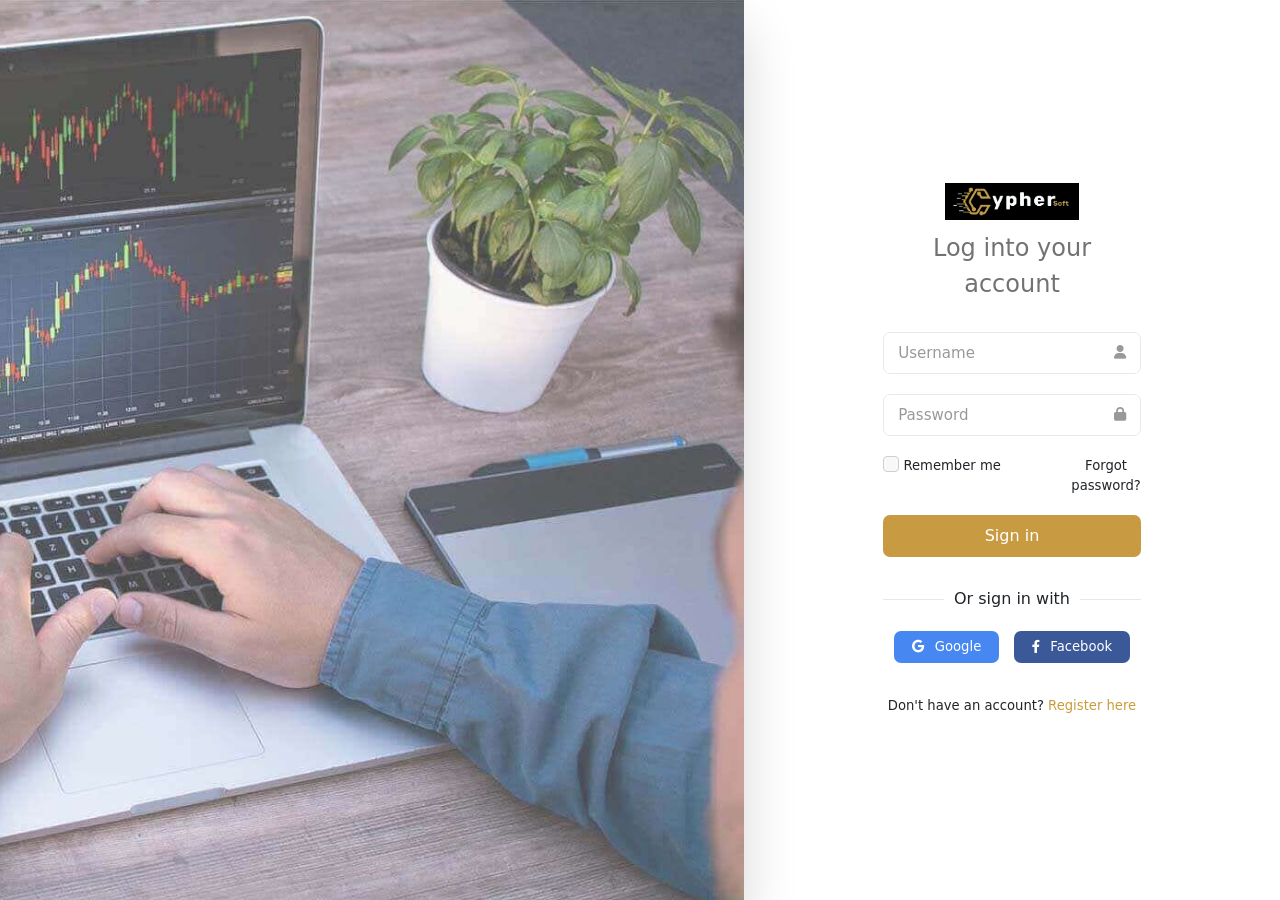
<file: signin.html>
<!doctype html>
<html lang="en">

<head>
    <!-- meta tags -->
    <meta charset="utf-8">
    <meta name="viewport" content="width=device-width, initial-scale=1">
    <meta name="description" content="Premium HTML5 Template by Indonez">
    <meta name="keywords" content="blockit, uikit3, indonez, handlebars, scss, javascript">
    <meta name="author" content="Indonez">
    <meta name="theme-color" content="#FCB42D">
    <!-- preload assets -->
    <link rel="preload" href="fonts/fa-brands-400.woff2" as="font" type="font/woff2" crossorigin>
    <link rel="preload" href="fonts/fa-solid-900.woff2" as="font" type="font/woff2" crossorigin>
    <link rel="preload" href="fonts/rubik-v9-latin-regular.woff2" as="font" type="font/woff2" crossorigin>
    <link rel="preload" href="fonts/rubik-v9-latin-500.woff2" as="font" type="font/woff2" crossorigin>
    <link rel="preload" href="fonts/rubik-v9-latin-300.woff2" as="font" type="font/woff2" crossorigin>
    <link rel="preload" href="css/style.css" as="style">
    <link rel="preload" href="js/vendors/uikit.min.js" as="script">
    <link rel="preload" href="js/utilities.min.js" as="script">
    <link rel="preload" href="js/config-theme.js" as="script">
    <link href="https://cdn.jsdelivr.net/npm/bootstrap@5.2.3/dist/css/bootstrap.min.css" rel="stylesheet" integrity="sha384-rbsA2VBKQhggwzxH7pPCaAqO46MgnOM80zW1RWuH61DGLwZJEdK2Kadq2F9CUG65" crossorigin="anonymous">

    <!-- stylesheet -->
    <link rel="stylesheet" href="css/style.css">
    <!-- uikit -->
    <script src="js/vendors/uikit.min.js"></script>
    <!-- favicon -->
    <link rel="shortcut icon" href="img/favicon.ico" type="image/x-icon">
    <!-- touch icon -->
    <link rel="apple-touch-icon-precomposed" href="img/apple-touch-icon.png">
    <title>Sign in - Equity HTML5 Template</title>
</head>

<body>
    <!-- page loader begin -->
    <div class="page-loader">
        <div></div>
        <div></div>
        <div></div>
    </div>
    <!-- page loader end -->
    <main>
    <!-- section content begin -->
    <div class="uk-section uk-padding-remove-vertical">
        <div class="uk-container uk-container-expand">
            <div class="uk-grid" data-uk-height-viewport="expand: true">
                <div class="uk-width-3-5@m uk-background-cover uk-background-center-right uk-visible@m uk-box-shadow-xlarge" style="background-image: url(img/in-signin-image.jpg);">                
                    
                </div>
                <div class="uk-width-expand@m uk-flex uk-flex-middle">
                    <div class="uk-grid uk-flex-center">
                        <div class="uk-width-3-5@m">
                            <div class="uk-text-center in-padding-horizontal@s">
                                <a class="uk-logo" href="index.html" >
                                    <img src="img/in-lazy.gif" data-src="img/logo.png" alt="logo" width="134" height="23" data-uk-img class="bg-black py-1 px-2">
                                </a>
                                <p class="uk-text-lead uk-margin-small-top uk-margin-medium-bottom">Log into your account</p>
                                <!-- login form begin -->
                                <form class="uk-grid uk-form">
                                    <div class="uk-margin-small uk-width-1-1 uk-inline">
                                        <span class="uk-form-icon uk-form-icon-flip fas fa-user fa-sm"></span>
                                        <input class="uk-input uk-border-rounded" id="username" value="" type="text" placeholder="Username">
                                    </div>
                                    <div class="uk-margin-small uk-width-1-1 uk-inline">
                                        <span class="uk-form-icon uk-form-icon-flip fas fa-lock fa-sm"></span>
                                        <input class="uk-input uk-border-rounded" id="password" value="" type="email" placeholder="Password">
                                    </div>
                                    <div class="uk-margin-small uk-width-auto uk-text-small">
                                        <label><input class="uk-checkbox" type="checkbox"> Remember me</label>
                                    </div>
                                    <div class="uk-margin-small uk-width-expand uk-text-small">
                                        <label class="uk-align-right"><a class="uk-link-reset" href="#">Forgot password?</a></label>
                                    </div>
                                    <div class="uk-margin-small uk-width-1-1">
                                        <button class="uk-button uk-width-1-1 uk-button-primary uk-border-rounded uk-float-left" type="submit" name="submit">Sign in</button>
                                    </div>
                                </form>
                                <!-- login form end -->
                                <p class="uk-heading-line"><span>Or sign in with</span></p>
                                <div class="uk-margin-medium-bottom">
                                    <a class="uk-button uk-button-primary uk-button-small uk-border-rounded color-google" href="#"><i class="fab fa-google uk-margin-small-right"></i>Google</a>
                                    <a class="uk-button uk-button-primary uk-button-small uk-border-rounded uk-margin-small-left color-facebook" href="#"><i class="fab fa-facebook-f uk-margin-small-right"></i>Facebook</a>
                                </div>                        
                                <span class="uk-text-small">Don't have an account? <a href="#">Register here</a></span>
                            </div>
                        </div>
                    </div>                
                </div>
            </div>
        </div>
    </div>
    <!-- section content end -->
    </main>
    <!-- javascript -->
    <script src="js/utilities.min.js"></script>
    <script src="js/config-theme.js"></script>
</body>

</html>
</file>
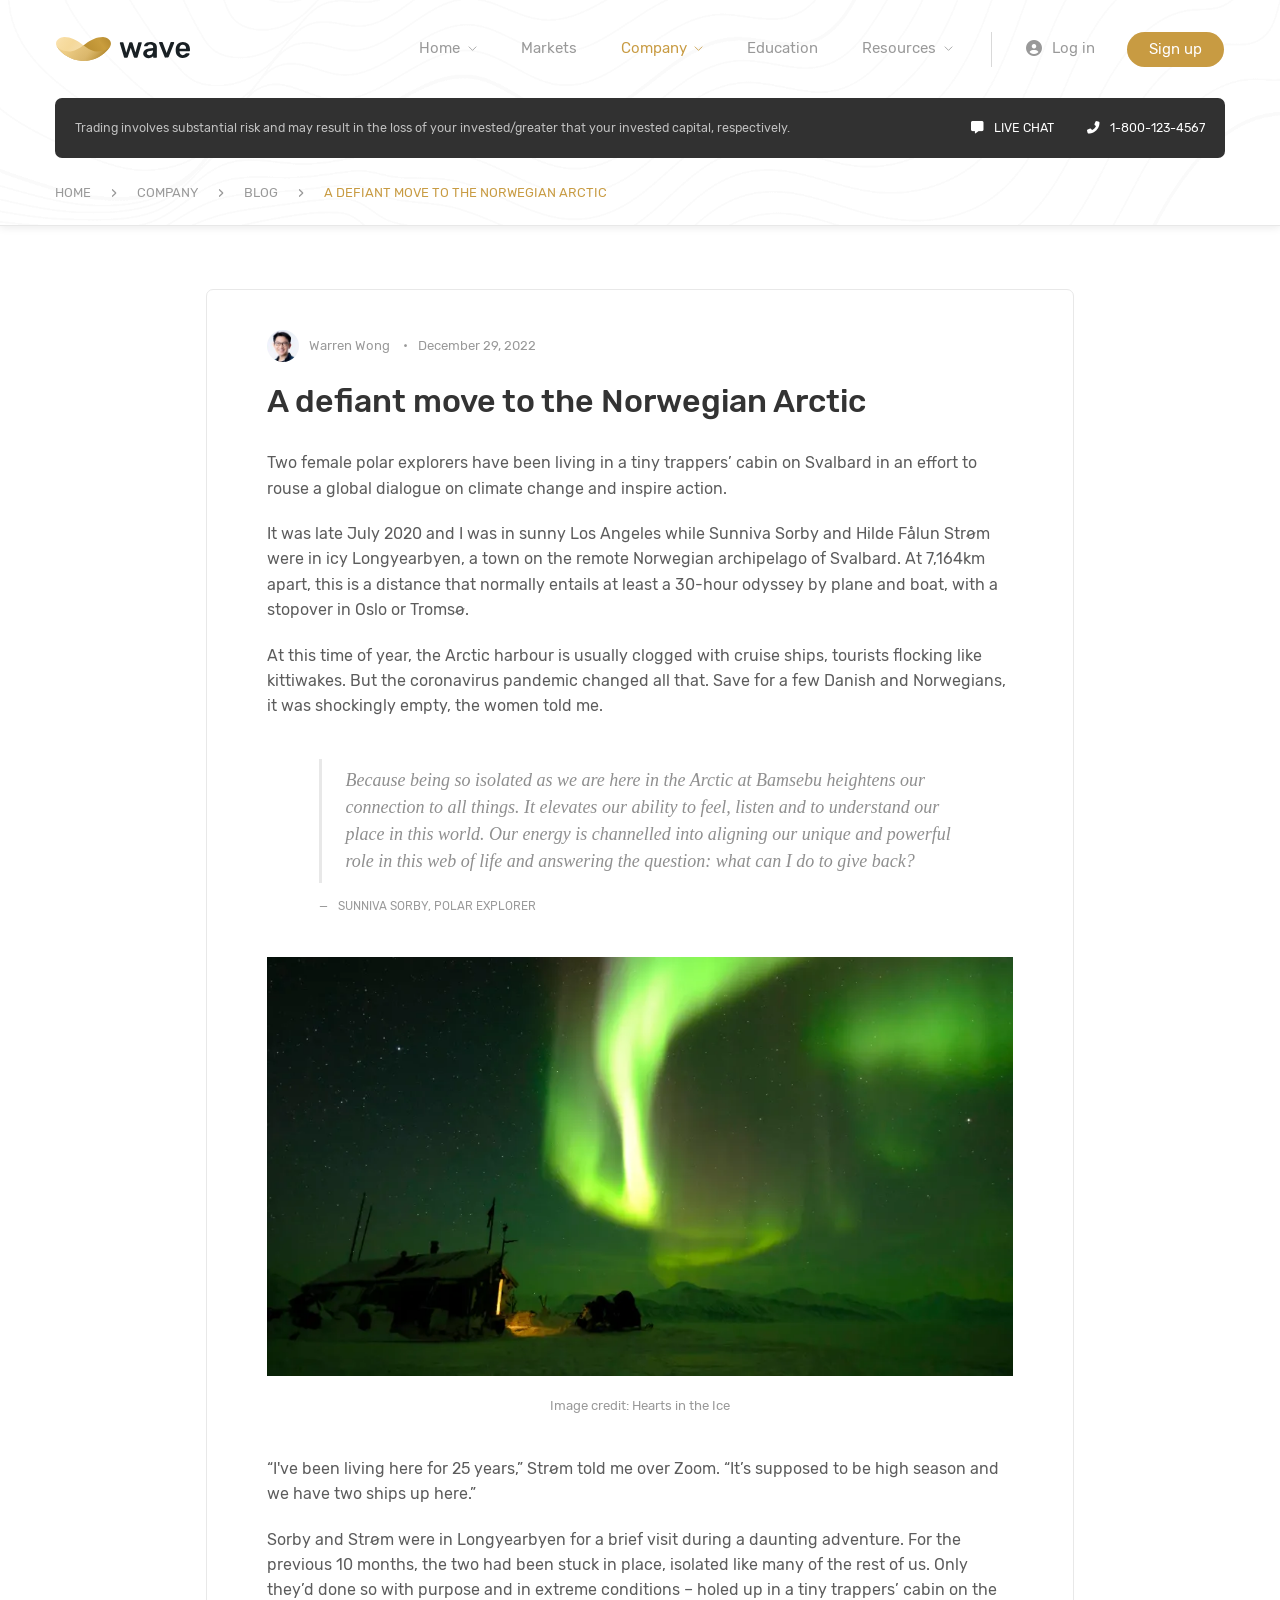
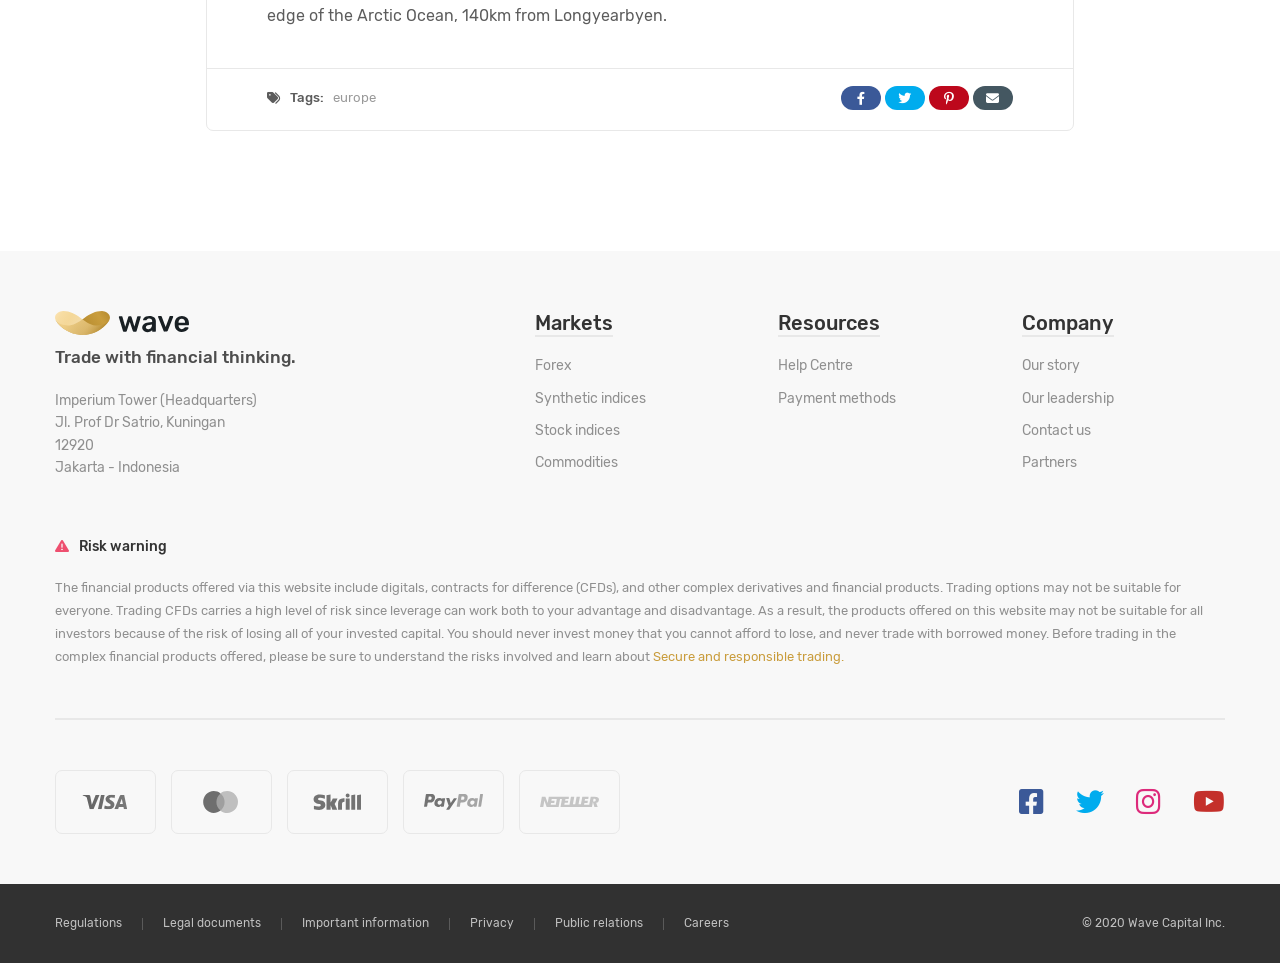
<file: blog/a-defiant-move-to-the-norwegian-arctic.html>
<!doctype html>
<html lang="en">

<head>
    <!-- meta tags -->
    <meta charset="utf-8">
    <meta name="viewport" content="width=device-width, initial-scale=1">
    <meta name="description" content="Premium HTML5 Template by Indonez">
    <meta name="keywords" content="blockit, uikit3, indonez, handlebars, scss, javascript">
    <meta name="author" content="Indonez">
    <meta name="theme-color" content="#FCB42D">
    <!-- preload assets -->
    <link rel="preload" href="../fonts/fa-brands-400.woff2" as="font" type="font/woff2" crossorigin>
    <link rel="preload" href="../fonts/fa-solid-900.woff2" as="font" type="font/woff2" crossorigin>
    <link rel="preload" href="../fonts/rubik-v9-latin-regular.woff2" as="font" type="font/woff2" crossorigin>
    <link rel="preload" href="../fonts/rubik-v9-latin-500.woff2" as="font" type="font/woff2" crossorigin>
    <link rel="preload" href="../fonts/rubik-v9-latin-300.woff2" as="font" type="font/woff2" crossorigin>
    <link rel="preload" href="../css/style.css" as="style">
    <link rel="preload" href="../js/vendors/uikit.min.js" as="script">
    <link rel="preload" href="../js/utilities.min.js" as="script">
    <link rel="preload" href="../js/config-theme.js" as="script">
    <!-- stylesheet -->
    <link rel="stylesheet" href="../css/style.css">
    <!-- uikit -->
    <script src="../js/vendors/uikit.min.js"></script>
    <!-- favicon -->
    <link rel="shortcut icon" href="../img/favicon.ico" type="image/x-icon">
    <!-- touch icon -->
    <link rel="apple-touch-icon-precomposed" href="../img/apple-touch-icon.png">
    <title>Blog - Equity HTML5 Template</title>
</head>

<body>
    <!-- page loader begin -->
    <div class="page-loader">
        <div></div>
        <div></div>
        <div></div>
    </div>
    <!-- page loader end -->
    <!-- header begin -->
    <header>
        <div class="uk-section uk-padding-remove-vertical in-header-inner uk-background-cover uk-background-top-center" style="background-image: url(../img/in-wave-background-1.png);">
            <nav class="uk-navbar-container uk-navbar-transparent" data-uk-sticky="show-on-up: true; top: 80; animation: uk-animation-fade">
                <div class="uk-container" data-uk-navbar>
                    <div class="uk-navbar-left uk-width-expand uk-flex uk-flex-between">
                        <a class="uk-navbar-item uk-logo" href="../index.html"  data-logo-inverse="filename: header-logo-WeY2ag.svg; sticky-only: true">
                            <img src="../img/user/header-logo-EelGlt.svg" alt="logo" width="134" height="23">
                        </a>
                        <ul class="uk-navbar-nav uk-visible@m">
                            <li><a href="../index.html">Home<span data-uk-navbar-parent-icon></span></a>
                                <div class="uk-navbar-dropdown">
                                    <ul class="uk-nav uk-navbar-dropdown-nav">
                                        <li><a href="../homepage2.html">Homepage 2</a></li>
                                        <li><a href="../homepage3.html">Homepage 3</a></li>
                                        <li><a href="../homepage4.html">Homepage 4</a></li>
                                    </ul>
                                </div>
                            </li>
                            <li><a href="../markets.html">Markets</a>
                            </li>
                            <li><a href="../#">Company<span data-uk-navbar-parent-icon></span></a>
                                <div class="uk-navbar-dropdown">
                                    <ul class="uk-nav uk-navbar-dropdown-nav">
                                        <li><a href="../about.html">About</a></li>
                                        <li><a href="../blog.html">Blog</a></li>
                                        <li><a href="../careers.html">Careers</a></li>
                                        <li><a href="../contact.html">Contact</a></li>
                                    </ul>
                                </div>
                            </li>
                            <li><a href="../education.html">Education</a>
                            </li>
                            <li><a href="../#">Resources<span data-uk-navbar-parent-icon></span></a>
                                <div class="uk-navbar-dropdown uk-navbar-dropdown-width-2">
                                    <div class="uk-navbar-dropdown-grid uk-child-width-1-2" data-uk-grid>
                                        <div>
                                            <ul class="uk-nav uk-navbar-dropdown-nav">
                                                <li><a href="../https://getuikit.com/docs/introduction">Documentation<i class="fas fa-square-arrow-up-right fa-sm"></i></a></li>
                                                <li><a href="../help-center.html">Help Center</a></li>
                                                <li><a href="../customers.html">Customers</a></li>
                                                <li><a href="../roadmap.html">Roadmap</a></li>
                                                <li><a href="../legal-docs.html">Legal Docs<i class="fas fa-gavel fa-sm"></i></a></li>
                                            </ul>
                                        </div>
                                        <div>
                                            <ul class="uk-nav uk-navbar-dropdown-nav">
                                                <li><a class="uk-disabled" href="#">Adipiscing elit sed do eiusmod incididunt ut labore dolore magna lorem ipsum sit dolor amet consectetur</a></li>
                                            </ul>
                                        </div>
                                    </div>
                                </div>
                            </li>
                        </ul>
                    </div>
                    <div class="uk-navbar-right uk-width-auto">
                        <div class="uk-navbar-item uk-visible@m">
                            <div class="in-optional-nav">
                                <a href="../signin.html" class="uk-button uk-button-text"><i class="fas fa-user-circle uk-margin-small-right"></i>Log in</a>
                                <a href="../#" class="uk-button uk-button-primary uk-button-small uk-border-pill">Sign up</a>
                            </div>
                        </div>
                    </div>
                </div>
            </nav>
            <div class="uk-container">
                <div class="uk-grid">
                    <div class="uk-width-1-1">
                        <div class="uk-card uk-card-secondary uk-card-small uk-card-body uk-border-rounded">
                            <div class="uk-grid uk-text-small" data-uk-grid>
                                <div class="uk-width-3-4@m uk-visible@m">
                                    <p>Trading involves substantial risk and may result in the loss of your invested/greater that your invested capital, respectively.</p>
                                </div>
                                <div class="uk-width-expand@m uk-text-center uk-text-right@m">
                                    <a class="uk-margin-right" href="#"><i class="fas fa-comment-alt uk-margin-small-right"></i>Live Chat</a>
                                    <a href="#"><i class="fas fa-phone-alt uk-margin-small-right uk-margin-small-left"></i>1-800-123-4567</a>
                                </div>
                            </div>
                        </div>
                    </div>
                    <!-- breadcrumb content begin -->
                    <div class="uk-section uk-padding-remove-vertical in-wave-breadcrumb">
                        <div class="uk-container">
                            <div class="uk-grid">
                                <div class="uk-width-1-1">
                                    <ul class="uk-breadcrumb">
                                        <li><a href="#">Home</a></li>
                                    </ul>
                                </div>
                            </div>
                        </div>
                    </div>
                    <!-- breadcrumb content end -->
                </div>
            </div>
        </div>  
    </header>
    <!-- header end -->
    <main data-title="blog-single">
        <!-- blog content begin -->
        <div class="uk-section uk-margin-small-top">
            <div class="uk-container">
                <div class="uk-grid uk-flex uk-flex-center in-blog-1 in-article">
                    <div class="uk-width-3-4@m">
                        <article class="uk-card uk-card-default uk-border-rounded">
                            <div class="uk-card-body">
                                <div class="uk-flex">
                                    <div class="uk-margin-small-right">
                                        <img class="uk-border-pill uk-background-muted" src="../img/user/author-85z9UC.jpg" alt="author" width="32" height="32">
                                    </div>
                                    <div class="uk-flex uk-flex-middle">
                                        <p class="uk-text-small uk-text-muted uk-margin-remove">
                                            Warren Wong
                                            <span class="uk-margin-small-left uk-margin-small-right">•</span>
                                        </p>
                                    </div>
                                    <div class="uk-flex uk-flex-middle">
                                        <p class="uk-text-small uk-text-muted uk-margin-remove">
                                            December 29, 2022
                                        </p>
                                    </div>
                                </div>
                                <h2 class="uk-margin-top uk-margin-medium-bottom">A defiant move to the Norwegian Arctic</h2>
                                <p>Two female polar explorers have been living in a tiny trappers’ cabin on Svalbard in an effort to rouse a global dialogue on climate change and inspire action.</p>
                                <p>It was late July 2020 and I was in sunny Los Angeles while Sunniva Sorby and Hilde Fålun Strøm were in icy Longyearbyen, a town on the remote Norwegian archipelago of Svalbard. At 7,164km apart, this is a distance that normally entails at least a 30-hour odyssey by plane and boat, with a stopover in Oslo or Tromsø.</p>
                                <p>At this time of year, the Arctic harbour is usually clogged with cruise ships, tourists flocking like kittiwakes. But the coronavirus pandemic changed all that. Save for a few Danish and Norwegians, it was shockingly empty, the women told me.</p>
                                <blockquote class="in-article-blockquote">
                                    <p class="uk-margin-small-bottom">Because being so isolated as we are here in the Arctic at Bamsebu heightens our connection to all things. It elevates our ability to feel, listen and to understand our place in this world. Our energy is channelled into aligning our unique and powerful role in this web of life and answering the question: what can I do to give back?</p>
                                    <footer><cite>Sunniva Sorby, polar explorer</cite></footer>
                                </blockquote>
                                <figure class="in-article-image">
                                    <img src="../img/user/image-post-FK69DQ.webp" class="uk-width-1-1" alt="Image credit: Hearts in the Ice">
                                    <figcaption class="uk-text-small uk-text-center uk-text-muted uk-margin-top">Image credit: Hearts in the Ice</figcaption>
                                </figure>
                                <p>“I've been living here for 25 years,” Strøm told me over Zoom. “It’s supposed to be high season and we have two ships up here.”</p>
                                <p>Sorby and Strøm were in Longyearbyen for a brief visit during a daunting adventure. For the previous 10 months, the two had been stuck in place, isolated like many of the rest of us. Only they’d done so with purpose and in extreme conditions – holed up in a tiny trappers’ cabin on the edge of the Arctic Ocean, 140km from Longyearbyen.</p>
                            </div>
                            <div class="uk-card-footer uk-clearfix">
                                <div class="uk-float-left in-article-tags">
                                    <i class="fas fa-tags"></i><span class="uk-margin-small-left uk-text-bold">Tags: &nbsp;</span>
                                    <a href="../blog-find.html?tag=europe" class="uk-link-muted">europe</a>
                                </div>
                                <div class="uk-float-right in-article-share share-btn">
                                    <a class="uk-label color-facebook" data-id="fb"><i class="fab fa-facebook-f"></i></a>
                                    <a class="uk-label color-twitter" data-id="tw"><i class="fab fa-twitter"></i></a>
                                    <a class="uk-label color-pinterest" data-id="pi"><i class="fab fa-pinterest-p"></i></a>
                                    <a class="uk-label color-email" data-id="mail"><i class="fas fa-envelope"></i></a>
                                </div>
                            </div>
                        </article>
                    </div>
                </div>
            </div>
        </div>
        <!-- blog content end -->
        <!-- disquss begin -->
        <div class="uk-section uk-padding-remove-top">
            <div class="uk-container">
                <div class="uk-grid uk-flex uk-flex-center">
                    <div class="uk-width-3-4@m">
                        <div id="disqus_thread"></div>
                        <script>
                            (function() { // DON'T EDIT BELOW THIS LINE
                                var d = document, s = d.createElement('script');
                                s.src = `https://html-demo.disqus.com/embed.js`;
                                s.setAttribute('data-timestamp', +new Date());
                                (d.head || d.body).appendChild(s);
                            })();
                        </script>
                        <noscript>Please enable JavaScript to view the <a href="https://disqus.com/?ref_noscript">comments powered by Disqus.</a></noscript>
                    </div>
                </div>
            </div>
        </div>
        <!-- disquss content end -->
    </main>
    <!-- footer begin -->
    <footer>
        <div class="uk-section uk-section-muted uk-padding-large uk-padding-remove-horizontal uk-margin-medium-top">
            <div class="uk-container">
                <div class="uk-grid-medium" data-uk-grid="">
                    <div class="uk-width-expand@m">
                        <div class="footer-logo">
                            <img class="uk-display-block" src="../img/user/footer-logo-3WIDIh.svg" alt="footer-logo" width="134" height="23" data-uk-img="">
                        </div>
                        <p class="uk-text-large uk-margin-small-top">Trade with financial thinking.</p>
                        <p class="uk-visible@m">Imperium Tower (Headquarters)<br>
                        Jl. Prof Dr Satrio, Kuningan<br>
                        12920<br>
                        Jakarta - Indonesia
                        </p>
                    </div>
                    <div class="uk-width-3-5@m">
                        <div class="uk-child-width-1-3@s uk-child-width-1-3@m" data-uk-grid="">
                            <div>
                                <h4><span>Markets</span></h4>
                                <ul class="uk-list uk-link-text">
                                    <li><a href="#">Forex</a></li>
                                    <li><a href="#">Synthetic indices</a></li>
                                    <li><a href="#">Stock indices</a></li>
                                    <li><a href="#">Commodities</a></li>
                                </ul>
                            </div>
                            <div>
                                <h4><span>Resources</span></h4>
                                <ul class="uk-list uk-link-text">
                                    <li><a href="#">Help Centre</a></li>
                                    <li><a href="#">Payment methods</a></li>
                                </ul>
                            </div>
                            <div>
                                <h4><span>Company</span></h4>
                                <ul class="uk-list uk-link-text">
                                    <li><a href="#">Our story</a></li>
                                    <li><a href="#">Our leadership</a></li>
                                    <li><a href="#">Contact us</a></li>
                                    <li><a href="#">Partners</a></li>
                                </ul>
                            </div>
                        </div>
                    </div>
                    <div class="uk-width-1-1 uk-margin-large-top in-offset-bottom-10">
                        <h6><i class="fas fa-exclamation-triangle uk-text-danger uk-margin-small-right"></i>Risk warning</h6>
                        <p class="uk-text-small">The financial products offered via this website include digitals, contracts for difference (CFDs), and other complex derivatives and financial products. Trading options may not be suitable for everyone. Trading CFDs carries a high level of risk since leverage can work both to your advantage and disadvantage. As a result, the products offered on this website may not be suitable for all investors because of the risk of losing all of your invested capital. You should never invest money that you cannot afford to lose, and never trade with borrowed money. Before trading in the complex financial products offered, please be sure to understand the risks involved and learn about <a href="#">Secure and responsible trading.</a></p>
                        <hr>
                        <div class="uk-grid uk-flex uk-flex-middle" data-uk-grid="">
                            <div class="uk-width-1-2@m">
                                <div class="uk-grid-small uk-flex uk-child-width-1-4@s uk-flex uk-child-width-1-5@m in-payment-method uk-text-center" data-uk-grid="">
                                    <div>
                                        <div class="uk-card uk-card-default uk-card-small uk-card-body">
                                            <img src="../img/in-lazy.gif" data-src="../img/in-wave-visa.svg" alt="wave-payment" width="59" height="22" data-uk-img="">
                                        </div>
                                    </div>
                                    <div>
                                        <div class="uk-card uk-card-default uk-card-small uk-card-body">
                                            <img src="../img/in-lazy.gif" data-src="../img/in-wave-mastercard.svg" alt="wave-payment" width="59" height="22" data-uk-img="">
                                        </div>
                                    </div>
                                    <div>
                                        <div class="uk-card uk-card-default uk-card-small uk-card-body">
                                            <img src="../img/in-lazy.gif" data-src="../img/in-wave-skrill.svg" alt="wave-payment" width="59" height="22" data-uk-img="">
                                        </div>
                                    </div>
                                    <div>
                                        <div class="uk-card uk-card-default uk-card-small uk-card-body">
                                            <img src="../img/in-lazy.gif" data-src="../img/in-wave-paypal.svg" alt="wave-payment" width="59" height="22" data-uk-img="">
                                        </div>
                                    </div>
                                    <div>
                                        <div class="uk-card uk-card-default uk-card-small uk-card-body uk-visible@m">
                                            <img src="../img/in-lazy.gif" data-src="../img/in-wave-neteller.svg" alt="wave-payment" width="59" height="22" data-uk-img="">
                                        </div>
                                    </div>
                                </div>
                            </div>
                            <div class="uk-width-1-2@m uk-flex uk-flex-right@m">
                                <!-- social media begin -->
                                <div class="uk-flex social-media-list">
                                <div><a href="https://www.facebook.com/indonez" class="color-facebook text-decoration-none"><i class="fab fa-facebook-square"></i> Facebook</a></div>
                                <div><a href="https://twitter.com/indonez_tw" class="color-twitter text-decoration-none"><i class="fab fa-twitter"></i> Twitter</a></div>
                                <div><a href="https://www.instagram.com/indonez_ig" class="color-instagram text-decoration-none"><i class="fab fa-instagram"></i> Instagram</a></div>
                                <div><a href="#some-link" class="color-youtube text-decoration-none"><i class="fab fa-youtube"></i> Youtube</a></div>
                                </div>
                                <!-- social media end -->
                            </div>
                        </div>
                    </div>
                </div>
            </div>        
        </div>
        <div class="uk-section uk-section-secondary uk-padding-remove-vertical">
            <div class="uk-container">
                <div class="uk-grid">
                    <div class="uk-width-3-4@m uk-visible@m">
                        <ul class="uk-subnav uk-subnav-divider">
                            <li><a href="#">Regulations</a></li>
                            <li><a href="#">Legal documents</a></li>
                            <li><a href="#">Important information</a></li>
                            <li><a href="#">Privacy</a></li>
                            <li><a href="#">Public relations</a></li>
                            <li><a href="#">Careers</a></li>
                        </ul>
                    </div>
                    <div class="uk-width-expand@m uk-text-right@m">
                        <p class="copyright-text">© 2020 Wave Capital Inc.</p>
                    </div>
                </div>
            </div>
        </div>
    </footer>
    <!-- footer end -->
    <!-- to top begin -->
    <a href="#" class="to-top uk-visible@m" data-uk-scroll>
        Top<i class="fas fa-chevron-up" ></i>
    </a>
    <!-- to top end -->
    <!-- javascript -->
    <script src="../js/vendors/share-buttons.min.js"></script>
    <script src="../js/utilities.min.js"></script>
    <script src="../js/config-theme.js"></script>
</body>

</html>
</file>
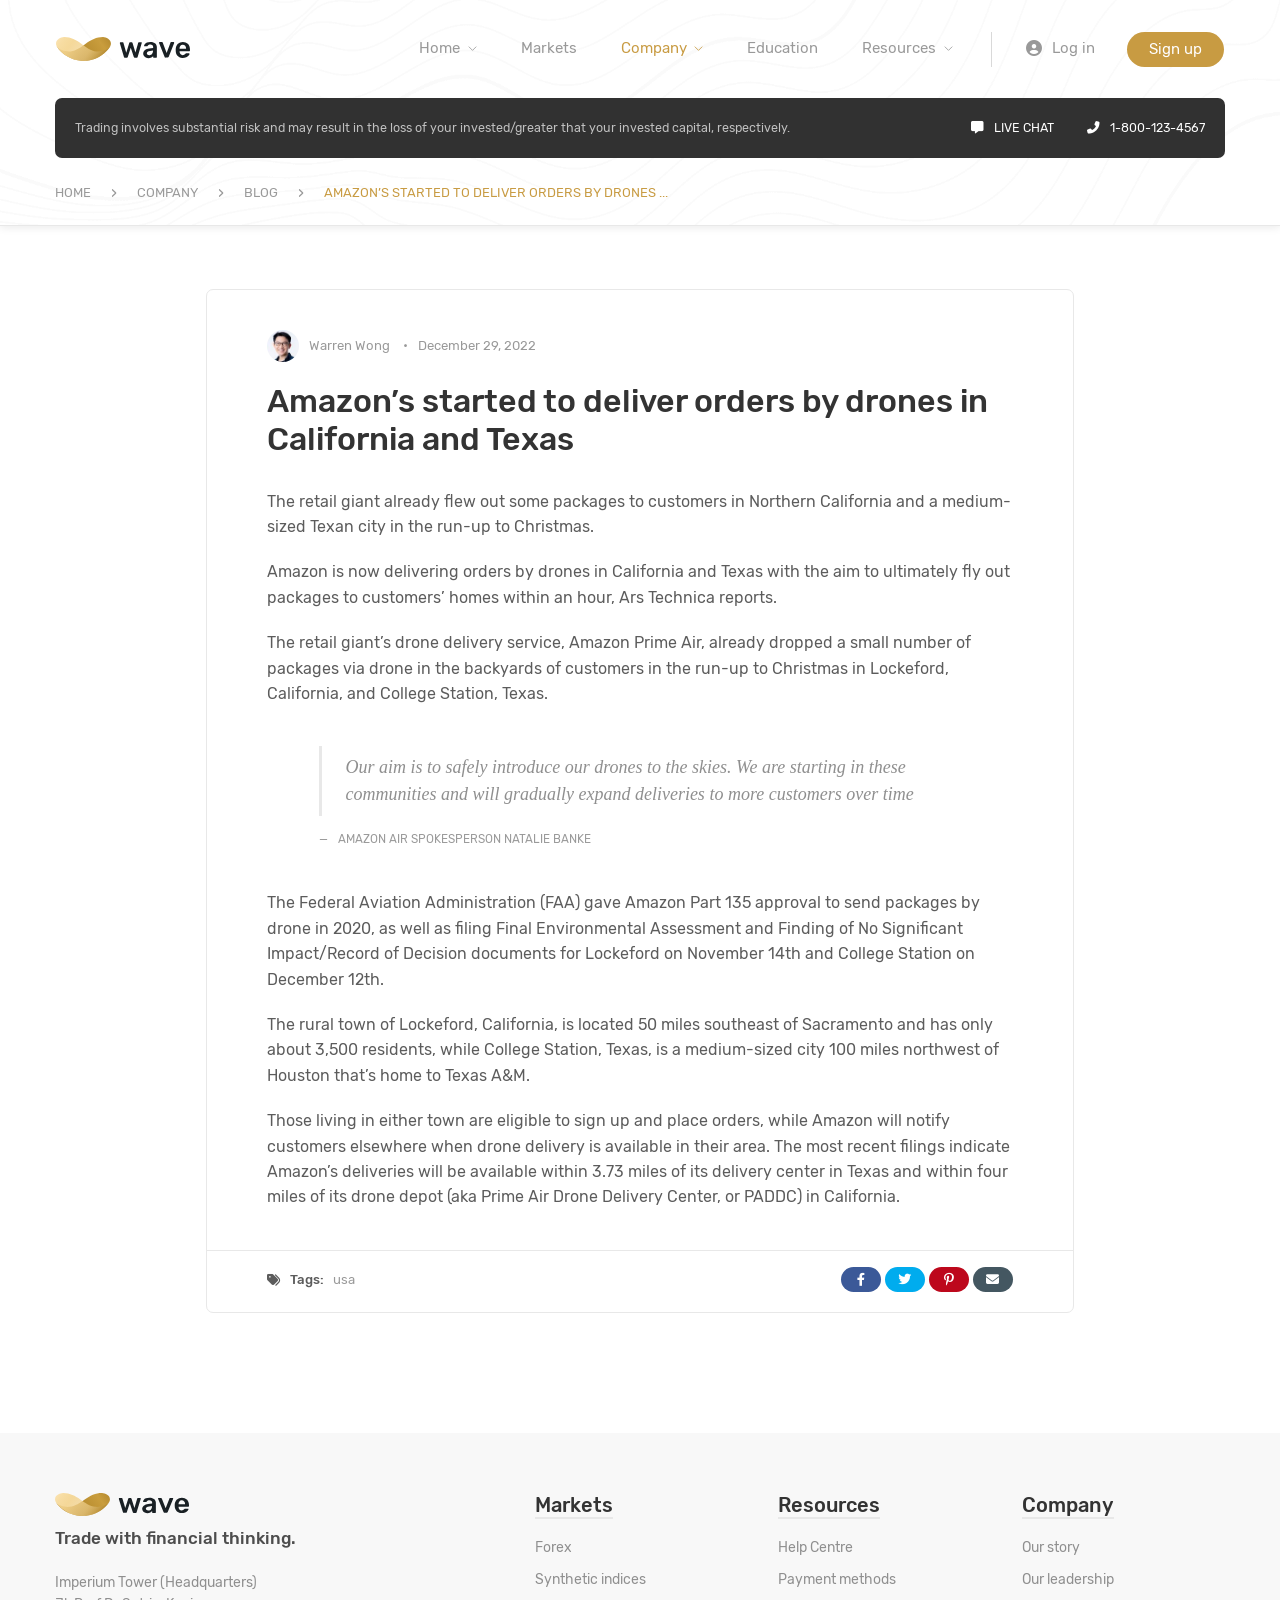
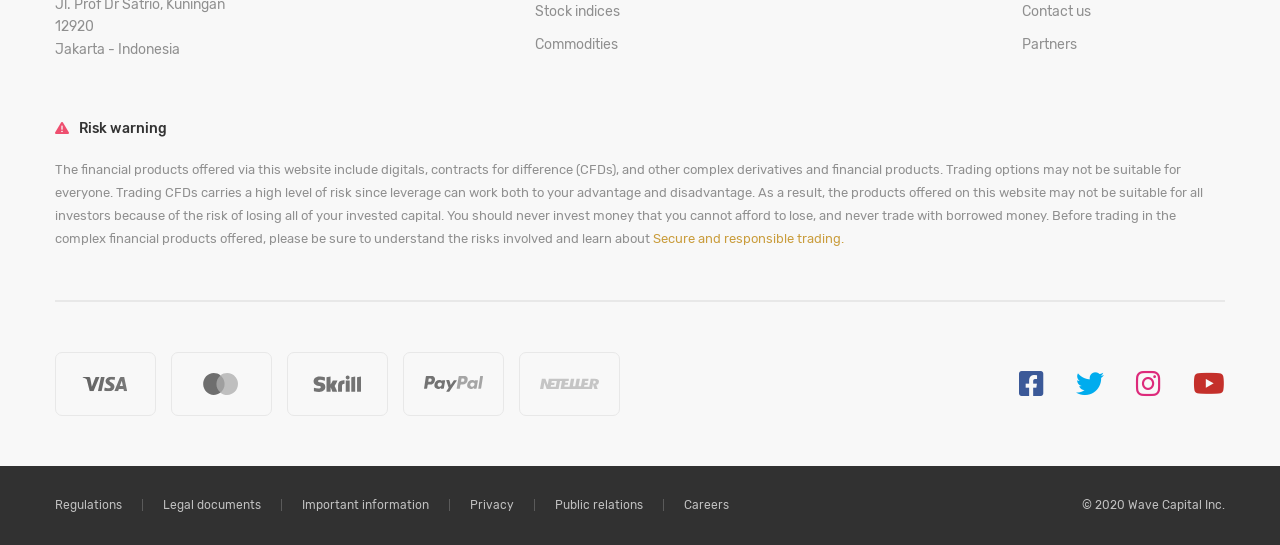
<file: blog/amazons-started-to-deliver-orders-by-drones-in-california.html>
<!doctype html>
<html lang="en">

<head>
    <!-- meta tags -->
    <meta charset="utf-8">
    <meta name="viewport" content="width=device-width, initial-scale=1">
    <meta name="description" content="Premium HTML5 Template by Indonez">
    <meta name="keywords" content="blockit, uikit3, indonez, handlebars, scss, javascript">
    <meta name="author" content="Indonez">
    <meta name="theme-color" content="#FCB42D">
    <!-- preload assets -->
    <link rel="preload" href="../fonts/fa-brands-400.woff2" as="font" type="font/woff2" crossorigin>
    <link rel="preload" href="../fonts/fa-solid-900.woff2" as="font" type="font/woff2" crossorigin>
    <link rel="preload" href="../fonts/rubik-v9-latin-regular.woff2" as="font" type="font/woff2" crossorigin>
    <link rel="preload" href="../fonts/rubik-v9-latin-500.woff2" as="font" type="font/woff2" crossorigin>
    <link rel="preload" href="../fonts/rubik-v9-latin-300.woff2" as="font" type="font/woff2" crossorigin>
    <link rel="preload" href="../css/style.css" as="style">
    <link rel="preload" href="../js/vendors/uikit.min.js" as="script">
    <link rel="preload" href="../js/utilities.min.js" as="script">
    <link rel="preload" href="../js/config-theme.js" as="script">
    <!-- stylesheet -->
    <link rel="stylesheet" href="../css/style.css">
    <!-- uikit -->
    <script src="../js/vendors/uikit.min.js"></script>
    <!-- favicon -->
    <link rel="shortcut icon" href="../img/favicon.ico" type="image/x-icon">
    <!-- touch icon -->
    <link rel="apple-touch-icon-precomposed" href="../img/apple-touch-icon.png">
    <title>Blog - Equity HTML5 Template</title>
</head>

<body>
    <!-- page loader begin -->
    <div class="page-loader">
        <div></div>
        <div></div>
        <div></div>
    </div>
    <!-- page loader end -->
    <!-- header begin -->
    <header>
        <div class="uk-section uk-padding-remove-vertical in-header-inner uk-background-cover uk-background-top-center" style="background-image: url(../img/in-wave-background-1.png);">
            <nav class="uk-navbar-container uk-navbar-transparent" data-uk-sticky="show-on-up: true; top: 80; animation: uk-animation-fade">
                <div class="uk-container" data-uk-navbar>
                    <div class="uk-navbar-left uk-width-expand uk-flex uk-flex-between">
                        <a class="uk-navbar-item uk-logo" href="../index.html"  data-logo-inverse="filename: header-logo-WeY2ag.svg; sticky-only: true">
                            <img src="../img/user/header-logo-EelGlt.svg" alt="logo" width="134" height="23">
                        </a>
                        <ul class="uk-navbar-nav uk-visible@m">
                            <li><a href="../index.html">Home<span data-uk-navbar-parent-icon></span></a>
                                <div class="uk-navbar-dropdown">
                                    <ul class="uk-nav uk-navbar-dropdown-nav">
                                        <li><a href="../homepage2.html">Homepage 2</a></li>
                                        <li><a href="../homepage3.html">Homepage 3</a></li>
                                        <li><a href="../homepage4.html">Homepage 4</a></li>
                                    </ul>
                                </div>
                            </li>
                            <li><a href="../markets.html">Markets</a>
                            </li>
                            <li><a href="../#">Company<span data-uk-navbar-parent-icon></span></a>
                                <div class="uk-navbar-dropdown">
                                    <ul class="uk-nav uk-navbar-dropdown-nav">
                                        <li><a href="../about.html">About</a></li>
                                        <li><a href="../blog.html">Blog</a></li>
                                        <li><a href="../careers.html">Careers</a></li>
                                        <li><a href="../contact.html">Contact</a></li>
                                    </ul>
                                </div>
                            </li>
                            <li><a href="../education.html">Education</a>
                            </li>
                            <li><a href="../#">Resources<span data-uk-navbar-parent-icon></span></a>
                                <div class="uk-navbar-dropdown uk-navbar-dropdown-width-2">
                                    <div class="uk-navbar-dropdown-grid uk-child-width-1-2" data-uk-grid>
                                        <div>
                                            <ul class="uk-nav uk-navbar-dropdown-nav">
                                                <li><a href="../https://getuikit.com/docs/introduction">Documentation<i class="fas fa-square-arrow-up-right fa-sm"></i></a></li>
                                                <li><a href="../help-center.html">Help Center</a></li>
                                                <li><a href="../customers.html">Customers</a></li>
                                                <li><a href="../roadmap.html">Roadmap</a></li>
                                                <li><a href="../legal-docs.html">Legal Docs<i class="fas fa-gavel fa-sm"></i></a></li>
                                            </ul>
                                        </div>
                                        <div>
                                            <ul class="uk-nav uk-navbar-dropdown-nav">
                                                <li><a class="uk-disabled" href="#">Adipiscing elit sed do eiusmod incididunt ut labore dolore magna lorem ipsum sit dolor amet consectetur</a></li>
                                            </ul>
                                        </div>
                                    </div>
                                </div>
                            </li>
                        </ul>
                    </div>
                    <div class="uk-navbar-right uk-width-auto">
                        <div class="uk-navbar-item uk-visible@m">
                            <div class="in-optional-nav">
                                <a href="../signin.html" class="uk-button uk-button-text"><i class="fas fa-user-circle uk-margin-small-right"></i>Log in</a>
                                <a href="../#" class="uk-button uk-button-primary uk-button-small uk-border-pill">Sign up</a>
                            </div>
                        </div>
                    </div>
                </div>
            </nav>
            <div class="uk-container">
                <div class="uk-grid">
                    <div class="uk-width-1-1">
                        <div class="uk-card uk-card-secondary uk-card-small uk-card-body uk-border-rounded">
                            <div class="uk-grid uk-text-small" data-uk-grid>
                                <div class="uk-width-3-4@m uk-visible@m">
                                    <p>Trading involves substantial risk and may result in the loss of your invested/greater that your invested capital, respectively.</p>
                                </div>
                                <div class="uk-width-expand@m uk-text-center uk-text-right@m">
                                    <a class="uk-margin-right" href="#"><i class="fas fa-comment-alt uk-margin-small-right"></i>Live Chat</a>
                                    <a href="#"><i class="fas fa-phone-alt uk-margin-small-right uk-margin-small-left"></i>1-800-123-4567</a>
                                </div>
                            </div>
                        </div>
                    </div>
                    <!-- breadcrumb content begin -->
                    <div class="uk-section uk-padding-remove-vertical in-wave-breadcrumb">
                        <div class="uk-container">
                            <div class="uk-grid">
                                <div class="uk-width-1-1">
                                    <ul class="uk-breadcrumb">
                                        <li><a href="#">Home</a></li>
                                    </ul>
                                </div>
                            </div>
                        </div>
                    </div>
                    <!-- breadcrumb content end -->
                </div>
            </div>
        </div>  
    </header>
    <!-- header end -->
    <main data-title="blog-single">
        <!-- blog content begin -->
        <div class="uk-section uk-margin-small-top">
            <div class="uk-container">
                <div class="uk-grid uk-flex uk-flex-center in-blog-1 in-article">
                    <div class="uk-width-3-4@m">
                        <article class="uk-card uk-card-default uk-border-rounded">
                            <div class="uk-card-body">
                                <div class="uk-flex">
                                    <div class="uk-margin-small-right">
                                        <img class="uk-border-pill uk-background-muted" src="../img/user/author-85z9UC.jpg" alt="author" width="32" height="32">
                                    </div>
                                    <div class="uk-flex uk-flex-middle">
                                        <p class="uk-text-small uk-text-muted uk-margin-remove">
                                            Warren Wong
                                            <span class="uk-margin-small-left uk-margin-small-right">•</span>
                                        </p>
                                    </div>
                                    <div class="uk-flex uk-flex-middle">
                                        <p class="uk-text-small uk-text-muted uk-margin-remove">
                                            December 29, 2022
                                        </p>
                                    </div>
                                </div>
                                <h2 class="uk-margin-top uk-margin-medium-bottom">Amazon’s started to deliver orders by drones in California and Texas</h2>
                                <p>The retail giant already flew out some packages to customers in Northern California and a medium-sized Texan city in the run-up to Christmas.</p>
                                <p>Amazon is now delivering orders by drones in California and Texas with the aim to ultimately fly out packages to customers’ homes within an hour, Ars Technica reports.</p>
                                <p>The retail giant’s drone delivery service, Amazon Prime Air, already dropped a small number of packages via drone in the backyards of customers in the run-up to Christmas in Lockeford, California, and College Station, Texas.</p>
                                <blockquote class="in-article-blockquote">
                                    <p class="uk-margin-small-bottom">Our aim is to safely introduce our drones to the skies. We are starting in these communities and will gradually expand deliveries to more customers over time</p>
                                    <footer><cite>Amazon Air spokesperson Natalie Banke</cite></footer>
                                </blockquote>
                                <p>The Federal Aviation Administration (FAA) gave Amazon Part 135 approval to send packages by drone in 2020, as well as filing Final Environmental Assessment and Finding of No Significant Impact/Record of Decision documents for Lockeford on November 14th and College Station on December 12th.</p>
                                <p>The rural town of Lockeford, California, is located 50 miles southeast of Sacramento and has only about 3,500 residents, while College Station, Texas, is a medium-sized city 100 miles northwest of Houston that’s home to Texas A&amp;M.</p>
                                <p>Those living in either town are eligible to sign up and place orders, while Amazon will notify customers elsewhere when drone delivery is available in their area. The most recent filings indicate Amazon’s deliveries will be available within 3.73 miles of its delivery center in Texas and within four miles of its drone depot (aka Prime Air Drone Delivery Center, or PADDC) in California.</p>
                            </div>
                            <div class="uk-card-footer uk-clearfix">
                                <div class="uk-float-left in-article-tags">
                                    <i class="fas fa-tags"></i><span class="uk-margin-small-left uk-text-bold">Tags: &nbsp;</span>
                                    <a href="../blog-find.html?tag=usa" class="uk-link-muted">usa</a>
                                </div>
                                <div class="uk-float-right in-article-share share-btn">
                                    <a class="uk-label color-facebook" data-id="fb"><i class="fab fa-facebook-f"></i></a>
                                    <a class="uk-label color-twitter" data-id="tw"><i class="fab fa-twitter"></i></a>
                                    <a class="uk-label color-pinterest" data-id="pi"><i class="fab fa-pinterest-p"></i></a>
                                    <a class="uk-label color-email" data-id="mail"><i class="fas fa-envelope"></i></a>
                                </div>
                            </div>
                        </article>
                    </div>
                </div>
            </div>
        </div>
        <!-- blog content end -->
        <!-- disquss begin -->
        <div class="uk-section uk-padding-remove-top">
            <div class="uk-container">
                <div class="uk-grid uk-flex uk-flex-center">
                    <div class="uk-width-3-4@m">
                        <div id="disqus_thread"></div>
                        <script>
                            (function() { // DON'T EDIT BELOW THIS LINE
                                var d = document, s = d.createElement('script');
                                s.src = `https://html-demo.disqus.com/embed.js`;
                                s.setAttribute('data-timestamp', +new Date());
                                (d.head || d.body).appendChild(s);
                            })();
                        </script>
                        <noscript>Please enable JavaScript to view the <a href="https://disqus.com/?ref_noscript">comments powered by Disqus.</a></noscript>
                    </div>
                </div>
            </div>
        </div>
        <!-- disquss content end -->
    </main>
    <!-- footer begin -->
    <footer>
        <div class="uk-section uk-section-muted uk-padding-large uk-padding-remove-horizontal uk-margin-medium-top">
            <div class="uk-container">
                <div class="uk-grid-medium" data-uk-grid="">
                    <div class="uk-width-expand@m">
                        <div class="footer-logo">
                            <img class="uk-display-block" src="../img/user/footer-logo-3WIDIh.svg" alt="footer-logo" width="134" height="23" data-uk-img="">
                        </div>
                        <p class="uk-text-large uk-margin-small-top">Trade with financial thinking.</p>
                        <p class="uk-visible@m">Imperium Tower (Headquarters)<br>
                        Jl. Prof Dr Satrio, Kuningan<br>
                        12920<br>
                        Jakarta - Indonesia
                        </p>
                    </div>
                    <div class="uk-width-3-5@m">
                        <div class="uk-child-width-1-3@s uk-child-width-1-3@m" data-uk-grid="">
                            <div>
                                <h4><span>Markets</span></h4>
                                <ul class="uk-list uk-link-text">
                                    <li><a href="#">Forex</a></li>
                                    <li><a href="#">Synthetic indices</a></li>
                                    <li><a href="#">Stock indices</a></li>
                                    <li><a href="#">Commodities</a></li>
                                </ul>
                            </div>
                            <div>
                                <h4><span>Resources</span></h4>
                                <ul class="uk-list uk-link-text">
                                    <li><a href="#">Help Centre</a></li>
                                    <li><a href="#">Payment methods</a></li>
                                </ul>
                            </div>
                            <div>
                                <h4><span>Company</span></h4>
                                <ul class="uk-list uk-link-text">
                                    <li><a href="#">Our story</a></li>
                                    <li><a href="#">Our leadership</a></li>
                                    <li><a href="#">Contact us</a></li>
                                    <li><a href="#">Partners</a></li>
                                </ul>
                            </div>
                        </div>
                    </div>
                    <div class="uk-width-1-1 uk-margin-large-top in-offset-bottom-10">
                        <h6><i class="fas fa-exclamation-triangle uk-text-danger uk-margin-small-right"></i>Risk warning</h6>
                        <p class="uk-text-small">The financial products offered via this website include digitals, contracts for difference (CFDs), and other complex derivatives and financial products. Trading options may not be suitable for everyone. Trading CFDs carries a high level of risk since leverage can work both to your advantage and disadvantage. As a result, the products offered on this website may not be suitable for all investors because of the risk of losing all of your invested capital. You should never invest money that you cannot afford to lose, and never trade with borrowed money. Before trading in the complex financial products offered, please be sure to understand the risks involved and learn about <a href="#">Secure and responsible trading.</a></p>
                        <hr>
                        <div class="uk-grid uk-flex uk-flex-middle" data-uk-grid="">
                            <div class="uk-width-1-2@m">
                                <div class="uk-grid-small uk-flex uk-child-width-1-4@s uk-flex uk-child-width-1-5@m in-payment-method uk-text-center" data-uk-grid="">
                                    <div>
                                        <div class="uk-card uk-card-default uk-card-small uk-card-body">
                                            <img src="../img/in-lazy.gif" data-src="../img/in-wave-visa.svg" alt="wave-payment" width="59" height="22" data-uk-img="">
                                        </div>
                                    </div>
                                    <div>
                                        <div class="uk-card uk-card-default uk-card-small uk-card-body">
                                            <img src="../img/in-lazy.gif" data-src="../img/in-wave-mastercard.svg" alt="wave-payment" width="59" height="22" data-uk-img="">
                                        </div>
                                    </div>
                                    <div>
                                        <div class="uk-card uk-card-default uk-card-small uk-card-body">
                                            <img src="../img/in-lazy.gif" data-src="../img/in-wave-skrill.svg" alt="wave-payment" width="59" height="22" data-uk-img="">
                                        </div>
                                    </div>
                                    <div>
                                        <div class="uk-card uk-card-default uk-card-small uk-card-body">
                                            <img src="../img/in-lazy.gif" data-src="../img/in-wave-paypal.svg" alt="wave-payment" width="59" height="22" data-uk-img="">
                                        </div>
                                    </div>
                                    <div>
                                        <div class="uk-card uk-card-default uk-card-small uk-card-body uk-visible@m">
                                            <img src="../img/in-lazy.gif" data-src="../img/in-wave-neteller.svg" alt="wave-payment" width="59" height="22" data-uk-img="">
                                        </div>
                                    </div>
                                </div>
                            </div>
                            <div class="uk-width-1-2@m uk-flex uk-flex-right@m">
                                <!-- social media begin -->
                                <div class="uk-flex social-media-list">
                                <div><a href="https://www.facebook.com/indonez" class="color-facebook text-decoration-none"><i class="fab fa-facebook-square"></i> Facebook</a></div>
                                <div><a href="https://twitter.com/indonez_tw" class="color-twitter text-decoration-none"><i class="fab fa-twitter"></i> Twitter</a></div>
                                <div><a href="https://www.instagram.com/indonez_ig" class="color-instagram text-decoration-none"><i class="fab fa-instagram"></i> Instagram</a></div>
                                <div><a href="#some-link" class="color-youtube text-decoration-none"><i class="fab fa-youtube"></i> Youtube</a></div>
                                </div>
                                <!-- social media end -->
                            </div>
                        </div>
                    </div>
                </div>
            </div>        
        </div>
        <div class="uk-section uk-section-secondary uk-padding-remove-vertical">
            <div class="uk-container">
                <div class="uk-grid">
                    <div class="uk-width-3-4@m uk-visible@m">
                        <ul class="uk-subnav uk-subnav-divider">
                            <li><a href="#">Regulations</a></li>
                            <li><a href="#">Legal documents</a></li>
                            <li><a href="#">Important information</a></li>
                            <li><a href="#">Privacy</a></li>
                            <li><a href="#">Public relations</a></li>
                            <li><a href="#">Careers</a></li>
                        </ul>
                    </div>
                    <div class="uk-width-expand@m uk-text-right@m">
                        <p class="copyright-text">© 2020 Wave Capital Inc.</p>
                    </div>
                </div>
            </div>
        </div>
    </footer>
    <!-- footer end -->
    <!-- to top begin -->
    <a href="#" class="to-top uk-visible@m" data-uk-scroll>
        Top<i class="fas fa-chevron-up" ></i>
    </a>
    <!-- to top end -->
    <!-- javascript -->
    <script src="../js/vendors/share-buttons.min.js"></script>
    <script src="../js/utilities.min.js"></script>
    <script src="../js/config-theme.js"></script>
</body>

</html>
</file>
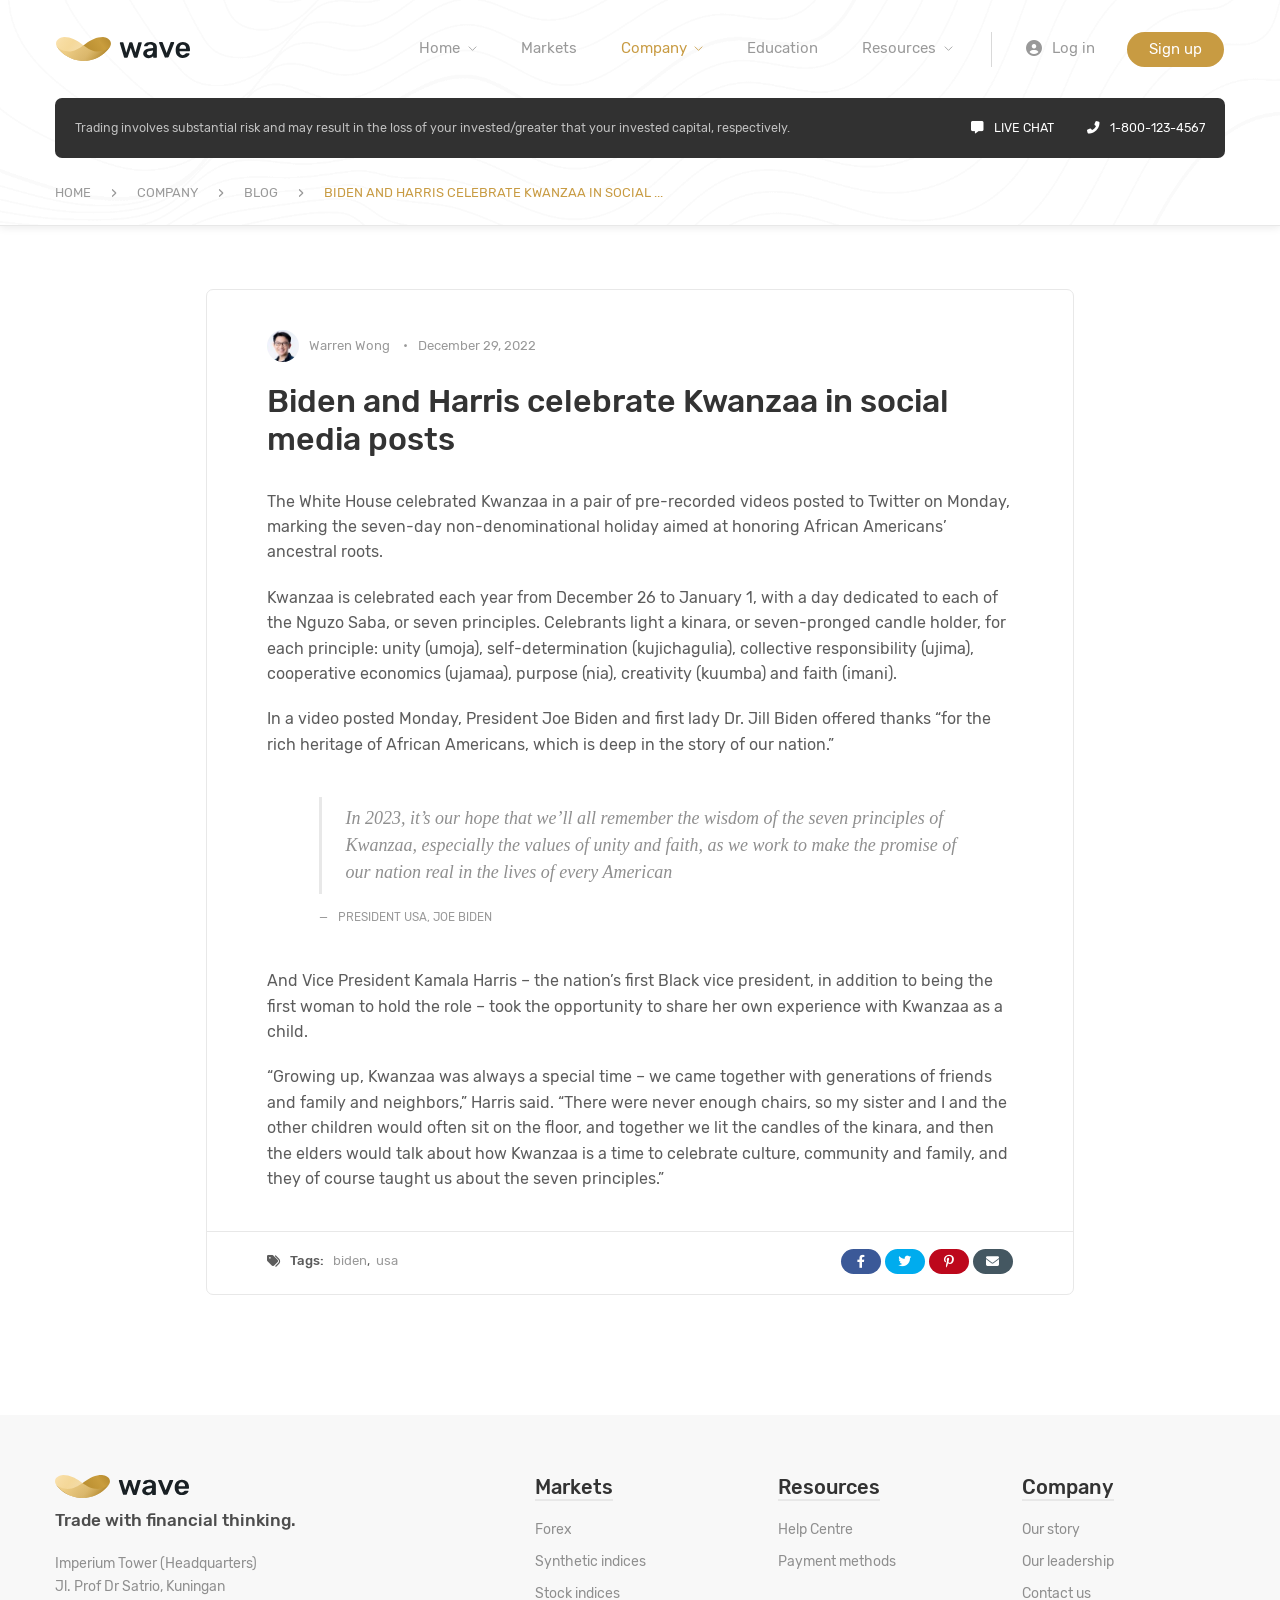
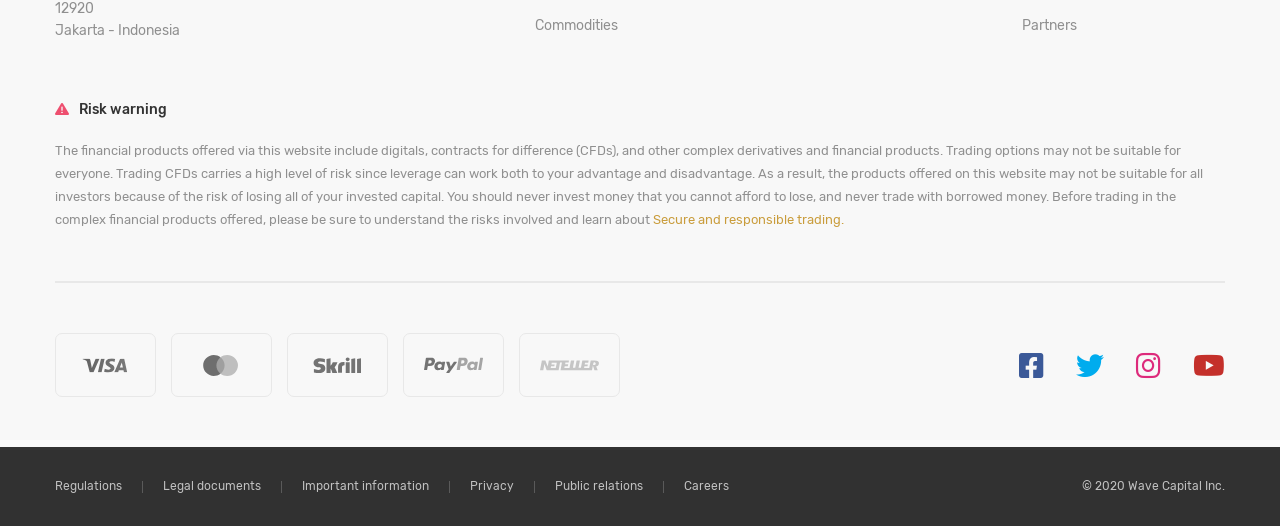
<file: blog/biden-and-harris-celebrate-kwanzaa-in-social-media.html>
<!doctype html>
<html lang="en">

<head>
    <!-- meta tags -->
    <meta charset="utf-8">
    <meta name="viewport" content="width=device-width, initial-scale=1">
    <meta name="description" content="Premium HTML5 Template by Indonez">
    <meta name="keywords" content="blockit, uikit3, indonez, handlebars, scss, javascript">
    <meta name="author" content="Indonez">
    <meta name="theme-color" content="#FCB42D">
    <!-- preload assets -->
    <link rel="preload" href="../fonts/fa-brands-400.woff2" as="font" type="font/woff2" crossorigin>
    <link rel="preload" href="../fonts/fa-solid-900.woff2" as="font" type="font/woff2" crossorigin>
    <link rel="preload" href="../fonts/rubik-v9-latin-regular.woff2" as="font" type="font/woff2" crossorigin>
    <link rel="preload" href="../fonts/rubik-v9-latin-500.woff2" as="font" type="font/woff2" crossorigin>
    <link rel="preload" href="../fonts/rubik-v9-latin-300.woff2" as="font" type="font/woff2" crossorigin>
    <link rel="preload" href="../css/style.css" as="style">
    <link rel="preload" href="../js/vendors/uikit.min.js" as="script">
    <link rel="preload" href="../js/utilities.min.js" as="script">
    <link rel="preload" href="../js/config-theme.js" as="script">
    <!-- stylesheet -->
    <link rel="stylesheet" href="../css/style.css">
    <!-- uikit -->
    <script src="../js/vendors/uikit.min.js"></script>
    <!-- favicon -->
    <link rel="shortcut icon" href="../img/favicon.ico" type="image/x-icon">
    <!-- touch icon -->
    <link rel="apple-touch-icon-precomposed" href="../img/apple-touch-icon.png">
    <title>Blog - Equity HTML5 Template</title>
</head>

<body>
    <!-- page loader begin -->
    <div class="page-loader">
        <div></div>
        <div></div>
        <div></div>
    </div>
    <!-- page loader end -->
    <!-- header begin -->
    <header>
        <div class="uk-section uk-padding-remove-vertical in-header-inner uk-background-cover uk-background-top-center" style="background-image: url(../img/in-wave-background-1.png);">
            <nav class="uk-navbar-container uk-navbar-transparent" data-uk-sticky="show-on-up: true; top: 80; animation: uk-animation-fade">
                <div class="uk-container" data-uk-navbar>
                    <div class="uk-navbar-left uk-width-expand uk-flex uk-flex-between">
                        <a class="uk-navbar-item uk-logo" href="../index.html"  data-logo-inverse="filename: header-logo-WeY2ag.svg; sticky-only: true">
                            <img src="../img/user/header-logo-EelGlt.svg" alt="logo" width="134" height="23">
                        </a>
                        <ul class="uk-navbar-nav uk-visible@m">
                            <li><a href="../index.html">Home<span data-uk-navbar-parent-icon></span></a>
                                <div class="uk-navbar-dropdown">
                                    <ul class="uk-nav uk-navbar-dropdown-nav">
                                        <li><a href="../homepage2.html">Homepage 2</a></li>
                                        <li><a href="../homepage3.html">Homepage 3</a></li>
                                        <li><a href="../homepage4.html">Homepage 4</a></li>
                                    </ul>
                                </div>
                            </li>
                            <li><a href="../markets.html">Markets</a>
                            </li>
                            <li><a href="../#">Company<span data-uk-navbar-parent-icon></span></a>
                                <div class="uk-navbar-dropdown">
                                    <ul class="uk-nav uk-navbar-dropdown-nav">
                                        <li><a href="../about.html">About</a></li>
                                        <li><a href="../blog.html">Blog</a></li>
                                        <li><a href="../careers.html">Careers</a></li>
                                        <li><a href="../contact.html">Contact</a></li>
                                    </ul>
                                </div>
                            </li>
                            <li><a href="../education.html">Education</a>
                            </li>
                            <li><a href="../#">Resources<span data-uk-navbar-parent-icon></span></a>
                                <div class="uk-navbar-dropdown uk-navbar-dropdown-width-2">
                                    <div class="uk-navbar-dropdown-grid uk-child-width-1-2" data-uk-grid>
                                        <div>
                                            <ul class="uk-nav uk-navbar-dropdown-nav">
                                                <li><a href="../https://getuikit.com/docs/introduction">Documentation<i class="fas fa-square-arrow-up-right fa-sm"></i></a></li>
                                                <li><a href="../help-center.html">Help Center</a></li>
                                                <li><a href="../customers.html">Customers</a></li>
                                                <li><a href="../roadmap.html">Roadmap</a></li>
                                                <li><a href="../legal-docs.html">Legal Docs<i class="fas fa-gavel fa-sm"></i></a></li>
                                            </ul>
                                        </div>
                                        <div>
                                            <ul class="uk-nav uk-navbar-dropdown-nav">
                                                <li><a class="uk-disabled" href="#">Adipiscing elit sed do eiusmod incididunt ut labore dolore magna lorem ipsum sit dolor amet consectetur</a></li>
                                            </ul>
                                        </div>
                                    </div>
                                </div>
                            </li>
                        </ul>
                    </div>
                    <div class="uk-navbar-right uk-width-auto">
                        <div class="uk-navbar-item uk-visible@m">
                            <div class="in-optional-nav">
                                <a href="../signin.html" class="uk-button uk-button-text"><i class="fas fa-user-circle uk-margin-small-right"></i>Log in</a>
                                <a href="../#" class="uk-button uk-button-primary uk-button-small uk-border-pill">Sign up</a>
                            </div>
                        </div>
                    </div>
                </div>
            </nav>
            <div class="uk-container">
                <div class="uk-grid">
                    <div class="uk-width-1-1">
                        <div class="uk-card uk-card-secondary uk-card-small uk-card-body uk-border-rounded">
                            <div class="uk-grid uk-text-small" data-uk-grid>
                                <div class="uk-width-3-4@m uk-visible@m">
                                    <p>Trading involves substantial risk and may result in the loss of your invested/greater that your invested capital, respectively.</p>
                                </div>
                                <div class="uk-width-expand@m uk-text-center uk-text-right@m">
                                    <a class="uk-margin-right" href="#"><i class="fas fa-comment-alt uk-margin-small-right"></i>Live Chat</a>
                                    <a href="#"><i class="fas fa-phone-alt uk-margin-small-right uk-margin-small-left"></i>1-800-123-4567</a>
                                </div>
                            </div>
                        </div>
                    </div>
                    <!-- breadcrumb content begin -->
                    <div class="uk-section uk-padding-remove-vertical in-wave-breadcrumb">
                        <div class="uk-container">
                            <div class="uk-grid">
                                <div class="uk-width-1-1">
                                    <ul class="uk-breadcrumb">
                                        <li><a href="#">Home</a></li>
                                    </ul>
                                </div>
                            </div>
                        </div>
                    </div>
                    <!-- breadcrumb content end -->
                </div>
            </div>
        </div>  
    </header>
    <!-- header end -->
    <main data-title="blog-single">
        <!-- blog content begin -->
        <div class="uk-section uk-margin-small-top">
            <div class="uk-container">
                <div class="uk-grid uk-flex uk-flex-center in-blog-1 in-article">
                    <div class="uk-width-3-4@m">
                        <article class="uk-card uk-card-default uk-border-rounded">
                            <div class="uk-card-body">
                                <div class="uk-flex">
                                    <div class="uk-margin-small-right">
                                        <img class="uk-border-pill uk-background-muted" src="../img/user/author-85z9UC.jpg" alt="author" width="32" height="32">
                                    </div>
                                    <div class="uk-flex uk-flex-middle">
                                        <p class="uk-text-small uk-text-muted uk-margin-remove">
                                            Warren Wong
                                            <span class="uk-margin-small-left uk-margin-small-right">•</span>
                                        </p>
                                    </div>
                                    <div class="uk-flex uk-flex-middle">
                                        <p class="uk-text-small uk-text-muted uk-margin-remove">
                                            December 29, 2022
                                        </p>
                                    </div>
                                </div>
                                <h2 class="uk-margin-top uk-margin-medium-bottom">Biden and Harris celebrate Kwanzaa in social media posts</h2>
                                <p>The White House celebrated Kwanzaa in a pair of pre-recorded videos posted to Twitter on Monday, marking the seven-day non-denominational holiday aimed at honoring African Americans’ ancestral roots.</p>
                                <p>Kwanzaa is celebrated each year from December 26 to January 1, with a day dedicated to each of the Nguzo Saba, or seven principles. Celebrants light a kinara, or seven-pronged candle holder, for each principle: unity (umoja), self-determination (kujichagulia), collective responsibility (ujima), cooperative economics (ujamaa), purpose (nia), creativity (kuumba) and faith (imani).</p>
                                <p>In a video posted Monday, President Joe Biden and first lady Dr. Jill Biden offered thanks “for the rich heritage of African Americans, which is deep in the story of our nation.”</p>
                                <blockquote class="in-article-blockquote">
                                    <p class="uk-margin-small-bottom">In 2023, it’s our hope that we’ll all remember the wisdom of the seven principles of Kwanzaa, especially the values of unity and faith, as we work to make the promise of our nation real in the lives of every American</p>
                                    <footer><cite>President USA, Joe Biden</cite></footer>
                                </blockquote>
                                <p>And Vice President Kamala Harris – the nation’s first Black vice president, in addition to being the first woman to hold the role – took the opportunity to share her own experience with Kwanzaa as a child.</p>
                                <p>“Growing up, Kwanzaa was always a special time – we came together with generations of friends and family and neighbors,” Harris said. “There were never enough chairs, so my sister and I and the other children would often sit on the floor, and together we lit the candles of the kinara, and then the elders would talk about how Kwanzaa is a time to celebrate culture, community and family, and they of course taught us about the seven principles.”</p>
                            </div>
                            <div class="uk-card-footer uk-clearfix">
                                <div class="uk-float-left in-article-tags">
                                    <i class="fas fa-tags"></i><span class="uk-margin-small-left uk-text-bold">Tags: &nbsp;</span>
                                    <a href="../blog-find.html?tag=biden" class="uk-link-muted">biden</a>,&nbsp;
                                    <a href="../blog-find.html?tag=usa" class="uk-link-muted">usa</a>
                                </div>
                                <div class="uk-float-right in-article-share share-btn">
                                    <a class="uk-label color-facebook" data-id="fb"><i class="fab fa-facebook-f"></i></a>
                                    <a class="uk-label color-twitter" data-id="tw"><i class="fab fa-twitter"></i></a>
                                    <a class="uk-label color-pinterest" data-id="pi"><i class="fab fa-pinterest-p"></i></a>
                                    <a class="uk-label color-email" data-id="mail"><i class="fas fa-envelope"></i></a>
                                </div>
                            </div>
                        </article>
                    </div>
                </div>
            </div>
        </div>
        <!-- blog content end -->
        <!-- disquss begin -->
        <div class="uk-section uk-padding-remove-top">
            <div class="uk-container">
                <div class="uk-grid uk-flex uk-flex-center">
                    <div class="uk-width-3-4@m">
                        <div id="disqus_thread"></div>
                        <script>
                            (function() { // DON'T EDIT BELOW THIS LINE
                                var d = document, s = d.createElement('script');
                                s.src = `https://html-demo.disqus.com/embed.js`;
                                s.setAttribute('data-timestamp', +new Date());
                                (d.head || d.body).appendChild(s);
                            })();
                        </script>
                        <noscript>Please enable JavaScript to view the <a href="https://disqus.com/?ref_noscript">comments powered by Disqus.</a></noscript>
                    </div>
                </div>
            </div>
        </div>
        <!-- disquss content end -->
    </main>
    <!-- footer begin -->
    <footer>
        <div class="uk-section uk-section-muted uk-padding-large uk-padding-remove-horizontal uk-margin-medium-top">
            <div class="uk-container">
                <div class="uk-grid-medium" data-uk-grid="">
                    <div class="uk-width-expand@m">
                        <div class="footer-logo">
                            <img class="uk-display-block" src="../img/user/footer-logo-3WIDIh.svg" alt="footer-logo" width="134" height="23" data-uk-img="">
                        </div>
                        <p class="uk-text-large uk-margin-small-top">Trade with financial thinking.</p>
                        <p class="uk-visible@m">Imperium Tower (Headquarters)<br>
                        Jl. Prof Dr Satrio, Kuningan<br>
                        12920<br>
                        Jakarta - Indonesia
                        </p>
                    </div>
                    <div class="uk-width-3-5@m">
                        <div class="uk-child-width-1-3@s uk-child-width-1-3@m" data-uk-grid="">
                            <div>
                                <h4><span>Markets</span></h4>
                                <ul class="uk-list uk-link-text">
                                    <li><a href="#">Forex</a></li>
                                    <li><a href="#">Synthetic indices</a></li>
                                    <li><a href="#">Stock indices</a></li>
                                    <li><a href="#">Commodities</a></li>
                                </ul>
                            </div>
                            <div>
                                <h4><span>Resources</span></h4>
                                <ul class="uk-list uk-link-text">
                                    <li><a href="#">Help Centre</a></li>
                                    <li><a href="#">Payment methods</a></li>
                                </ul>
                            </div>
                            <div>
                                <h4><span>Company</span></h4>
                                <ul class="uk-list uk-link-text">
                                    <li><a href="#">Our story</a></li>
                                    <li><a href="#">Our leadership</a></li>
                                    <li><a href="#">Contact us</a></li>
                                    <li><a href="#">Partners</a></li>
                                </ul>
                            </div>
                        </div>
                    </div>
                    <div class="uk-width-1-1 uk-margin-large-top in-offset-bottom-10">
                        <h6><i class="fas fa-exclamation-triangle uk-text-danger uk-margin-small-right"></i>Risk warning</h6>
                        <p class="uk-text-small">The financial products offered via this website include digitals, contracts for difference (CFDs), and other complex derivatives and financial products. Trading options may not be suitable for everyone. Trading CFDs carries a high level of risk since leverage can work both to your advantage and disadvantage. As a result, the products offered on this website may not be suitable for all investors because of the risk of losing all of your invested capital. You should never invest money that you cannot afford to lose, and never trade with borrowed money. Before trading in the complex financial products offered, please be sure to understand the risks involved and learn about <a href="#">Secure and responsible trading.</a></p>
                        <hr>
                        <div class="uk-grid uk-flex uk-flex-middle" data-uk-grid="">
                            <div class="uk-width-1-2@m">
                                <div class="uk-grid-small uk-flex uk-child-width-1-4@s uk-flex uk-child-width-1-5@m in-payment-method uk-text-center" data-uk-grid="">
                                    <div>
                                        <div class="uk-card uk-card-default uk-card-small uk-card-body">
                                            <img src="../img/in-lazy.gif" data-src="../img/in-wave-visa.svg" alt="wave-payment" width="59" height="22" data-uk-img="">
                                        </div>
                                    </div>
                                    <div>
                                        <div class="uk-card uk-card-default uk-card-small uk-card-body">
                                            <img src="../img/in-lazy.gif" data-src="../img/in-wave-mastercard.svg" alt="wave-payment" width="59" height="22" data-uk-img="">
                                        </div>
                                    </div>
                                    <div>
                                        <div class="uk-card uk-card-default uk-card-small uk-card-body">
                                            <img src="../img/in-lazy.gif" data-src="../img/in-wave-skrill.svg" alt="wave-payment" width="59" height="22" data-uk-img="">
                                        </div>
                                    </div>
                                    <div>
                                        <div class="uk-card uk-card-default uk-card-small uk-card-body">
                                            <img src="../img/in-lazy.gif" data-src="../img/in-wave-paypal.svg" alt="wave-payment" width="59" height="22" data-uk-img="">
                                        </div>
                                    </div>
                                    <div>
                                        <div class="uk-card uk-card-default uk-card-small uk-card-body uk-visible@m">
                                            <img src="../img/in-lazy.gif" data-src="../img/in-wave-neteller.svg" alt="wave-payment" width="59" height="22" data-uk-img="">
                                        </div>
                                    </div>
                                </div>
                            </div>
                            <div class="uk-width-1-2@m uk-flex uk-flex-right@m">
                                <!-- social media begin -->
                                <div class="uk-flex social-media-list">
                                <div><a href="https://www.facebook.com/indonez" class="color-facebook text-decoration-none"><i class="fab fa-facebook-square"></i> Facebook</a></div>
                                <div><a href="https://twitter.com/indonez_tw" class="color-twitter text-decoration-none"><i class="fab fa-twitter"></i> Twitter</a></div>
                                <div><a href="https://www.instagram.com/indonez_ig" class="color-instagram text-decoration-none"><i class="fab fa-instagram"></i> Instagram</a></div>
                                <div><a href="#some-link" class="color-youtube text-decoration-none"><i class="fab fa-youtube"></i> Youtube</a></div>
                                </div>
                                <!-- social media end -->
                            </div>
                        </div>
                    </div>
                </div>
            </div>        
        </div>
        <div class="uk-section uk-section-secondary uk-padding-remove-vertical">
            <div class="uk-container">
                <div class="uk-grid">
                    <div class="uk-width-3-4@m uk-visible@m">
                        <ul class="uk-subnav uk-subnav-divider">
                            <li><a href="#">Regulations</a></li>
                            <li><a href="#">Legal documents</a></li>
                            <li><a href="#">Important information</a></li>
                            <li><a href="#">Privacy</a></li>
                            <li><a href="#">Public relations</a></li>
                            <li><a href="#">Careers</a></li>
                        </ul>
                    </div>
                    <div class="uk-width-expand@m uk-text-right@m">
                        <p class="copyright-text">© 2020 Wave Capital Inc.</p>
                    </div>
                </div>
            </div>
        </div>
    </footer>
    <!-- footer end -->
    <!-- to top begin -->
    <a href="#" class="to-top uk-visible@m" data-uk-scroll>
        Top<i class="fas fa-chevron-up" ></i>
    </a>
    <!-- to top end -->
    <!-- javascript -->
    <script src="../js/vendors/share-buttons.min.js"></script>
    <script src="../js/utilities.min.js"></script>
    <script src="../js/config-theme.js"></script>
</body>

</html>
</file>
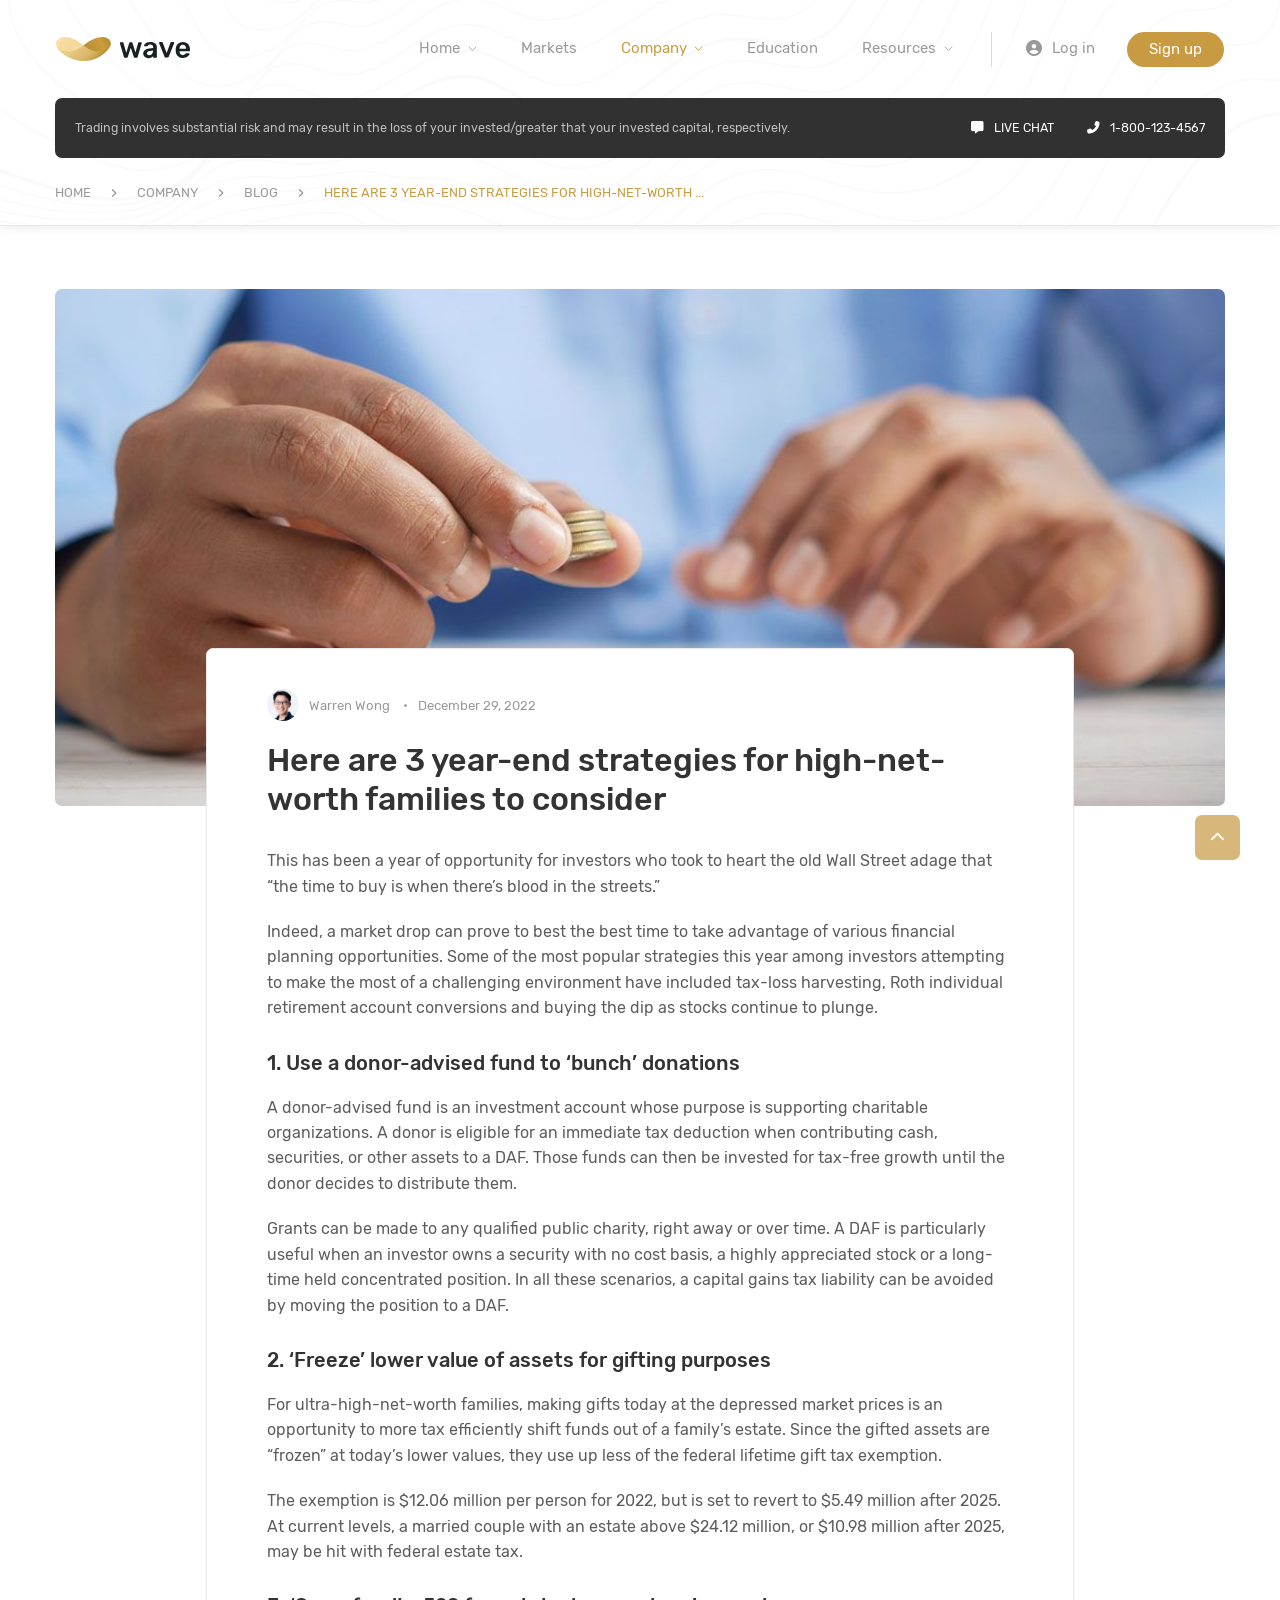
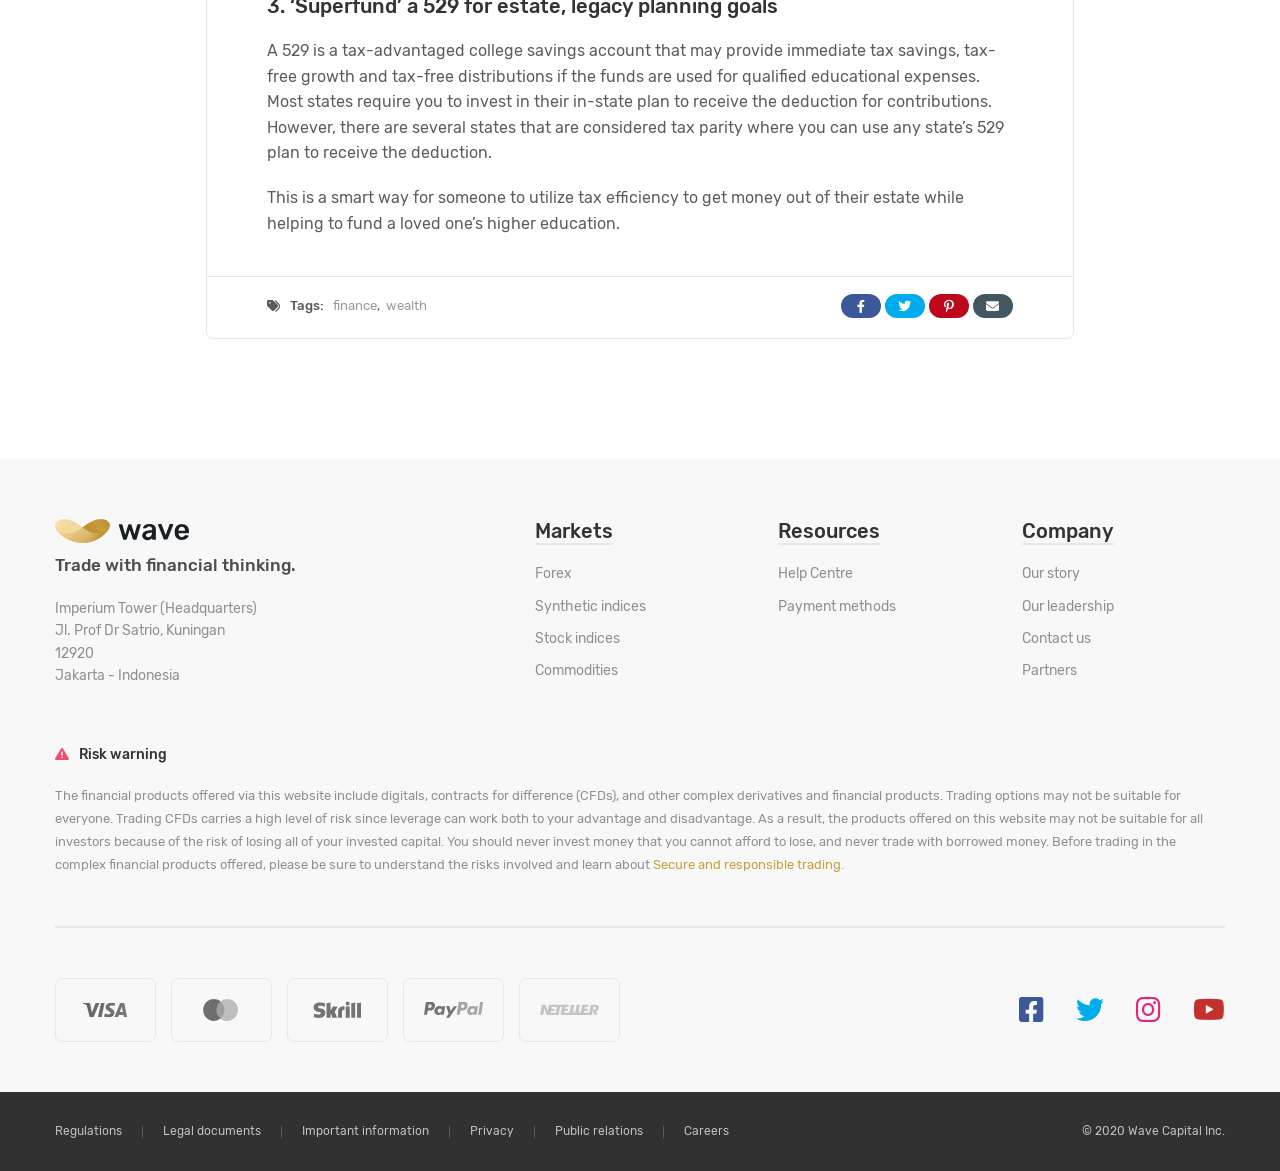
<file: blog/here-are-3-year-end-strategies-for-high-net-worth-families.html>
<!doctype html>
<html lang="en">

<head>
    <!-- meta tags -->
    <meta charset="utf-8">
    <meta name="viewport" content="width=device-width, initial-scale=1">
    <meta name="description" content="Premium HTML5 Template by Indonez">
    <meta name="keywords" content="blockit, uikit3, indonez, handlebars, scss, javascript">
    <meta name="author" content="Indonez">
    <meta name="theme-color" content="#FCB42D">
    <!-- preload assets -->
    <link rel="preload" href="../fonts/fa-brands-400.woff2" as="font" type="font/woff2" crossorigin>
    <link rel="preload" href="../fonts/fa-solid-900.woff2" as="font" type="font/woff2" crossorigin>
    <link rel="preload" href="../fonts/rubik-v9-latin-regular.woff2" as="font" type="font/woff2" crossorigin>
    <link rel="preload" href="../fonts/rubik-v9-latin-500.woff2" as="font" type="font/woff2" crossorigin>
    <link rel="preload" href="../fonts/rubik-v9-latin-300.woff2" as="font" type="font/woff2" crossorigin>
    <link rel="preload" href="../css/style.css" as="style">
    <link rel="preload" href="../js/vendors/uikit.min.js" as="script">
    <link rel="preload" href="../js/utilities.min.js" as="script">
    <link rel="preload" href="../js/config-theme.js" as="script">
    <!-- stylesheet -->
    <link rel="stylesheet" href="../css/style.css">
    <!-- uikit -->
    <script src="../js/vendors/uikit.min.js"></script>
    <!-- favicon -->
    <link rel="shortcut icon" href="../img/favicon.ico" type="image/x-icon">
    <!-- touch icon -->
    <link rel="apple-touch-icon-precomposed" href="../img/apple-touch-icon.png">
    <title>Blog - Equity HTML5 Template</title>
</head>

<body>
    <!-- page loader begin -->
    <div class="page-loader">
        <div></div>
        <div></div>
        <div></div>
    </div>
    <!-- page loader end -->
    <!-- header begin -->
    <header>
        <div class="uk-section uk-padding-remove-vertical in-header-inner uk-background-cover uk-background-top-center" style="background-image: url(../img/in-wave-background-1.png);">
            <nav class="uk-navbar-container uk-navbar-transparent" data-uk-sticky="show-on-up: true; top: 80; animation: uk-animation-fade">
                <div class="uk-container" data-uk-navbar>
                    <div class="uk-navbar-left uk-width-expand uk-flex uk-flex-between">
                        <a class="uk-navbar-item uk-logo" href="../index.html"  data-logo-inverse="filename: header-logo-WeY2ag.svg; sticky-only: true">
                            <img src="../img/user/header-logo-EelGlt.svg" alt="logo" width="134" height="23">
                        </a>
                        <ul class="uk-navbar-nav uk-visible@m">
                            <li><a href="../index.html">Home<span data-uk-navbar-parent-icon></span></a>
                                <div class="uk-navbar-dropdown">
                                    <ul class="uk-nav uk-navbar-dropdown-nav">
                                        <li><a href="../homepage2.html">Homepage 2</a></li>
                                        <li><a href="../homepage3.html">Homepage 3</a></li>
                                        <li><a href="../homepage4.html">Homepage 4</a></li>
                                    </ul>
                                </div>
                            </li>
                            <li><a href="../markets.html">Markets</a>
                            </li>
                            <li><a href="../#">Company<span data-uk-navbar-parent-icon></span></a>
                                <div class="uk-navbar-dropdown">
                                    <ul class="uk-nav uk-navbar-dropdown-nav">
                                        <li><a href="../about.html">About</a></li>
                                        <li><a href="../blog.html">Blog</a></li>
                                        <li><a href="../careers.html">Careers</a></li>
                                        <li><a href="../contact.html">Contact</a></li>
                                    </ul>
                                </div>
                            </li>
                            <li><a href="../education.html">Education</a>
                            </li>
                            <li><a href="../#">Resources<span data-uk-navbar-parent-icon></span></a>
                                <div class="uk-navbar-dropdown uk-navbar-dropdown-width-2">
                                    <div class="uk-navbar-dropdown-grid uk-child-width-1-2" data-uk-grid>
                                        <div>
                                            <ul class="uk-nav uk-navbar-dropdown-nav">
                                                <li><a href="../https://getuikit.com/docs/introduction">Documentation<i class="fas fa-square-arrow-up-right fa-sm"></i></a></li>
                                                <li><a href="../help-center.html">Help Center</a></li>
                                                <li><a href="../customers.html">Customers</a></li>
                                                <li><a href="../roadmap.html">Roadmap</a></li>
                                                <li><a href="../legal-docs.html">Legal Docs<i class="fas fa-gavel fa-sm"></i></a></li>
                                            </ul>
                                        </div>
                                        <div>
                                            <ul class="uk-nav uk-navbar-dropdown-nav">
                                                <li><a class="uk-disabled" href="#">Adipiscing elit sed do eiusmod incididunt ut labore dolore magna lorem ipsum sit dolor amet consectetur</a></li>
                                            </ul>
                                        </div>
                                    </div>
                                </div>
                            </li>
                        </ul>
                    </div>
                    <div class="uk-navbar-right uk-width-auto">
                        <div class="uk-navbar-item uk-visible@m">
                            <div class="in-optional-nav">
                                <a href="../signin.html" class="uk-button uk-button-text"><i class="fas fa-user-circle uk-margin-small-right"></i>Log in</a>
                                <a href="../#" class="uk-button uk-button-primary uk-button-small uk-border-pill">Sign up</a>
                            </div>
                        </div>
                    </div>
                </div>
            </nav>
            <div class="uk-container">
                <div class="uk-grid">
                    <div class="uk-width-1-1">
                        <div class="uk-card uk-card-secondary uk-card-small uk-card-body uk-border-rounded">
                            <div class="uk-grid uk-text-small" data-uk-grid>
                                <div class="uk-width-3-4@m uk-visible@m">
                                    <p>Trading involves substantial risk and may result in the loss of your invested/greater that your invested capital, respectively.</p>
                                </div>
                                <div class="uk-width-expand@m uk-text-center uk-text-right@m">
                                    <a class="uk-margin-right" href="#"><i class="fas fa-comment-alt uk-margin-small-right"></i>Live Chat</a>
                                    <a href="#"><i class="fas fa-phone-alt uk-margin-small-right uk-margin-small-left"></i>1-800-123-4567</a>
                                </div>
                            </div>
                        </div>
                    </div>
                    <!-- breadcrumb content begin -->
                    <div class="uk-section uk-padding-remove-vertical in-wave-breadcrumb">
                        <div class="uk-container">
                            <div class="uk-grid">
                                <div class="uk-width-1-1">
                                    <ul class="uk-breadcrumb">
                                        <li><a href="#">Home</a></li>
                                    </ul>
                                </div>
                            </div>
                        </div>
                    </div>
                    <!-- breadcrumb content end -->
                </div>
            </div>
        </div>  
    </header>
    <!-- header end -->
    <main data-title="blog-single">
        <!-- blog content begin -->
        <div class="uk-section uk-margin-small-top">
            <div class="uk-container">
                <div class="uk-grid uk-flex uk-flex-center in-blog-1 in-article">
                    <div class="uk-width-1-1 in-figure-available">
                        <img class="uk-width-1-1 uk-border-rounded" src="../img/user/image-featured-cHWUtS.jpg" alt="Here are 3 year-end strategies for high-net-worth families to consider">
                    </div>
                    <div class="uk-width-3-4@m">
                        <article class="uk-card uk-card-default uk-border-rounded in-flat-rounded-top">
                            <div class="uk-card-body">
                                <div class="uk-flex">
                                    <div class="uk-margin-small-right">
                                        <img class="uk-border-pill uk-background-muted" src="../img/user/author-85z9UC.jpg" alt="author" width="32" height="32">
                                    </div>
                                    <div class="uk-flex uk-flex-middle">
                                        <p class="uk-text-small uk-text-muted uk-margin-remove">
                                            Warren Wong
                                            <span class="uk-margin-small-left uk-margin-small-right">•</span>
                                        </p>
                                    </div>
                                    <div class="uk-flex uk-flex-middle">
                                        <p class="uk-text-small uk-text-muted uk-margin-remove">
                                            December 29, 2022
                                        </p>
                                    </div>
                                </div>
                                <h2 class="uk-margin-top uk-margin-medium-bottom">Here are 3 year-end strategies for high-net-worth families to consider</h2>
                                <p>This has been a year of opportunity for investors who took to heart the old Wall Street adage that “the time to buy is when there’s blood in the streets.”</p>
                                <p>Indeed, a market drop can prove to best the best time to take advantage of various financial planning opportunities. Some of the most popular strategies this year among investors attempting to make the most of a challenging environment have included tax-loss harvesting, Roth individual retirement account conversions and buying the dip as stocks continue to plunge.</p>
                                <h4 class="uk-margin-small-bottom">1. Use a donor-advised fund to ‘bunch’ donations</h4>
                                <p>A donor-advised fund is an investment account whose purpose is supporting charitable organizations. A donor is eligible for an immediate tax deduction when contributing cash, securities, or other assets to a DAF. Those funds can then be invested for tax-free growth until the donor decides to distribute them.</p>
                                <p>Grants can be made to any qualified public charity, right away or over time. A DAF is particularly useful when an investor owns a security with no cost basis, a highly appreciated stock or a long-time held concentrated position. In all these scenarios, a capital gains tax liability can be avoided by moving the position to a DAF.</p>
                                <h4 class="uk-margin-small-bottom">2. ‘Freeze’ lower value of assets for gifting purposes</h4>
                                <p>For ultra-high-net-worth families, making gifts today at the depressed market prices is an opportunity to more tax efficiently shift funds out of a family’s estate. Since the gifted assets are “frozen” at today’s lower values, they use up less of the federal lifetime gift tax exemption.</p>
                                <p>The exemption is $12.06 million per person for 2022, but is set to revert to $5.49 million after 2025. At current levels, a married couple with an estate above $24.12 million, or $10.98 million after 2025, may be hit with federal estate tax.</p>
                                <h4 class="uk-margin-small-bottom">3. ‘Superfund’ a 529 for estate, legacy planning goals</h4>
                                <p>A 529 is a tax-advantaged college savings account that may provide immediate tax savings, tax-free growth and tax-free distributions if the funds are used for qualified educational expenses. Most states require you to invest in their in-state plan to receive the deduction for contributions. However, there are several states that are considered tax parity where you can use any state’s 529 plan to receive the deduction.</p>
                                <p>This is a smart way for someone to utilize tax efficiency to get money out of their estate while helping to fund a loved one’s higher education.</p>
                            </div>
                            <div class="uk-card-footer uk-clearfix">
                                <div class="uk-float-left in-article-tags">
                                    <i class="fas fa-tags"></i><span class="uk-margin-small-left uk-text-bold">Tags: &nbsp;</span>
                                    <a href="../blog-find.html?tag=finance" class="uk-link-muted">finance</a>,&nbsp;
                                    <a href="../blog-find.html?tag=wealth" class="uk-link-muted">wealth</a>
                                </div>
                                <div class="uk-float-right in-article-share share-btn">
                                    <a class="uk-label color-facebook" data-id="fb"><i class="fab fa-facebook-f"></i></a>
                                    <a class="uk-label color-twitter" data-id="tw"><i class="fab fa-twitter"></i></a>
                                    <a class="uk-label color-pinterest" data-id="pi"><i class="fab fa-pinterest-p"></i></a>
                                    <a class="uk-label color-email" data-id="mail"><i class="fas fa-envelope"></i></a>
                                </div>
                            </div>
                        </article>
                    </div>
                </div>
            </div>
        </div>
        <!-- blog content end -->
        <!-- disquss begin -->
        <div class="uk-section uk-padding-remove-top">
            <div class="uk-container">
                <div class="uk-grid uk-flex uk-flex-center">
                    <div class="uk-width-3-4@m">
                        <div id="disqus_thread"></div>
                        <script>
                            (function() { // DON'T EDIT BELOW THIS LINE
                                var d = document, s = d.createElement('script');
                                s.src = `https://html-demo.disqus.com/embed.js`;
                                s.setAttribute('data-timestamp', +new Date());
                                (d.head || d.body).appendChild(s);
                            })();
                        </script>
                        <noscript>Please enable JavaScript to view the <a href="https://disqus.com/?ref_noscript">comments powered by Disqus.</a></noscript>
                    </div>
                </div>
            </div>
        </div>
        <!-- disquss content end -->
    </main>
    <!-- footer begin -->
    <footer>
        <div class="uk-section uk-section-muted uk-padding-large uk-padding-remove-horizontal uk-margin-medium-top">
            <div class="uk-container">
                <div class="uk-grid-medium" data-uk-grid="">
                    <div class="uk-width-expand@m">
                        <div class="footer-logo">
                            <img class="uk-display-block" src="../img/user/footer-logo-3WIDIh.svg" alt="footer-logo" width="134" height="23" data-uk-img="">
                        </div>
                        <p class="uk-text-large uk-margin-small-top">Trade with financial thinking.</p>
                        <p class="uk-visible@m">Imperium Tower (Headquarters)<br>
                        Jl. Prof Dr Satrio, Kuningan<br>
                        12920<br>
                        Jakarta - Indonesia
                        </p>
                    </div>
                    <div class="uk-width-3-5@m">
                        <div class="uk-child-width-1-3@s uk-child-width-1-3@m" data-uk-grid="">
                            <div>
                                <h4><span>Markets</span></h4>
                                <ul class="uk-list uk-link-text">
                                    <li><a href="#">Forex</a></li>
                                    <li><a href="#">Synthetic indices</a></li>
                                    <li><a href="#">Stock indices</a></li>
                                    <li><a href="#">Commodities</a></li>
                                </ul>
                            </div>
                            <div>
                                <h4><span>Resources</span></h4>
                                <ul class="uk-list uk-link-text">
                                    <li><a href="#">Help Centre</a></li>
                                    <li><a href="#">Payment methods</a></li>
                                </ul>
                            </div>
                            <div>
                                <h4><span>Company</span></h4>
                                <ul class="uk-list uk-link-text">
                                    <li><a href="#">Our story</a></li>
                                    <li><a href="#">Our leadership</a></li>
                                    <li><a href="#">Contact us</a></li>
                                    <li><a href="#">Partners</a></li>
                                </ul>
                            </div>
                        </div>
                    </div>
                    <div class="uk-width-1-1 uk-margin-large-top in-offset-bottom-10">
                        <h6><i class="fas fa-exclamation-triangle uk-text-danger uk-margin-small-right"></i>Risk warning</h6>
                        <p class="uk-text-small">The financial products offered via this website include digitals, contracts for difference (CFDs), and other complex derivatives and financial products. Trading options may not be suitable for everyone. Trading CFDs carries a high level of risk since leverage can work both to your advantage and disadvantage. As a result, the products offered on this website may not be suitable for all investors because of the risk of losing all of your invested capital. You should never invest money that you cannot afford to lose, and never trade with borrowed money. Before trading in the complex financial products offered, please be sure to understand the risks involved and learn about <a href="#">Secure and responsible trading.</a></p>
                        <hr>
                        <div class="uk-grid uk-flex uk-flex-middle" data-uk-grid="">
                            <div class="uk-width-1-2@m">
                                <div class="uk-grid-small uk-flex uk-child-width-1-4@s uk-flex uk-child-width-1-5@m in-payment-method uk-text-center" data-uk-grid="">
                                    <div>
                                        <div class="uk-card uk-card-default uk-card-small uk-card-body">
                                            <img src="../img/in-lazy.gif" data-src="../img/in-wave-visa.svg" alt="wave-payment" width="59" height="22" data-uk-img="">
                                        </div>
                                    </div>
                                    <div>
                                        <div class="uk-card uk-card-default uk-card-small uk-card-body">
                                            <img src="../img/in-lazy.gif" data-src="../img/in-wave-mastercard.svg" alt="wave-payment" width="59" height="22" data-uk-img="">
                                        </div>
                                    </div>
                                    <div>
                                        <div class="uk-card uk-card-default uk-card-small uk-card-body">
                                            <img src="../img/in-lazy.gif" data-src="../img/in-wave-skrill.svg" alt="wave-payment" width="59" height="22" data-uk-img="">
                                        </div>
                                    </div>
                                    <div>
                                        <div class="uk-card uk-card-default uk-card-small uk-card-body">
                                            <img src="../img/in-lazy.gif" data-src="../img/in-wave-paypal.svg" alt="wave-payment" width="59" height="22" data-uk-img="">
                                        </div>
                                    </div>
                                    <div>
                                        <div class="uk-card uk-card-default uk-card-small uk-card-body uk-visible@m">
                                            <img src="../img/in-lazy.gif" data-src="../img/in-wave-neteller.svg" alt="wave-payment" width="59" height="22" data-uk-img="">
                                        </div>
                                    </div>
                                </div>
                            </div>
                            <div class="uk-width-1-2@m uk-flex uk-flex-right@m">
                                <!-- social media begin -->
                                <div class="uk-flex social-media-list">
                                <div><a href="https://www.facebook.com/indonez" class="color-facebook text-decoration-none"><i class="fab fa-facebook-square"></i> Facebook</a></div>
                                <div><a href="https://twitter.com/indonez_tw" class="color-twitter text-decoration-none"><i class="fab fa-twitter"></i> Twitter</a></div>
                                <div><a href="https://www.instagram.com/indonez_ig" class="color-instagram text-decoration-none"><i class="fab fa-instagram"></i> Instagram</a></div>
                                <div><a href="#some-link" class="color-youtube text-decoration-none"><i class="fab fa-youtube"></i> Youtube</a></div>
                                </div>
                                <!-- social media end -->
                            </div>
                        </div>
                    </div>
                </div>
            </div>        
        </div>
        <div class="uk-section uk-section-secondary uk-padding-remove-vertical">
            <div class="uk-container">
                <div class="uk-grid">
                    <div class="uk-width-3-4@m uk-visible@m">
                        <ul class="uk-subnav uk-subnav-divider">
                            <li><a href="#">Regulations</a></li>
                            <li><a href="#">Legal documents</a></li>
                            <li><a href="#">Important information</a></li>
                            <li><a href="#">Privacy</a></li>
                            <li><a href="#">Public relations</a></li>
                            <li><a href="#">Careers</a></li>
                        </ul>
                    </div>
                    <div class="uk-width-expand@m uk-text-right@m">
                        <p class="copyright-text">© 2020 Wave Capital Inc.</p>
                    </div>
                </div>
            </div>
        </div>
    </footer>
    <!-- footer end -->
    <!-- to top begin -->
    <a href="#" class="to-top uk-visible@m" data-uk-scroll>
        Top<i class="fas fa-chevron-up" ></i>
    </a>
    <!-- to top end -->
    <!-- javascript -->
    <script src="../js/vendors/share-buttons.min.js"></script>
    <script src="../js/utilities.min.js"></script>
    <script src="../js/config-theme.js"></script>
</body>

</html>
</file>
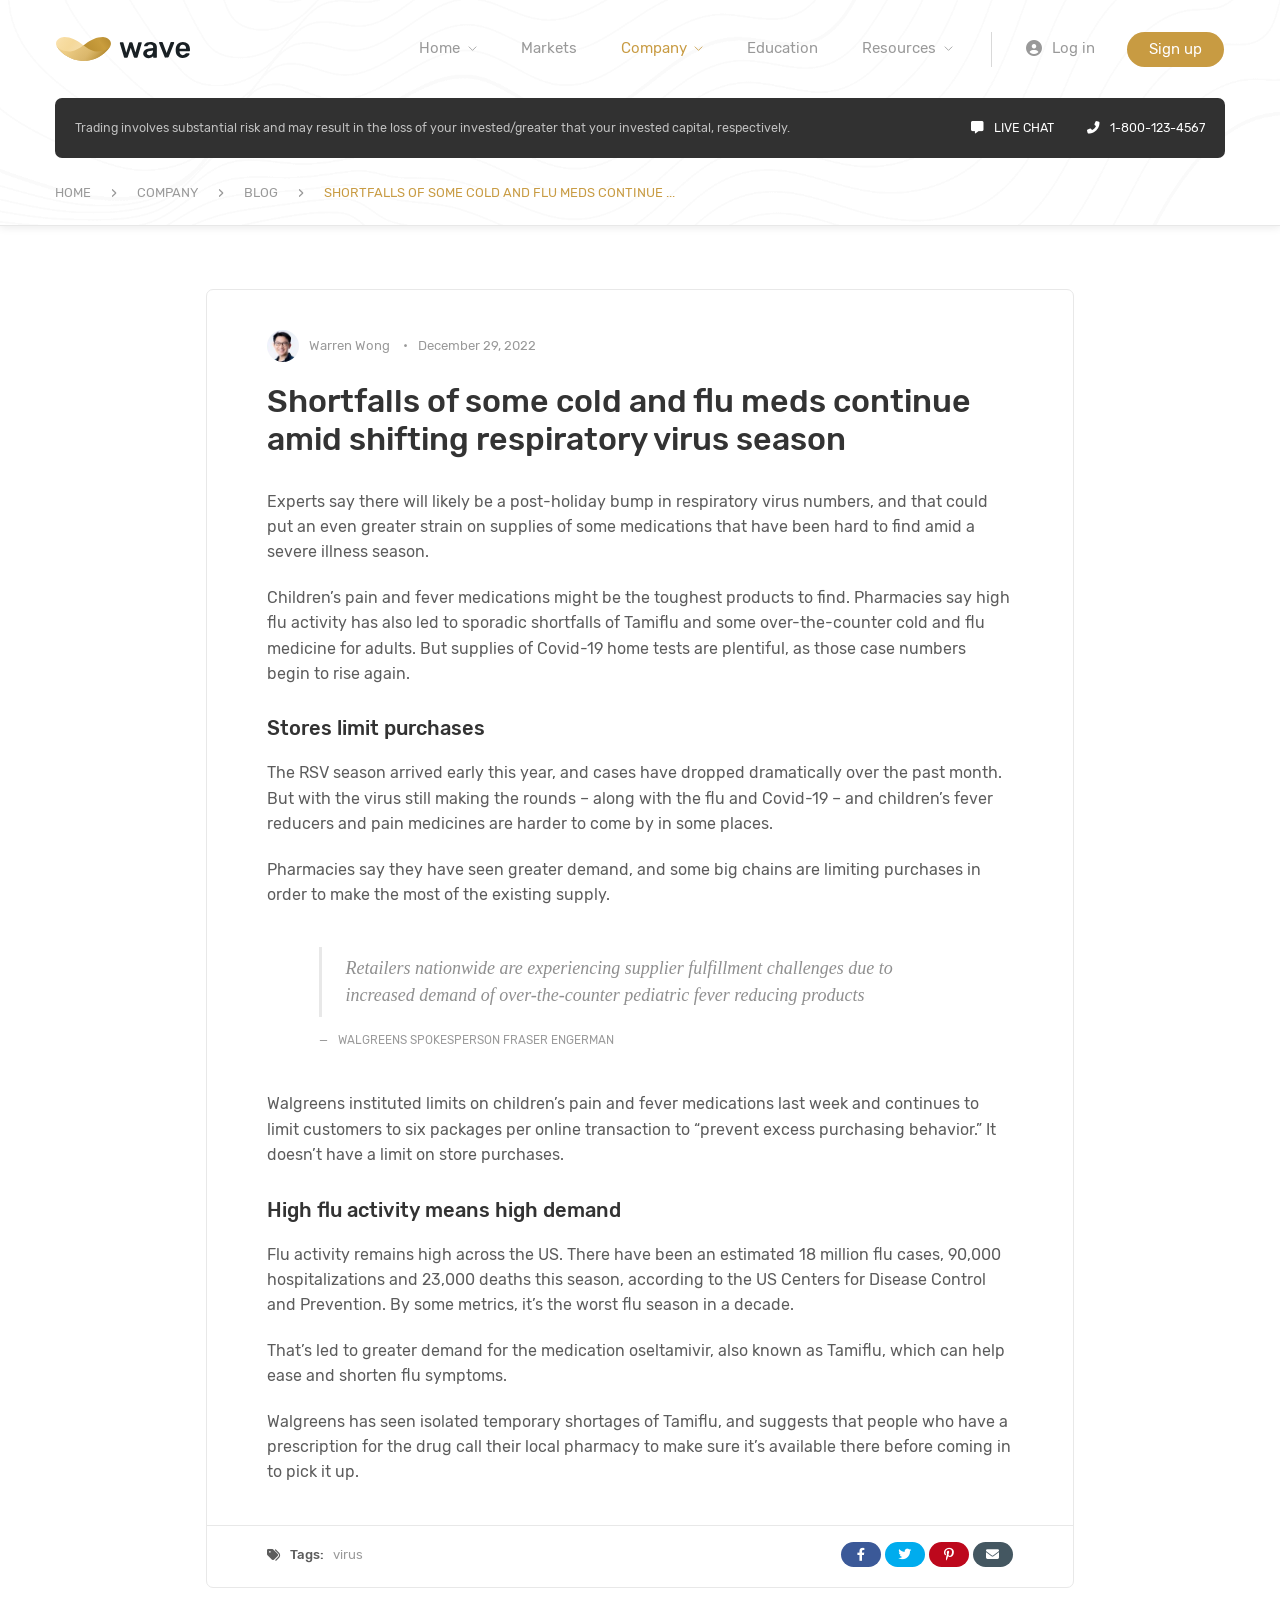
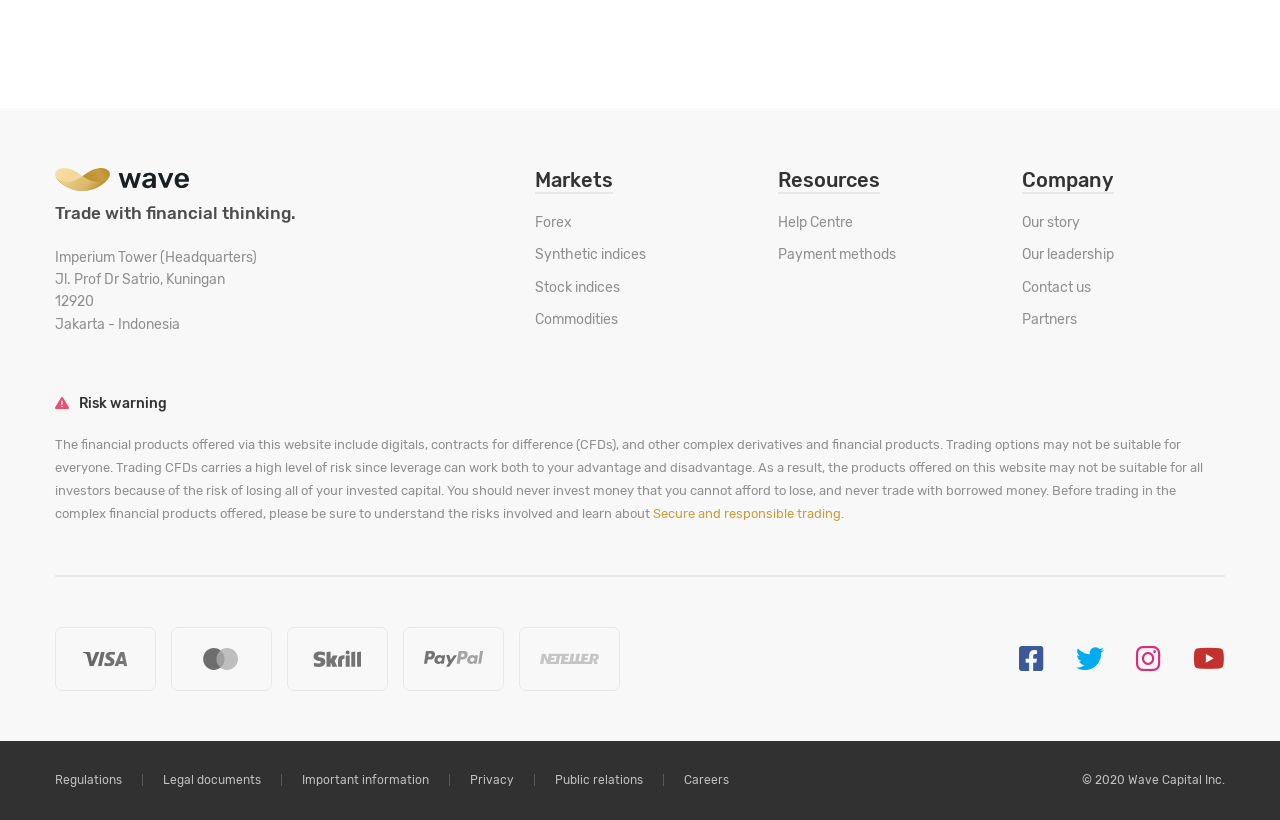
<file: blog/shortfalls-of-some-cold-and-flu-meds-continue-amid.html>
<!doctype html>
<html lang="en">

<head>
    <!-- meta tags -->
    <meta charset="utf-8">
    <meta name="viewport" content="width=device-width, initial-scale=1">
    <meta name="description" content="Premium HTML5 Template by Indonez">
    <meta name="keywords" content="blockit, uikit3, indonez, handlebars, scss, javascript">
    <meta name="author" content="Indonez">
    <meta name="theme-color" content="#FCB42D">
    <!-- preload assets -->
    <link rel="preload" href="../fonts/fa-brands-400.woff2" as="font" type="font/woff2" crossorigin>
    <link rel="preload" href="../fonts/fa-solid-900.woff2" as="font" type="font/woff2" crossorigin>
    <link rel="preload" href="../fonts/rubik-v9-latin-regular.woff2" as="font" type="font/woff2" crossorigin>
    <link rel="preload" href="../fonts/rubik-v9-latin-500.woff2" as="font" type="font/woff2" crossorigin>
    <link rel="preload" href="../fonts/rubik-v9-latin-300.woff2" as="font" type="font/woff2" crossorigin>
    <link rel="preload" href="../css/style.css" as="style">
    <link rel="preload" href="../js/vendors/uikit.min.js" as="script">
    <link rel="preload" href="../js/utilities.min.js" as="script">
    <link rel="preload" href="../js/config-theme.js" as="script">
    <!-- stylesheet -->
    <link rel="stylesheet" href="../css/style.css">
    <!-- uikit -->
    <script src="../js/vendors/uikit.min.js"></script>
    <!-- favicon -->
    <link rel="shortcut icon" href="../img/favicon.ico" type="image/x-icon">
    <!-- touch icon -->
    <link rel="apple-touch-icon-precomposed" href="../img/apple-touch-icon.png">
    <title>Blog - Equity HTML5 Template</title>
</head>

<body>
    <!-- page loader begin -->
    <div class="page-loader">
        <div></div>
        <div></div>
        <div></div>
    </div>
    <!-- page loader end -->
    <!-- header begin -->
    <header>
        <div class="uk-section uk-padding-remove-vertical in-header-inner uk-background-cover uk-background-top-center" style="background-image: url(../img/in-wave-background-1.png);">
            <nav class="uk-navbar-container uk-navbar-transparent" data-uk-sticky="show-on-up: true; top: 80; animation: uk-animation-fade">
                <div class="uk-container" data-uk-navbar>
                    <div class="uk-navbar-left uk-width-expand uk-flex uk-flex-between">
                        <a class="uk-navbar-item uk-logo" href="../index.html"  data-logo-inverse="filename: header-logo-WeY2ag.svg; sticky-only: true">
                            <img src="../img/user/header-logo-EelGlt.svg" alt="logo" width="134" height="23">
                        </a>
                        <ul class="uk-navbar-nav uk-visible@m">
                            <li><a href="../index.html">Home<span data-uk-navbar-parent-icon></span></a>
                                <div class="uk-navbar-dropdown">
                                    <ul class="uk-nav uk-navbar-dropdown-nav">
                                        <li><a href="../homepage2.html">Homepage 2</a></li>
                                        <li><a href="../homepage3.html">Homepage 3</a></li>
                                        <li><a href="../homepage4.html">Homepage 4</a></li>
                                    </ul>
                                </div>
                            </li>
                            <li><a href="../markets.html">Markets</a>
                            </li>
                            <li><a href="../#">Company<span data-uk-navbar-parent-icon></span></a>
                                <div class="uk-navbar-dropdown">
                                    <ul class="uk-nav uk-navbar-dropdown-nav">
                                        <li><a href="../about.html">About</a></li>
                                        <li><a href="../blog.html">Blog</a></li>
                                        <li><a href="../careers.html">Careers</a></li>
                                        <li><a href="../contact.html">Contact</a></li>
                                    </ul>
                                </div>
                            </li>
                            <li><a href="../education.html">Education</a>
                            </li>
                            <li><a href="../#">Resources<span data-uk-navbar-parent-icon></span></a>
                                <div class="uk-navbar-dropdown uk-navbar-dropdown-width-2">
                                    <div class="uk-navbar-dropdown-grid uk-child-width-1-2" data-uk-grid>
                                        <div>
                                            <ul class="uk-nav uk-navbar-dropdown-nav">
                                                <li><a href="../https://getuikit.com/docs/introduction">Documentation<i class="fas fa-square-arrow-up-right fa-sm"></i></a></li>
                                                <li><a href="../help-center.html">Help Center</a></li>
                                                <li><a href="../customers.html">Customers</a></li>
                                                <li><a href="../roadmap.html">Roadmap</a></li>
                                                <li><a href="../legal-docs.html">Legal Docs<i class="fas fa-gavel fa-sm"></i></a></li>
                                            </ul>
                                        </div>
                                        <div>
                                            <ul class="uk-nav uk-navbar-dropdown-nav">
                                                <li><a class="uk-disabled" href="#">Adipiscing elit sed do eiusmod incididunt ut labore dolore magna lorem ipsum sit dolor amet consectetur</a></li>
                                            </ul>
                                        </div>
                                    </div>
                                </div>
                            </li>
                        </ul>
                    </div>
                    <div class="uk-navbar-right uk-width-auto">
                        <div class="uk-navbar-item uk-visible@m">
                            <div class="in-optional-nav">
                                <a href="../signin.html" class="uk-button uk-button-text"><i class="fas fa-user-circle uk-margin-small-right"></i>Log in</a>
                                <a href="../#" class="uk-button uk-button-primary uk-button-small uk-border-pill">Sign up</a>
                            </div>
                        </div>
                    </div>
                </div>
            </nav>
            <div class="uk-container">
                <div class="uk-grid">
                    <div class="uk-width-1-1">
                        <div class="uk-card uk-card-secondary uk-card-small uk-card-body uk-border-rounded">
                            <div class="uk-grid uk-text-small" data-uk-grid>
                                <div class="uk-width-3-4@m uk-visible@m">
                                    <p>Trading involves substantial risk and may result in the loss of your invested/greater that your invested capital, respectively.</p>
                                </div>
                                <div class="uk-width-expand@m uk-text-center uk-text-right@m">
                                    <a class="uk-margin-right" href="#"><i class="fas fa-comment-alt uk-margin-small-right"></i>Live Chat</a>
                                    <a href="#"><i class="fas fa-phone-alt uk-margin-small-right uk-margin-small-left"></i>1-800-123-4567</a>
                                </div>
                            </div>
                        </div>
                    </div>
                    <!-- breadcrumb content begin -->
                    <div class="uk-section uk-padding-remove-vertical in-wave-breadcrumb">
                        <div class="uk-container">
                            <div class="uk-grid">
                                <div class="uk-width-1-1">
                                    <ul class="uk-breadcrumb">
                                        <li><a href="#">Home</a></li>
                                    </ul>
                                </div>
                            </div>
                        </div>
                    </div>
                    <!-- breadcrumb content end -->
                </div>
            </div>
        </div>  
    </header>
    <!-- header end -->
    <main data-title="blog-single">
        <!-- blog content begin -->
        <div class="uk-section uk-margin-small-top">
            <div class="uk-container">
                <div class="uk-grid uk-flex uk-flex-center in-blog-1 in-article">
                    <div class="uk-width-3-4@m">
                        <article class="uk-card uk-card-default uk-border-rounded">
                            <div class="uk-card-body">
                                <div class="uk-flex">
                                    <div class="uk-margin-small-right">
                                        <img class="uk-border-pill uk-background-muted" src="../img/user/author-85z9UC.jpg" alt="author" width="32" height="32">
                                    </div>
                                    <div class="uk-flex uk-flex-middle">
                                        <p class="uk-text-small uk-text-muted uk-margin-remove">
                                            Warren Wong
                                            <span class="uk-margin-small-left uk-margin-small-right">•</span>
                                        </p>
                                    </div>
                                    <div class="uk-flex uk-flex-middle">
                                        <p class="uk-text-small uk-text-muted uk-margin-remove">
                                            December 29, 2022
                                        </p>
                                    </div>
                                </div>
                                <h2 class="uk-margin-top uk-margin-medium-bottom">Shortfalls of some cold and flu meds continue amid shifting respiratory virus season</h2>
                                <p>Experts say there will likely be a post-holiday bump in respiratory virus numbers, and that could put an even greater strain on supplies of some medications that have been hard to find amid a severe illness season.</p>
                                <p>Children’s pain and fever medications might be the toughest products to find. Pharmacies say high flu activity has also led to sporadic shortfalls of Tamiflu and some over-the-counter cold and flu medicine for adults. But supplies of Covid-19 home tests are plentiful, as those case numbers begin to rise again.</p>
                                <h4 class="uk-margin-small-bottom">Stores limit purchases</h4>
                                <p>The RSV season arrived early this year, and cases have dropped dramatically over the past month. But with the virus still making the rounds – along with the flu and Covid-19 – and children’s fever reducers and pain medicines are harder to come by in some places.</p>
                                <p>Pharmacies say they have seen greater demand, and some big chains are limiting purchases in order to make the most of the existing supply.</p>
                                <blockquote class="in-article-blockquote">
                                    <p class="uk-margin-small-bottom">Retailers nationwide are experiencing supplier fulfillment challenges due to increased demand of over-the-counter pediatric fever reducing products</p>
                                    <footer><cite>Walgreens spokesperson Fraser Engerman</cite></footer>
                                </blockquote>
                                <p>Walgreens instituted limits on children’s pain and fever medications last week and continues to limit customers to six packages per online transaction to “prevent excess purchasing behavior.” It doesn’t have a limit on store purchases.</p>
                                <h4 class="uk-margin-small-bottom">High flu activity means high demand</h4>
                                <p>Flu activity remains high across the US. There have been an estimated 18 million flu cases, 90,000 hospitalizations and 23,000 deaths this season, according to the US Centers for Disease Control and Prevention. By some metrics, it’s the worst flu season in a decade.</p>
                                <p>That’s led to greater demand for the medication oseltamivir, also known as Tamiflu, which can help ease and shorten flu symptoms.</p>
                                <p>Walgreens has seen isolated temporary shortages of Tamiflu, and suggests that people who have a prescription for the drug call their local pharmacy to make sure it’s available there before coming in to pick it up.</p>
                            </div>
                            <div class="uk-card-footer uk-clearfix">
                                <div class="uk-float-left in-article-tags">
                                    <i class="fas fa-tags"></i><span class="uk-margin-small-left uk-text-bold">Tags: &nbsp;</span>
                                    <a href="../blog-find.html?tag=virus" class="uk-link-muted">virus</a>
                                </div>
                                <div class="uk-float-right in-article-share share-btn">
                                    <a class="uk-label color-facebook" data-id="fb"><i class="fab fa-facebook-f"></i></a>
                                    <a class="uk-label color-twitter" data-id="tw"><i class="fab fa-twitter"></i></a>
                                    <a class="uk-label color-pinterest" data-id="pi"><i class="fab fa-pinterest-p"></i></a>
                                    <a class="uk-label color-email" data-id="mail"><i class="fas fa-envelope"></i></a>
                                </div>
                            </div>
                        </article>
                    </div>
                </div>
            </div>
        </div>
        <!-- blog content end -->
        <!-- disquss begin -->
        <div class="uk-section uk-padding-remove-top">
            <div class="uk-container">
                <div class="uk-grid uk-flex uk-flex-center">
                    <div class="uk-width-3-4@m">
                        <div id="disqus_thread"></div>
                        <script>
                            (function() { // DON'T EDIT BELOW THIS LINE
                                var d = document, s = d.createElement('script');
                                s.src = `https://html-demo.disqus.com/embed.js`;
                                s.setAttribute('data-timestamp', +new Date());
                                (d.head || d.body).appendChild(s);
                            })();
                        </script>
                        <noscript>Please enable JavaScript to view the <a href="https://disqus.com/?ref_noscript">comments powered by Disqus.</a></noscript>
                    </div>
                </div>
            </div>
        </div>
        <!-- disquss content end -->
    </main>
    <!-- footer begin -->
    <footer>
        <div class="uk-section uk-section-muted uk-padding-large uk-padding-remove-horizontal uk-margin-medium-top">
            <div class="uk-container">
                <div class="uk-grid-medium" data-uk-grid="">
                    <div class="uk-width-expand@m">
                        <div class="footer-logo">
                            <img class="uk-display-block" src="../img/user/footer-logo-3WIDIh.svg" alt="footer-logo" width="134" height="23" data-uk-img="">
                        </div>
                        <p class="uk-text-large uk-margin-small-top">Trade with financial thinking.</p>
                        <p class="uk-visible@m">Imperium Tower (Headquarters)<br>
                        Jl. Prof Dr Satrio, Kuningan<br>
                        12920<br>
                        Jakarta - Indonesia
                        </p>
                    </div>
                    <div class="uk-width-3-5@m">
                        <div class="uk-child-width-1-3@s uk-child-width-1-3@m" data-uk-grid="">
                            <div>
                                <h4><span>Markets</span></h4>
                                <ul class="uk-list uk-link-text">
                                    <li><a href="#">Forex</a></li>
                                    <li><a href="#">Synthetic indices</a></li>
                                    <li><a href="#">Stock indices</a></li>
                                    <li><a href="#">Commodities</a></li>
                                </ul>
                            </div>
                            <div>
                                <h4><span>Resources</span></h4>
                                <ul class="uk-list uk-link-text">
                                    <li><a href="#">Help Centre</a></li>
                                    <li><a href="#">Payment methods</a></li>
                                </ul>
                            </div>
                            <div>
                                <h4><span>Company</span></h4>
                                <ul class="uk-list uk-link-text">
                                    <li><a href="#">Our story</a></li>
                                    <li><a href="#">Our leadership</a></li>
                                    <li><a href="#">Contact us</a></li>
                                    <li><a href="#">Partners</a></li>
                                </ul>
                            </div>
                        </div>
                    </div>
                    <div class="uk-width-1-1 uk-margin-large-top in-offset-bottom-10">
                        <h6><i class="fas fa-exclamation-triangle uk-text-danger uk-margin-small-right"></i>Risk warning</h6>
                        <p class="uk-text-small">The financial products offered via this website include digitals, contracts for difference (CFDs), and other complex derivatives and financial products. Trading options may not be suitable for everyone. Trading CFDs carries a high level of risk since leverage can work both to your advantage and disadvantage. As a result, the products offered on this website may not be suitable for all investors because of the risk of losing all of your invested capital. You should never invest money that you cannot afford to lose, and never trade with borrowed money. Before trading in the complex financial products offered, please be sure to understand the risks involved and learn about <a href="#">Secure and responsible trading.</a></p>
                        <hr>
                        <div class="uk-grid uk-flex uk-flex-middle" data-uk-grid="">
                            <div class="uk-width-1-2@m">
                                <div class="uk-grid-small uk-flex uk-child-width-1-4@s uk-flex uk-child-width-1-5@m in-payment-method uk-text-center" data-uk-grid="">
                                    <div>
                                        <div class="uk-card uk-card-default uk-card-small uk-card-body">
                                            <img src="../img/in-lazy.gif" data-src="../img/in-wave-visa.svg" alt="wave-payment" width="59" height="22" data-uk-img="">
                                        </div>
                                    </div>
                                    <div>
                                        <div class="uk-card uk-card-default uk-card-small uk-card-body">
                                            <img src="../img/in-lazy.gif" data-src="../img/in-wave-mastercard.svg" alt="wave-payment" width="59" height="22" data-uk-img="">
                                        </div>
                                    </div>
                                    <div>
                                        <div class="uk-card uk-card-default uk-card-small uk-card-body">
                                            <img src="../img/in-lazy.gif" data-src="../img/in-wave-skrill.svg" alt="wave-payment" width="59" height="22" data-uk-img="">
                                        </div>
                                    </div>
                                    <div>
                                        <div class="uk-card uk-card-default uk-card-small uk-card-body">
                                            <img src="../img/in-lazy.gif" data-src="../img/in-wave-paypal.svg" alt="wave-payment" width="59" height="22" data-uk-img="">
                                        </div>
                                    </div>
                                    <div>
                                        <div class="uk-card uk-card-default uk-card-small uk-card-body uk-visible@m">
                                            <img src="../img/in-lazy.gif" data-src="../img/in-wave-neteller.svg" alt="wave-payment" width="59" height="22" data-uk-img="">
                                        </div>
                                    </div>
                                </div>
                            </div>
                            <div class="uk-width-1-2@m uk-flex uk-flex-right@m">
                                <!-- social media begin -->
                                <div class="uk-flex social-media-list">
                                <div><a href="https://www.facebook.com/indonez" class="color-facebook text-decoration-none"><i class="fab fa-facebook-square"></i> Facebook</a></div>
                                <div><a href="https://twitter.com/indonez_tw" class="color-twitter text-decoration-none"><i class="fab fa-twitter"></i> Twitter</a></div>
                                <div><a href="https://www.instagram.com/indonez_ig" class="color-instagram text-decoration-none"><i class="fab fa-instagram"></i> Instagram</a></div>
                                <div><a href="#some-link" class="color-youtube text-decoration-none"><i class="fab fa-youtube"></i> Youtube</a></div>
                                </div>
                                <!-- social media end -->
                            </div>
                        </div>
                    </div>
                </div>
            </div>        
        </div>
        <div class="uk-section uk-section-secondary uk-padding-remove-vertical">
            <div class="uk-container">
                <div class="uk-grid">
                    <div class="uk-width-3-4@m uk-visible@m">
                        <ul class="uk-subnav uk-subnav-divider">
                            <li><a href="#">Regulations</a></li>
                            <li><a href="#">Legal documents</a></li>
                            <li><a href="#">Important information</a></li>
                            <li><a href="#">Privacy</a></li>
                            <li><a href="#">Public relations</a></li>
                            <li><a href="#">Careers</a></li>
                        </ul>
                    </div>
                    <div class="uk-width-expand@m uk-text-right@m">
                        <p class="copyright-text">© 2020 Wave Capital Inc.</p>
                    </div>
                </div>
            </div>
        </div>
    </footer>
    <!-- footer end -->
    <!-- to top begin -->
    <a href="#" class="to-top uk-visible@m" data-uk-scroll>
        Top<i class="fas fa-chevron-up" ></i>
    </a>
    <!-- to top end -->
    <!-- javascript -->
    <script src="../js/vendors/share-buttons.min.js"></script>
    <script src="../js/utilities.min.js"></script>
    <script src="../js/config-theme.js"></script>
</body>

</html>
</file>
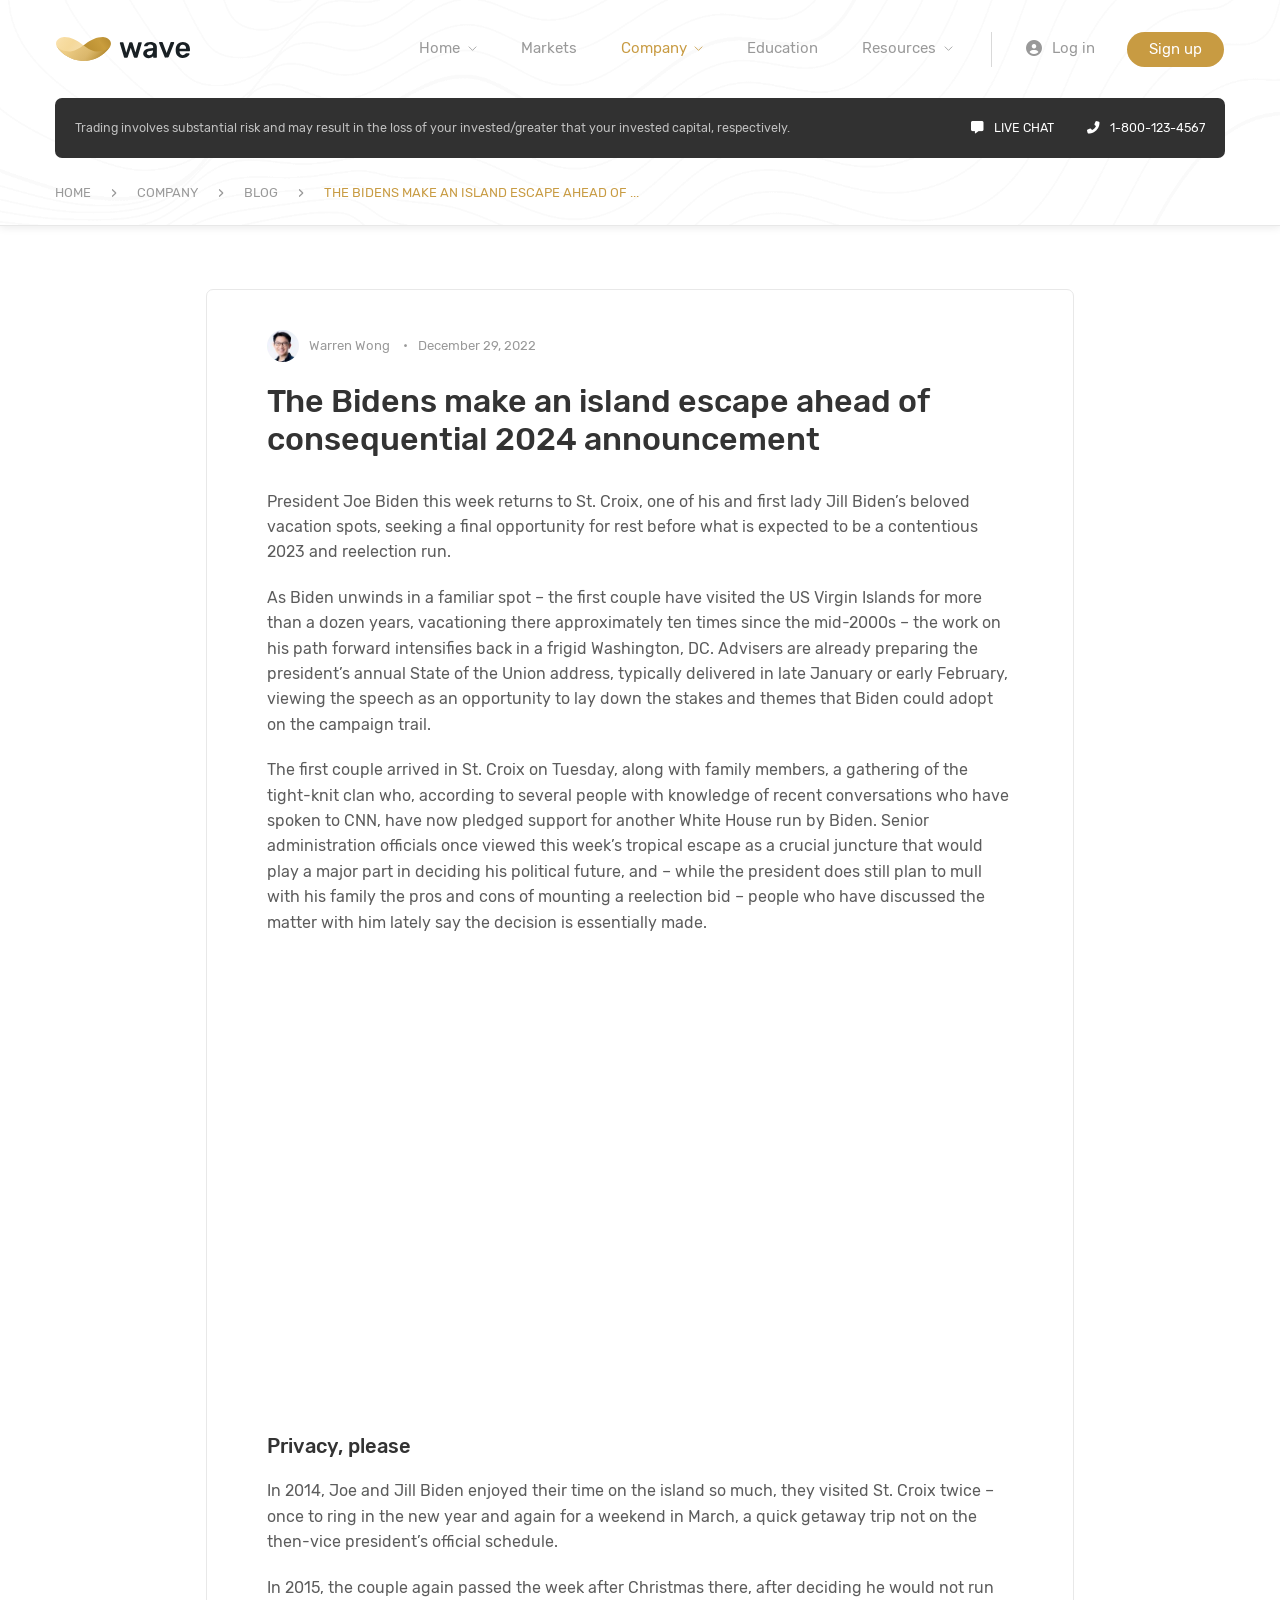
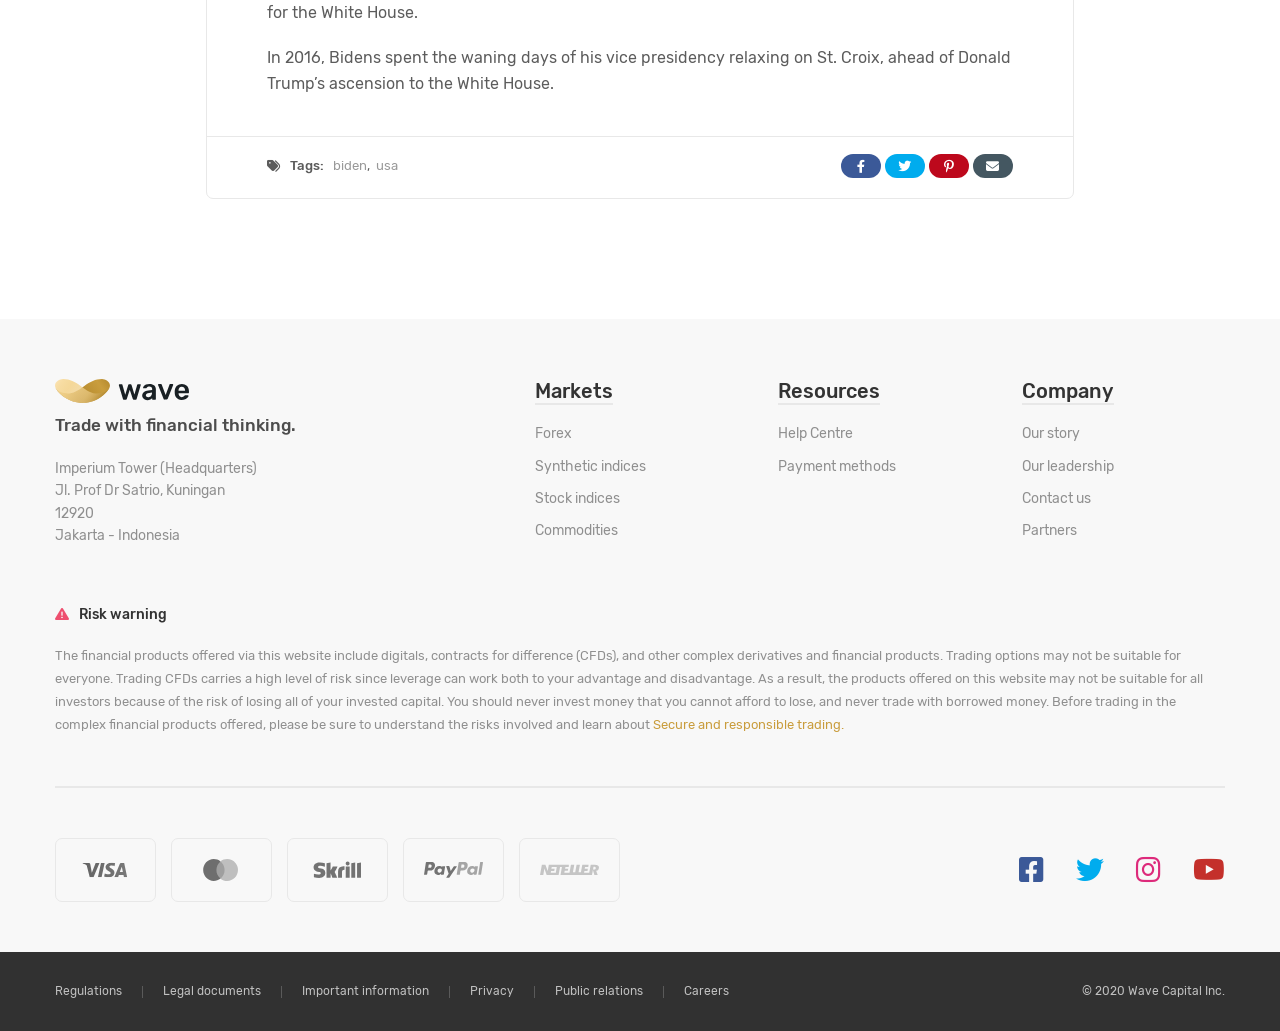
<file: blog/the-bidens-make-an-island-escape-ahead-of-consequential.html>
<!doctype html>
<html lang="en">

<head>
    <!-- meta tags -->
    <meta charset="utf-8">
    <meta name="viewport" content="width=device-width, initial-scale=1">
    <meta name="description" content="Premium HTML5 Template by Indonez">
    <meta name="keywords" content="blockit, uikit3, indonez, handlebars, scss, javascript">
    <meta name="author" content="Indonez">
    <meta name="theme-color" content="#FCB42D">
    <!-- preload assets -->
    <link rel="preload" href="../fonts/fa-brands-400.woff2" as="font" type="font/woff2" crossorigin>
    <link rel="preload" href="../fonts/fa-solid-900.woff2" as="font" type="font/woff2" crossorigin>
    <link rel="preload" href="../fonts/rubik-v9-latin-regular.woff2" as="font" type="font/woff2" crossorigin>
    <link rel="preload" href="../fonts/rubik-v9-latin-500.woff2" as="font" type="font/woff2" crossorigin>
    <link rel="preload" href="../fonts/rubik-v9-latin-300.woff2" as="font" type="font/woff2" crossorigin>
    <link rel="preload" href="../css/style.css" as="style">
    <link rel="preload" href="../js/vendors/uikit.min.js" as="script">
    <link rel="preload" href="../js/utilities.min.js" as="script">
    <link rel="preload" href="../js/config-theme.js" as="script">
    <!-- stylesheet -->
    <link rel="stylesheet" href="../css/style.css">
    <!-- uikit -->
    <script src="../js/vendors/uikit.min.js"></script>
    <!-- favicon -->
    <link rel="shortcut icon" href="../img/favicon.ico" type="image/x-icon">
    <!-- touch icon -->
    <link rel="apple-touch-icon-precomposed" href="../img/apple-touch-icon.png">
    <title>Blog - Equity HTML5 Template</title>
</head>

<body>
    <!-- page loader begin -->
    <div class="page-loader">
        <div></div>
        <div></div>
        <div></div>
    </div>
    <!-- page loader end -->
    <!-- header begin -->
    <header>
        <div class="uk-section uk-padding-remove-vertical in-header-inner uk-background-cover uk-background-top-center" style="background-image: url(../img/in-wave-background-1.png);">
            <nav class="uk-navbar-container uk-navbar-transparent" data-uk-sticky="show-on-up: true; top: 80; animation: uk-animation-fade">
                <div class="uk-container" data-uk-navbar>
                    <div class="uk-navbar-left uk-width-expand uk-flex uk-flex-between">
                        <a class="uk-navbar-item uk-logo" href="../index.html"  data-logo-inverse="filename: header-logo-WeY2ag.svg; sticky-only: true">
                            <img src="../img/user/header-logo-EelGlt.svg" alt="logo" width="134" height="23">
                        </a>
                        <ul class="uk-navbar-nav uk-visible@m">
                            <li><a href="../index.html">Home<span data-uk-navbar-parent-icon></span></a>
                                <div class="uk-navbar-dropdown">
                                    <ul class="uk-nav uk-navbar-dropdown-nav">
                                        <li><a href="../homepage2.html">Homepage 2</a></li>
                                        <li><a href="../homepage3.html">Homepage 3</a></li>
                                        <li><a href="../homepage4.html">Homepage 4</a></li>
                                    </ul>
                                </div>
                            </li>
                            <li><a href="../markets.html">Markets</a>
                            </li>
                            <li><a href="../#">Company<span data-uk-navbar-parent-icon></span></a>
                                <div class="uk-navbar-dropdown">
                                    <ul class="uk-nav uk-navbar-dropdown-nav">
                                        <li><a href="../about.html">About</a></li>
                                        <li><a href="../blog.html">Blog</a></li>
                                        <li><a href="../careers.html">Careers</a></li>
                                        <li><a href="../contact.html">Contact</a></li>
                                    </ul>
                                </div>
                            </li>
                            <li><a href="../education.html">Education</a>
                            </li>
                            <li><a href="../#">Resources<span data-uk-navbar-parent-icon></span></a>
                                <div class="uk-navbar-dropdown uk-navbar-dropdown-width-2">
                                    <div class="uk-navbar-dropdown-grid uk-child-width-1-2" data-uk-grid>
                                        <div>
                                            <ul class="uk-nav uk-navbar-dropdown-nav">
                                                <li><a href="../https://getuikit.com/docs/introduction">Documentation<i class="fas fa-square-arrow-up-right fa-sm"></i></a></li>
                                                <li><a href="../help-center.html">Help Center</a></li>
                                                <li><a href="../customers.html">Customers</a></li>
                                                <li><a href="../roadmap.html">Roadmap</a></li>
                                                <li><a href="../legal-docs.html">Legal Docs<i class="fas fa-gavel fa-sm"></i></a></li>
                                            </ul>
                                        </div>
                                        <div>
                                            <ul class="uk-nav uk-navbar-dropdown-nav">
                                                <li><a class="uk-disabled" href="#">Adipiscing elit sed do eiusmod incididunt ut labore dolore magna lorem ipsum sit dolor amet consectetur</a></li>
                                            </ul>
                                        </div>
                                    </div>
                                </div>
                            </li>
                        </ul>
                    </div>
                    <div class="uk-navbar-right uk-width-auto">
                        <div class="uk-navbar-item uk-visible@m">
                            <div class="in-optional-nav">
                                <a href="../signin.html" class="uk-button uk-button-text"><i class="fas fa-user-circle uk-margin-small-right"></i>Log in</a>
                                <a href="../#" class="uk-button uk-button-primary uk-button-small uk-border-pill">Sign up</a>
                            </div>
                        </div>
                    </div>
                </div>
            </nav>
            <div class="uk-container">
                <div class="uk-grid">
                    <div class="uk-width-1-1">
                        <div class="uk-card uk-card-secondary uk-card-small uk-card-body uk-border-rounded">
                            <div class="uk-grid uk-text-small" data-uk-grid>
                                <div class="uk-width-3-4@m uk-visible@m">
                                    <p>Trading involves substantial risk and may result in the loss of your invested/greater that your invested capital, respectively.</p>
                                </div>
                                <div class="uk-width-expand@m uk-text-center uk-text-right@m">
                                    <a class="uk-margin-right" href="#"><i class="fas fa-comment-alt uk-margin-small-right"></i>Live Chat</a>
                                    <a href="#"><i class="fas fa-phone-alt uk-margin-small-right uk-margin-small-left"></i>1-800-123-4567</a>
                                </div>
                            </div>
                        </div>
                    </div>
                    <!-- breadcrumb content begin -->
                    <div class="uk-section uk-padding-remove-vertical in-wave-breadcrumb">
                        <div class="uk-container">
                            <div class="uk-grid">
                                <div class="uk-width-1-1">
                                    <ul class="uk-breadcrumb">
                                        <li><a href="#">Home</a></li>
                                    </ul>
                                </div>
                            </div>
                        </div>
                    </div>
                    <!-- breadcrumb content end -->
                </div>
            </div>
        </div>  
    </header>
    <!-- header end -->
    <main data-title="blog-single">
        <!-- blog content begin -->
        <div class="uk-section uk-margin-small-top">
            <div class="uk-container">
                <div class="uk-grid uk-flex uk-flex-center in-blog-1 in-article">
                    <div class="uk-width-3-4@m">
                        <article class="uk-card uk-card-default uk-border-rounded">
                            <div class="uk-card-body">
                                <div class="uk-flex">
                                    <div class="uk-margin-small-right">
                                        <img class="uk-border-pill uk-background-muted" src="../img/user/author-85z9UC.jpg" alt="author" width="32" height="32">
                                    </div>
                                    <div class="uk-flex uk-flex-middle">
                                        <p class="uk-text-small uk-text-muted uk-margin-remove">
                                            Warren Wong
                                            <span class="uk-margin-small-left uk-margin-small-right">•</span>
                                        </p>
                                    </div>
                                    <div class="uk-flex uk-flex-middle">
                                        <p class="uk-text-small uk-text-muted uk-margin-remove">
                                            December 29, 2022
                                        </p>
                                    </div>
                                </div>
                                <h2 class="uk-margin-top uk-margin-medium-bottom">The Bidens make an island escape ahead of consequential 2024 announcement</h2>
                                <p>President Joe Biden this week returns to St. Croix, one of his and first lady Jill Biden’s beloved vacation spots, seeking a final opportunity for rest before what is expected to be a contentious 2023 and reelection run.</p>
                                <p>As Biden unwinds in a familiar spot – the first couple have visited the US Virgin Islands for more than a dozen years, vacationing there approximately ten times since the mid-2000s – the work on his path forward intensifies back in a frigid Washington, DC. Advisers are already preparing the president’s annual State of the Union address, typically delivered in late January or early February, viewing the speech as an opportunity to lay down the stakes and themes that Biden could adopt on the campaign trail.</p>
                                <p>The first couple arrived in St. Croix on Tuesday, along with family members, a gathering of the tight-knit clan who, according to several people with knowledge of recent conversations who have spoken to CNN, have now pledged support for another White House run by Biden. Senior administration officials once viewed this week’s tropical escape as a crucial juncture that would play a major part in deciding his political future, and – while the president does still plan to mull with his family the pros and cons of mounting a reelection bid – people who have discussed the matter with him lately say the decision is essentially made.</p>
                                <div class="in-article-youtube">
                                    <iframe src="https://www.youtube.com/embed/n1V1GPndCMU?controls=0" frameborder="0" allowfullscreen="true"></iframe>
                                </div>
                                <h4 class="uk-margin-small-bottom">Privacy, please</h4>
                                <p>In 2014, Joe and Jill Biden enjoyed their time on the island so much, they visited St. Croix twice – once to ring in the new year and again for a weekend in March, a quick getaway trip not on the then-vice president’s official schedule.</p>
                                <p>In 2015, the couple again passed the week after Christmas there, after deciding he would not run for the White House.</p>
                                <p>In 2016, Bidens spent the waning days of his vice presidency relaxing on St. Croix, ahead of Donald Trump’s ascension to the White House.</p>
                            </div>
                            <div class="uk-card-footer uk-clearfix">
                                <div class="uk-float-left in-article-tags">
                                    <i class="fas fa-tags"></i><span class="uk-margin-small-left uk-text-bold">Tags: &nbsp;</span>
                                    <a href="../blog-find.html?tag=biden" class="uk-link-muted">biden</a>,&nbsp;
                                    <a href="../blog-find.html?tag=usa" class="uk-link-muted">usa</a>
                                </div>
                                <div class="uk-float-right in-article-share share-btn">
                                    <a class="uk-label color-facebook" data-id="fb"><i class="fab fa-facebook-f"></i></a>
                                    <a class="uk-label color-twitter" data-id="tw"><i class="fab fa-twitter"></i></a>
                                    <a class="uk-label color-pinterest" data-id="pi"><i class="fab fa-pinterest-p"></i></a>
                                    <a class="uk-label color-email" data-id="mail"><i class="fas fa-envelope"></i></a>
                                </div>
                            </div>
                        </article>
                    </div>
                </div>
            </div>
        </div>
        <!-- blog content end -->
        <!-- disquss begin -->
        <div class="uk-section uk-padding-remove-top">
            <div class="uk-container">
                <div class="uk-grid uk-flex uk-flex-center">
                    <div class="uk-width-3-4@m">
                        <div id="disqus_thread"></div>
                        <script>
                            (function() { // DON'T EDIT BELOW THIS LINE
                                var d = document, s = d.createElement('script');
                                s.src = `https://html-demo.disqus.com/embed.js`;
                                s.setAttribute('data-timestamp', +new Date());
                                (d.head || d.body).appendChild(s);
                            })();
                        </script>
                        <noscript>Please enable JavaScript to view the <a href="https://disqus.com/?ref_noscript">comments powered by Disqus.</a></noscript>
                    </div>
                </div>
            </div>
        </div>
        <!-- disquss content end -->
    </main>
    <!-- footer begin -->
    <footer>
        <div class="uk-section uk-section-muted uk-padding-large uk-padding-remove-horizontal uk-margin-medium-top">
            <div class="uk-container">
                <div class="uk-grid-medium" data-uk-grid="">
                    <div class="uk-width-expand@m">
                        <div class="footer-logo">
                            <img class="uk-display-block" src="../img/user/footer-logo-3WIDIh.svg" alt="footer-logo" width="134" height="23" data-uk-img="">
                        </div>
                        <p class="uk-text-large uk-margin-small-top">Trade with financial thinking.</p>
                        <p class="uk-visible@m">Imperium Tower (Headquarters)<br>
                        Jl. Prof Dr Satrio, Kuningan<br>
                        12920<br>
                        Jakarta - Indonesia
                        </p>
                    </div>
                    <div class="uk-width-3-5@m">
                        <div class="uk-child-width-1-3@s uk-child-width-1-3@m" data-uk-grid="">
                            <div>
                                <h4><span>Markets</span></h4>
                                <ul class="uk-list uk-link-text">
                                    <li><a href="#">Forex</a></li>
                                    <li><a href="#">Synthetic indices</a></li>
                                    <li><a href="#">Stock indices</a></li>
                                    <li><a href="#">Commodities</a></li>
                                </ul>
                            </div>
                            <div>
                                <h4><span>Resources</span></h4>
                                <ul class="uk-list uk-link-text">
                                    <li><a href="#">Help Centre</a></li>
                                    <li><a href="#">Payment methods</a></li>
                                </ul>
                            </div>
                            <div>
                                <h4><span>Company</span></h4>
                                <ul class="uk-list uk-link-text">
                                    <li><a href="#">Our story</a></li>
                                    <li><a href="#">Our leadership</a></li>
                                    <li><a href="#">Contact us</a></li>
                                    <li><a href="#">Partners</a></li>
                                </ul>
                            </div>
                        </div>
                    </div>
                    <div class="uk-width-1-1 uk-margin-large-top in-offset-bottom-10">
                        <h6><i class="fas fa-exclamation-triangle uk-text-danger uk-margin-small-right"></i>Risk warning</h6>
                        <p class="uk-text-small">The financial products offered via this website include digitals, contracts for difference (CFDs), and other complex derivatives and financial products. Trading options may not be suitable for everyone. Trading CFDs carries a high level of risk since leverage can work both to your advantage and disadvantage. As a result, the products offered on this website may not be suitable for all investors because of the risk of losing all of your invested capital. You should never invest money that you cannot afford to lose, and never trade with borrowed money. Before trading in the complex financial products offered, please be sure to understand the risks involved and learn about <a href="#">Secure and responsible trading.</a></p>
                        <hr>
                        <div class="uk-grid uk-flex uk-flex-middle" data-uk-grid="">
                            <div class="uk-width-1-2@m">
                                <div class="uk-grid-small uk-flex uk-child-width-1-4@s uk-flex uk-child-width-1-5@m in-payment-method uk-text-center" data-uk-grid="">
                                    <div>
                                        <div class="uk-card uk-card-default uk-card-small uk-card-body">
                                            <img src="../img/in-lazy.gif" data-src="../img/in-wave-visa.svg" alt="wave-payment" width="59" height="22" data-uk-img="">
                                        </div>
                                    </div>
                                    <div>
                                        <div class="uk-card uk-card-default uk-card-small uk-card-body">
                                            <img src="../img/in-lazy.gif" data-src="../img/in-wave-mastercard.svg" alt="wave-payment" width="59" height="22" data-uk-img="">
                                        </div>
                                    </div>
                                    <div>
                                        <div class="uk-card uk-card-default uk-card-small uk-card-body">
                                            <img src="../img/in-lazy.gif" data-src="../img/in-wave-skrill.svg" alt="wave-payment" width="59" height="22" data-uk-img="">
                                        </div>
                                    </div>
                                    <div>
                                        <div class="uk-card uk-card-default uk-card-small uk-card-body">
                                            <img src="../img/in-lazy.gif" data-src="../img/in-wave-paypal.svg" alt="wave-payment" width="59" height="22" data-uk-img="">
                                        </div>
                                    </div>
                                    <div>
                                        <div class="uk-card uk-card-default uk-card-small uk-card-body uk-visible@m">
                                            <img src="../img/in-lazy.gif" data-src="../img/in-wave-neteller.svg" alt="wave-payment" width="59" height="22" data-uk-img="">
                                        </div>
                                    </div>
                                </div>
                            </div>
                            <div class="uk-width-1-2@m uk-flex uk-flex-right@m">
                                <!-- social media begin -->
                                <div class="uk-flex social-media-list">
                                <div><a href="https://www.facebook.com/indonez" class="color-facebook text-decoration-none"><i class="fab fa-facebook-square"></i> Facebook</a></div>
                                <div><a href="https://twitter.com/indonez_tw" class="color-twitter text-decoration-none"><i class="fab fa-twitter"></i> Twitter</a></div>
                                <div><a href="https://www.instagram.com/indonez_ig" class="color-instagram text-decoration-none"><i class="fab fa-instagram"></i> Instagram</a></div>
                                <div><a href="#some-link" class="color-youtube text-decoration-none"><i class="fab fa-youtube"></i> Youtube</a></div>
                                </div>
                                <!-- social media end -->
                            </div>
                        </div>
                    </div>
                </div>
            </div>        
        </div>
        <div class="uk-section uk-section-secondary uk-padding-remove-vertical">
            <div class="uk-container">
                <div class="uk-grid">
                    <div class="uk-width-3-4@m uk-visible@m">
                        <ul class="uk-subnav uk-subnav-divider">
                            <li><a href="#">Regulations</a></li>
                            <li><a href="#">Legal documents</a></li>
                            <li><a href="#">Important information</a></li>
                            <li><a href="#">Privacy</a></li>
                            <li><a href="#">Public relations</a></li>
                            <li><a href="#">Careers</a></li>
                        </ul>
                    </div>
                    <div class="uk-width-expand@m uk-text-right@m">
                        <p class="copyright-text">© 2020 Wave Capital Inc.</p>
                    </div>
                </div>
            </div>
        </div>
    </footer>
    <!-- footer end -->
    <!-- to top begin -->
    <a href="#" class="to-top uk-visible@m" data-uk-scroll>
        Top<i class="fas fa-chevron-up" ></i>
    </a>
    <!-- to top end -->
    <!-- javascript -->
    <script src="../js/vendors/share-buttons.min.js"></script>
    <script src="../js/utilities.min.js"></script>
    <script src="../js/config-theme.js"></script>
</body>

</html>
</file>
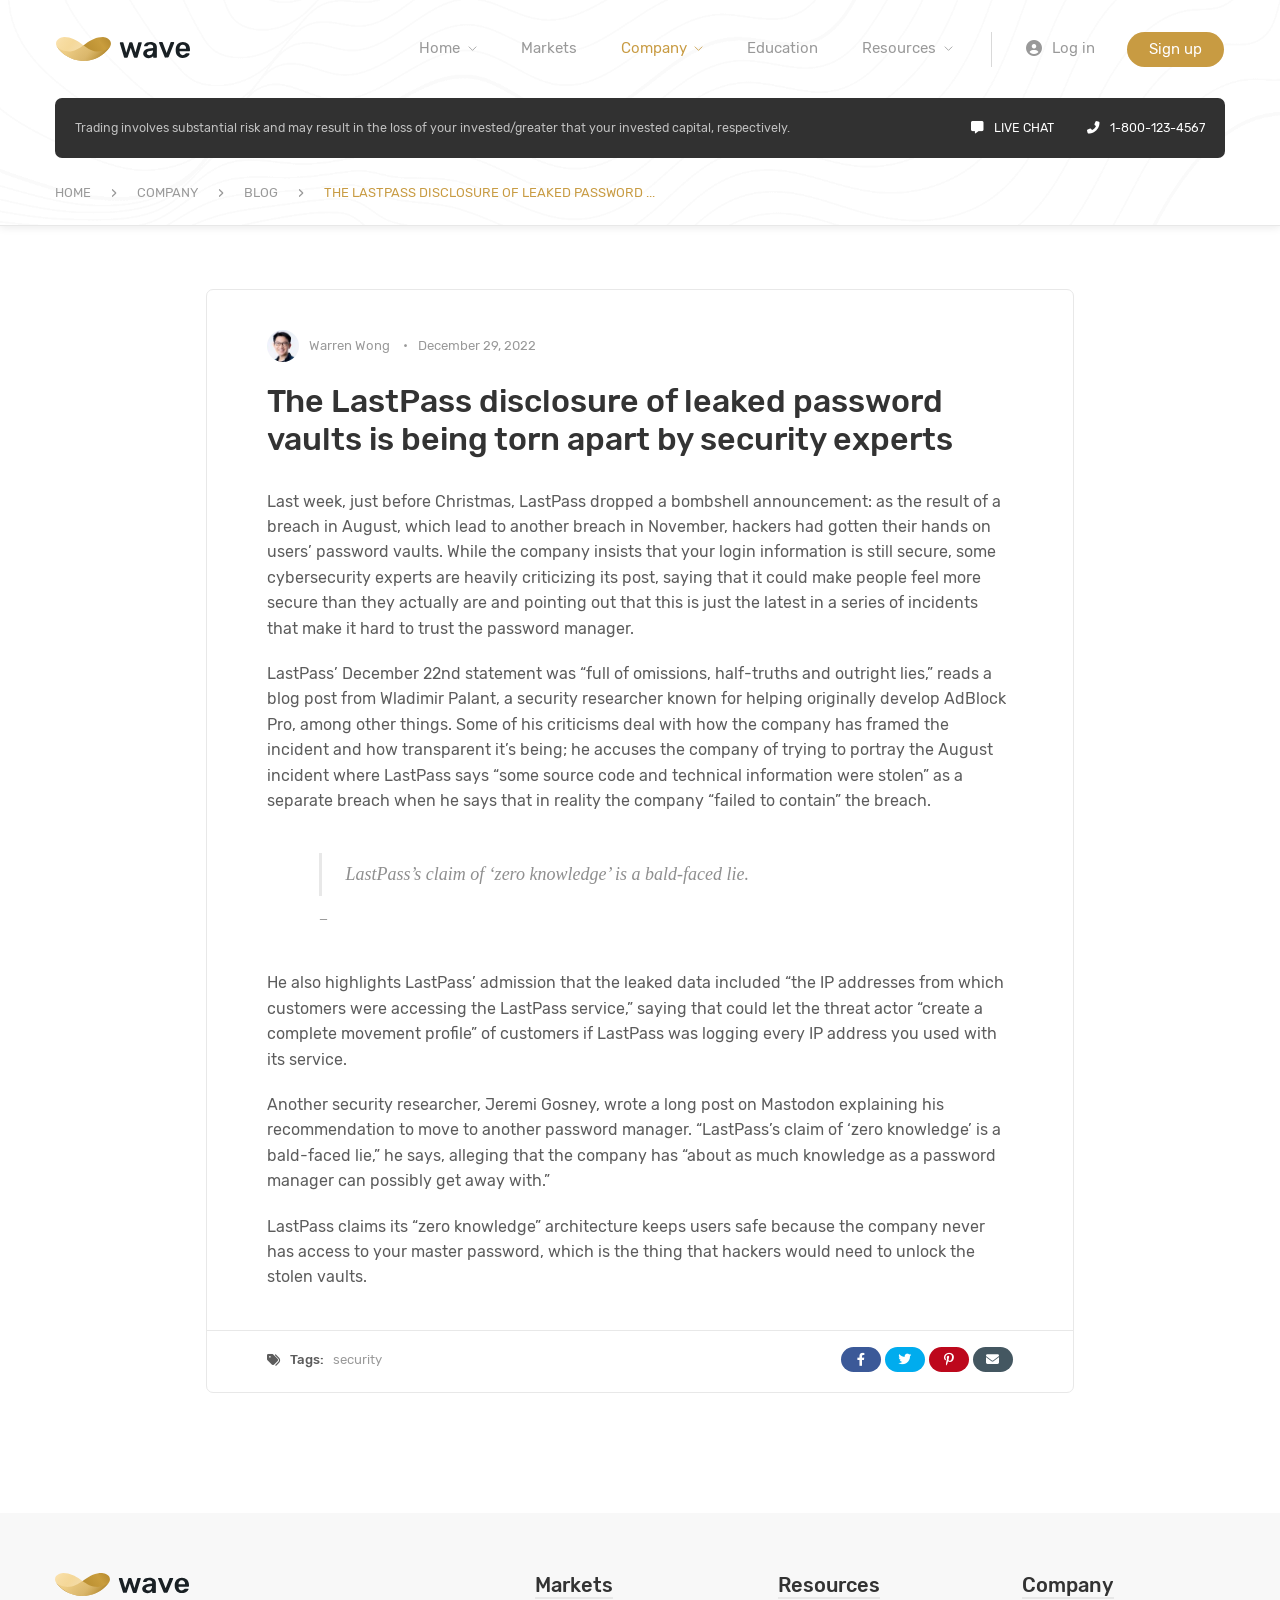
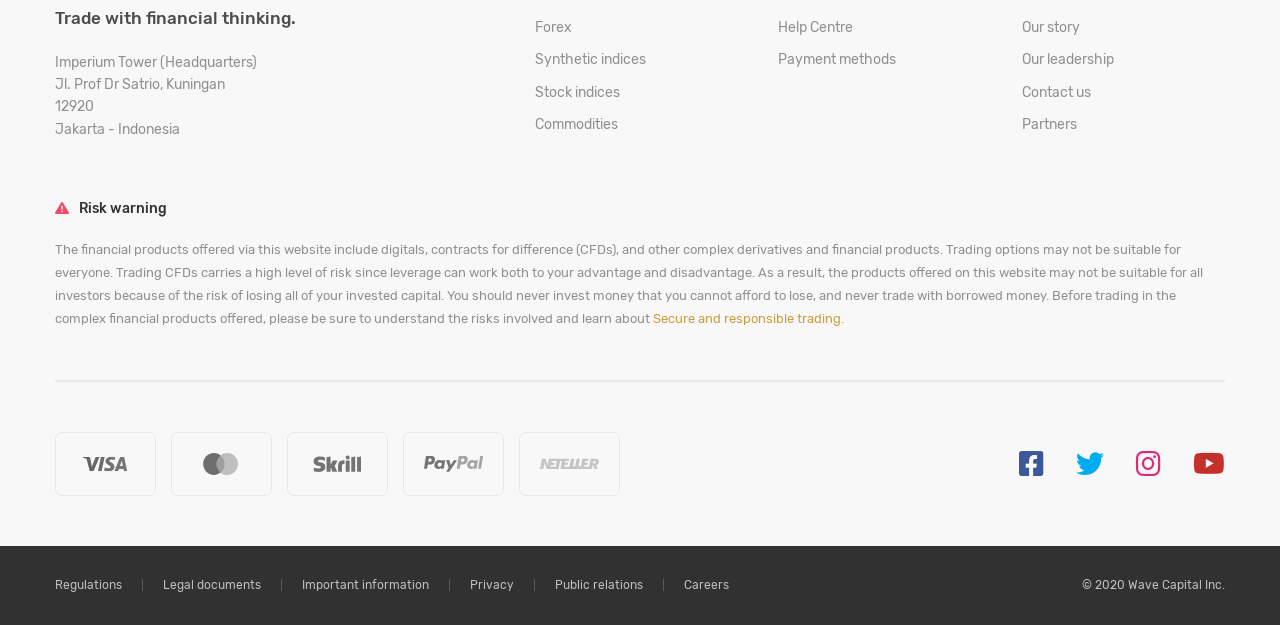
<file: blog/the-lastpass-disclosure-of-leaked-password-vaults-is.html>
<!doctype html>
<html lang="en">

<head>
    <!-- meta tags -->
    <meta charset="utf-8">
    <meta name="viewport" content="width=device-width, initial-scale=1">
    <meta name="description" content="Premium HTML5 Template by Indonez">
    <meta name="keywords" content="blockit, uikit3, indonez, handlebars, scss, javascript">
    <meta name="author" content="Indonez">
    <meta name="theme-color" content="#FCB42D">
    <!-- preload assets -->
    <link rel="preload" href="../fonts/fa-brands-400.woff2" as="font" type="font/woff2" crossorigin>
    <link rel="preload" href="../fonts/fa-solid-900.woff2" as="font" type="font/woff2" crossorigin>
    <link rel="preload" href="../fonts/rubik-v9-latin-regular.woff2" as="font" type="font/woff2" crossorigin>
    <link rel="preload" href="../fonts/rubik-v9-latin-500.woff2" as="font" type="font/woff2" crossorigin>
    <link rel="preload" href="../fonts/rubik-v9-latin-300.woff2" as="font" type="font/woff2" crossorigin>
    <link rel="preload" href="../css/style.css" as="style">
    <link rel="preload" href="../js/vendors/uikit.min.js" as="script">
    <link rel="preload" href="../js/utilities.min.js" as="script">
    <link rel="preload" href="../js/config-theme.js" as="script">
    <!-- stylesheet -->
    <link rel="stylesheet" href="../css/style.css">
    <!-- uikit -->
    <script src="../js/vendors/uikit.min.js"></script>
    <!-- favicon -->
    <link rel="shortcut icon" href="../img/favicon.ico" type="image/x-icon">
    <!-- touch icon -->
    <link rel="apple-touch-icon-precomposed" href="../img/apple-touch-icon.png">
    <title>Blog - Equity HTML5 Template</title>
</head>

<body>
    <!-- page loader begin -->
    <div class="page-loader">
        <div></div>
        <div></div>
        <div></div>
    </div>
    <!-- page loader end -->
    <!-- header begin -->
    <header>
        <div class="uk-section uk-padding-remove-vertical in-header-inner uk-background-cover uk-background-top-center" style="background-image: url(../img/in-wave-background-1.png);">
            <nav class="uk-navbar-container uk-navbar-transparent" data-uk-sticky="show-on-up: true; top: 80; animation: uk-animation-fade">
                <div class="uk-container" data-uk-navbar>
                    <div class="uk-navbar-left uk-width-expand uk-flex uk-flex-between">
                        <a class="uk-navbar-item uk-logo" href="../index.html"  data-logo-inverse="filename: header-logo-WeY2ag.svg; sticky-only: true">
                            <img src="../img/user/header-logo-EelGlt.svg" alt="logo" width="134" height="23">
                        </a>
                        <ul class="uk-navbar-nav uk-visible@m">
                            <li><a href="../index.html">Home<span data-uk-navbar-parent-icon></span></a>
                                <div class="uk-navbar-dropdown">
                                    <ul class="uk-nav uk-navbar-dropdown-nav">
                                        <li><a href="../homepage2.html">Homepage 2</a></li>
                                        <li><a href="../homepage3.html">Homepage 3</a></li>
                                        <li><a href="../homepage4.html">Homepage 4</a></li>
                                    </ul>
                                </div>
                            </li>
                            <li><a href="../markets.html">Markets</a>
                            </li>
                            <li><a href="../#">Company<span data-uk-navbar-parent-icon></span></a>
                                <div class="uk-navbar-dropdown">
                                    <ul class="uk-nav uk-navbar-dropdown-nav">
                                        <li><a href="../about.html">About</a></li>
                                        <li><a href="../blog.html">Blog</a></li>
                                        <li><a href="../careers.html">Careers</a></li>
                                        <li><a href="../contact.html">Contact</a></li>
                                    </ul>
                                </div>
                            </li>
                            <li><a href="../education.html">Education</a>
                            </li>
                            <li><a href="../#">Resources<span data-uk-navbar-parent-icon></span></a>
                                <div class="uk-navbar-dropdown uk-navbar-dropdown-width-2">
                                    <div class="uk-navbar-dropdown-grid uk-child-width-1-2" data-uk-grid>
                                        <div>
                                            <ul class="uk-nav uk-navbar-dropdown-nav">
                                                <li><a href="../https://getuikit.com/docs/introduction">Documentation<i class="fas fa-square-arrow-up-right fa-sm"></i></a></li>
                                                <li><a href="../help-center.html">Help Center</a></li>
                                                <li><a href="../customers.html">Customers</a></li>
                                                <li><a href="../roadmap.html">Roadmap</a></li>
                                                <li><a href="../legal-docs.html">Legal Docs<i class="fas fa-gavel fa-sm"></i></a></li>
                                            </ul>
                                        </div>
                                        <div>
                                            <ul class="uk-nav uk-navbar-dropdown-nav">
                                                <li><a class="uk-disabled" href="#">Adipiscing elit sed do eiusmod incididunt ut labore dolore magna lorem ipsum sit dolor amet consectetur</a></li>
                                            </ul>
                                        </div>
                                    </div>
                                </div>
                            </li>
                        </ul>
                    </div>
                    <div class="uk-navbar-right uk-width-auto">
                        <div class="uk-navbar-item uk-visible@m">
                            <div class="in-optional-nav">
                                <a href="../signin.html" class="uk-button uk-button-text"><i class="fas fa-user-circle uk-margin-small-right"></i>Log in</a>
                                <a href="../#" class="uk-button uk-button-primary uk-button-small uk-border-pill">Sign up</a>
                            </div>
                        </div>
                    </div>
                </div>
            </nav>
            <div class="uk-container">
                <div class="uk-grid">
                    <div class="uk-width-1-1">
                        <div class="uk-card uk-card-secondary uk-card-small uk-card-body uk-border-rounded">
                            <div class="uk-grid uk-text-small" data-uk-grid>
                                <div class="uk-width-3-4@m uk-visible@m">
                                    <p>Trading involves substantial risk and may result in the loss of your invested/greater that your invested capital, respectively.</p>
                                </div>
                                <div class="uk-width-expand@m uk-text-center uk-text-right@m">
                                    <a class="uk-margin-right" href="#"><i class="fas fa-comment-alt uk-margin-small-right"></i>Live Chat</a>
                                    <a href="#"><i class="fas fa-phone-alt uk-margin-small-right uk-margin-small-left"></i>1-800-123-4567</a>
                                </div>
                            </div>
                        </div>
                    </div>
                    <!-- breadcrumb content begin -->
                    <div class="uk-section uk-padding-remove-vertical in-wave-breadcrumb">
                        <div class="uk-container">
                            <div class="uk-grid">
                                <div class="uk-width-1-1">
                                    <ul class="uk-breadcrumb">
                                        <li><a href="#">Home</a></li>
                                    </ul>
                                </div>
                            </div>
                        </div>
                    </div>
                    <!-- breadcrumb content end -->
                </div>
            </div>
        </div>  
    </header>
    <!-- header end -->
    <main data-title="blog-single">
        <!-- blog content begin -->
        <div class="uk-section uk-margin-small-top">
            <div class="uk-container">
                <div class="uk-grid uk-flex uk-flex-center in-blog-1 in-article">
                    <div class="uk-width-3-4@m">
                        <article class="uk-card uk-card-default uk-border-rounded">
                            <div class="uk-card-body">
                                <div class="uk-flex">
                                    <div class="uk-margin-small-right">
                                        <img class="uk-border-pill uk-background-muted" src="../img/user/author-85z9UC.jpg" alt="author" width="32" height="32">
                                    </div>
                                    <div class="uk-flex uk-flex-middle">
                                        <p class="uk-text-small uk-text-muted uk-margin-remove">
                                            Warren Wong
                                            <span class="uk-margin-small-left uk-margin-small-right">•</span>
                                        </p>
                                    </div>
                                    <div class="uk-flex uk-flex-middle">
                                        <p class="uk-text-small uk-text-muted uk-margin-remove">
                                            December 29, 2022
                                        </p>
                                    </div>
                                </div>
                                <h2 class="uk-margin-top uk-margin-medium-bottom">The LastPass disclosure of leaked password vaults is being torn apart by security experts</h2>
                                <p>Last week, just before Christmas, LastPass dropped a bombshell announcement: as the result of a breach in August, which lead to another breach in November, hackers had gotten their hands on users’ password vaults. While the company insists that your login information is still secure, some cybersecurity experts are heavily criticizing its post, saying that it could make people feel more secure than they actually are and pointing out that this is just the latest in a series of incidents that make it hard to trust the password manager.</p>
                                <p>LastPass’ December 22nd statement was “full of omissions, half-truths and outright lies,” reads a blog post from Wladimir Palant, a security researcher known for helping originally develop AdBlock Pro, among other things. Some of his criticisms deal with how the company has framed the incident and how transparent it’s being; he accuses the company of trying to portray the August incident where LastPass says “some source code and technical information were stolen” as a separate breach when he says that in reality the company “failed to contain” the breach.</p>
                                <blockquote class="in-article-blockquote">
                                    <p class="uk-margin-small-bottom">LastPass’s claim of ‘zero knowledge’ is a bald-faced lie.</p>
                                    <footer><cite></cite></footer>
                                </blockquote>
                                <p>He also highlights LastPass’ admission that the leaked data included “the IP addresses from which customers were accessing the LastPass service,” saying that could let the threat actor “create a complete movement profile” of customers if LastPass was logging every IP address you used with its service.</p>
                                <p>Another security researcher, Jeremi Gosney, wrote a long post on Mastodon explaining his recommendation to move to another password manager. “LastPass’s claim of ‘zero knowledge’ is a bald-faced lie,” he says, alleging that the company has “about as much knowledge as a password manager can possibly get away with.”</p>
                                <p>LastPass claims its “zero knowledge” architecture keeps users safe because the company never has access to your master password, which is the thing that hackers would need to unlock the stolen vaults.</p>
                            </div>
                            <div class="uk-card-footer uk-clearfix">
                                <div class="uk-float-left in-article-tags">
                                    <i class="fas fa-tags"></i><span class="uk-margin-small-left uk-text-bold">Tags: &nbsp;</span>
                                    <a href="../blog-find.html?tag=security" class="uk-link-muted">security</a>
                                </div>
                                <div class="uk-float-right in-article-share share-btn">
                                    <a class="uk-label color-facebook" data-id="fb"><i class="fab fa-facebook-f"></i></a>
                                    <a class="uk-label color-twitter" data-id="tw"><i class="fab fa-twitter"></i></a>
                                    <a class="uk-label color-pinterest" data-id="pi"><i class="fab fa-pinterest-p"></i></a>
                                    <a class="uk-label color-email" data-id="mail"><i class="fas fa-envelope"></i></a>
                                </div>
                            </div>
                        </article>
                    </div>
                </div>
            </div>
        </div>
        <!-- blog content end -->
        <!-- disquss begin -->
        <div class="uk-section uk-padding-remove-top">
            <div class="uk-container">
                <div class="uk-grid uk-flex uk-flex-center">
                    <div class="uk-width-3-4@m">
                        <div id="disqus_thread"></div>
                        <script>
                            (function() { // DON'T EDIT BELOW THIS LINE
                                var d = document, s = d.createElement('script');
                                s.src = `https://html-demo.disqus.com/embed.js`;
                                s.setAttribute('data-timestamp', +new Date());
                                (d.head || d.body).appendChild(s);
                            })();
                        </script>
                        <noscript>Please enable JavaScript to view the <a href="https://disqus.com/?ref_noscript">comments powered by Disqus.</a></noscript>
                    </div>
                </div>
            </div>
        </div>
        <!-- disquss content end -->
    </main>
    <!-- footer begin -->
    <footer>
        <div class="uk-section uk-section-muted uk-padding-large uk-padding-remove-horizontal uk-margin-medium-top">
            <div class="uk-container">
                <div class="uk-grid-medium" data-uk-grid="">
                    <div class="uk-width-expand@m">
                        <div class="footer-logo">
                            <img class="uk-display-block" src="../img/user/footer-logo-3WIDIh.svg" alt="footer-logo" width="134" height="23" data-uk-img="">
                        </div>
                        <p class="uk-text-large uk-margin-small-top">Trade with financial thinking.</p>
                        <p class="uk-visible@m">Imperium Tower (Headquarters)<br>
                        Jl. Prof Dr Satrio, Kuningan<br>
                        12920<br>
                        Jakarta - Indonesia
                        </p>
                    </div>
                    <div class="uk-width-3-5@m">
                        <div class="uk-child-width-1-3@s uk-child-width-1-3@m" data-uk-grid="">
                            <div>
                                <h4><span>Markets</span></h4>
                                <ul class="uk-list uk-link-text">
                                    <li><a href="#">Forex</a></li>
                                    <li><a href="#">Synthetic indices</a></li>
                                    <li><a href="#">Stock indices</a></li>
                                    <li><a href="#">Commodities</a></li>
                                </ul>
                            </div>
                            <div>
                                <h4><span>Resources</span></h4>
                                <ul class="uk-list uk-link-text">
                                    <li><a href="#">Help Centre</a></li>
                                    <li><a href="#">Payment methods</a></li>
                                </ul>
                            </div>
                            <div>
                                <h4><span>Company</span></h4>
                                <ul class="uk-list uk-link-text">
                                    <li><a href="#">Our story</a></li>
                                    <li><a href="#">Our leadership</a></li>
                                    <li><a href="#">Contact us</a></li>
                                    <li><a href="#">Partners</a></li>
                                </ul>
                            </div>
                        </div>
                    </div>
                    <div class="uk-width-1-1 uk-margin-large-top in-offset-bottom-10">
                        <h6><i class="fas fa-exclamation-triangle uk-text-danger uk-margin-small-right"></i>Risk warning</h6>
                        <p class="uk-text-small">The financial products offered via this website include digitals, contracts for difference (CFDs), and other complex derivatives and financial products. Trading options may not be suitable for everyone. Trading CFDs carries a high level of risk since leverage can work both to your advantage and disadvantage. As a result, the products offered on this website may not be suitable for all investors because of the risk of losing all of your invested capital. You should never invest money that you cannot afford to lose, and never trade with borrowed money. Before trading in the complex financial products offered, please be sure to understand the risks involved and learn about <a href="#">Secure and responsible trading.</a></p>
                        <hr>
                        <div class="uk-grid uk-flex uk-flex-middle" data-uk-grid="">
                            <div class="uk-width-1-2@m">
                                <div class="uk-grid-small uk-flex uk-child-width-1-4@s uk-flex uk-child-width-1-5@m in-payment-method uk-text-center" data-uk-grid="">
                                    <div>
                                        <div class="uk-card uk-card-default uk-card-small uk-card-body">
                                            <img src="../img/in-lazy.gif" data-src="../img/in-wave-visa.svg" alt="wave-payment" width="59" height="22" data-uk-img="">
                                        </div>
                                    </div>
                                    <div>
                                        <div class="uk-card uk-card-default uk-card-small uk-card-body">
                                            <img src="../img/in-lazy.gif" data-src="../img/in-wave-mastercard.svg" alt="wave-payment" width="59" height="22" data-uk-img="">
                                        </div>
                                    </div>
                                    <div>
                                        <div class="uk-card uk-card-default uk-card-small uk-card-body">
                                            <img src="../img/in-lazy.gif" data-src="../img/in-wave-skrill.svg" alt="wave-payment" width="59" height="22" data-uk-img="">
                                        </div>
                                    </div>
                                    <div>
                                        <div class="uk-card uk-card-default uk-card-small uk-card-body">
                                            <img src="../img/in-lazy.gif" data-src="../img/in-wave-paypal.svg" alt="wave-payment" width="59" height="22" data-uk-img="">
                                        </div>
                                    </div>
                                    <div>
                                        <div class="uk-card uk-card-default uk-card-small uk-card-body uk-visible@m">
                                            <img src="../img/in-lazy.gif" data-src="../img/in-wave-neteller.svg" alt="wave-payment" width="59" height="22" data-uk-img="">
                                        </div>
                                    </div>
                                </div>
                            </div>
                            <div class="uk-width-1-2@m uk-flex uk-flex-right@m">
                                <!-- social media begin -->
                                <div class="uk-flex social-media-list">
                                <div><a href="https://www.facebook.com/indonez" class="color-facebook text-decoration-none"><i class="fab fa-facebook-square"></i> Facebook</a></div>
                                <div><a href="https://twitter.com/indonez_tw" class="color-twitter text-decoration-none"><i class="fab fa-twitter"></i> Twitter</a></div>
                                <div><a href="https://www.instagram.com/indonez_ig" class="color-instagram text-decoration-none"><i class="fab fa-instagram"></i> Instagram</a></div>
                                <div><a href="#some-link" class="color-youtube text-decoration-none"><i class="fab fa-youtube"></i> Youtube</a></div>
                                </div>
                                <!-- social media end -->
                            </div>
                        </div>
                    </div>
                </div>
            </div>        
        </div>
        <div class="uk-section uk-section-secondary uk-padding-remove-vertical">
            <div class="uk-container">
                <div class="uk-grid">
                    <div class="uk-width-3-4@m uk-visible@m">
                        <ul class="uk-subnav uk-subnav-divider">
                            <li><a href="#">Regulations</a></li>
                            <li><a href="#">Legal documents</a></li>
                            <li><a href="#">Important information</a></li>
                            <li><a href="#">Privacy</a></li>
                            <li><a href="#">Public relations</a></li>
                            <li><a href="#">Careers</a></li>
                        </ul>
                    </div>
                    <div class="uk-width-expand@m uk-text-right@m">
                        <p class="copyright-text">© 2020 Wave Capital Inc.</p>
                    </div>
                </div>
            </div>
        </div>
    </footer>
    <!-- footer end -->
    <!-- to top begin -->
    <a href="#" class="to-top uk-visible@m" data-uk-scroll>
        Top<i class="fas fa-chevron-up" ></i>
    </a>
    <!-- to top end -->
    <!-- javascript -->
    <script src="../js/vendors/share-buttons.min.js"></script>
    <script src="../js/utilities.min.js"></script>
    <script src="../js/config-theme.js"></script>
</body>

</html>
</file>
